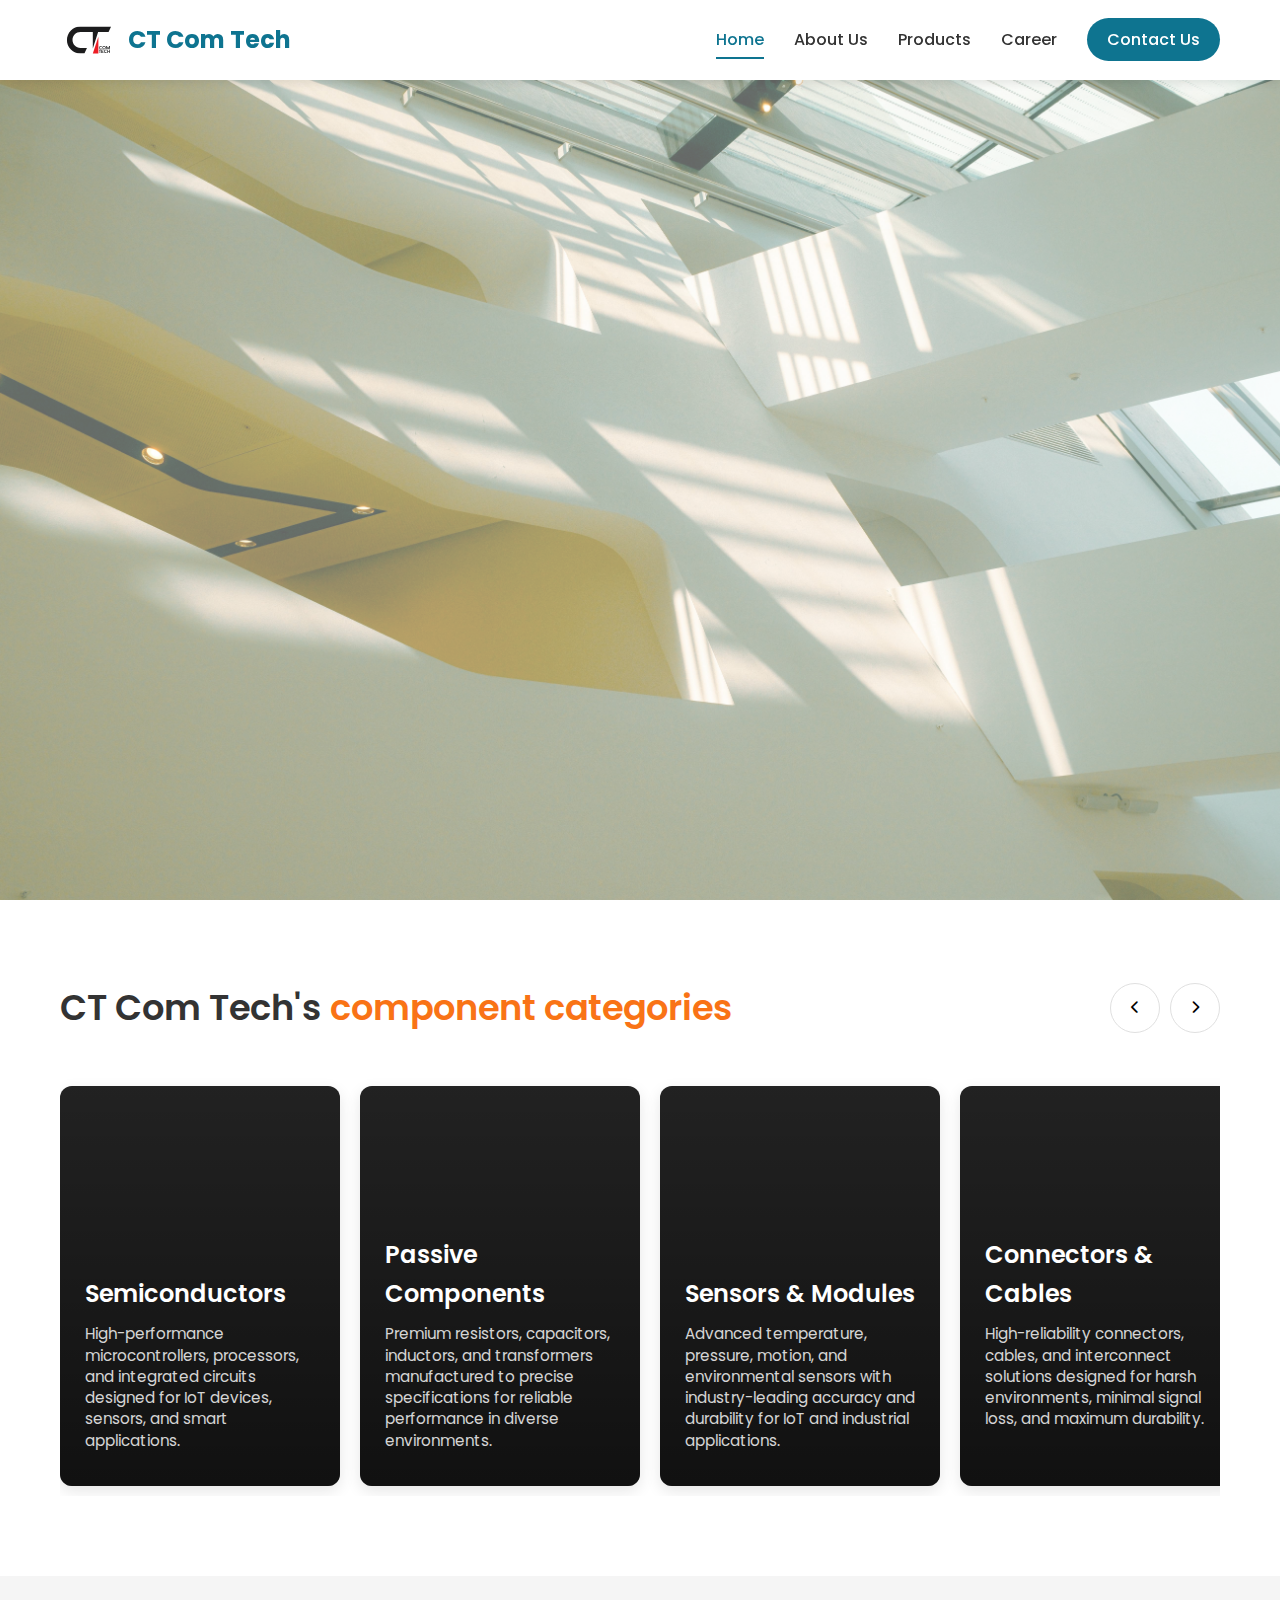
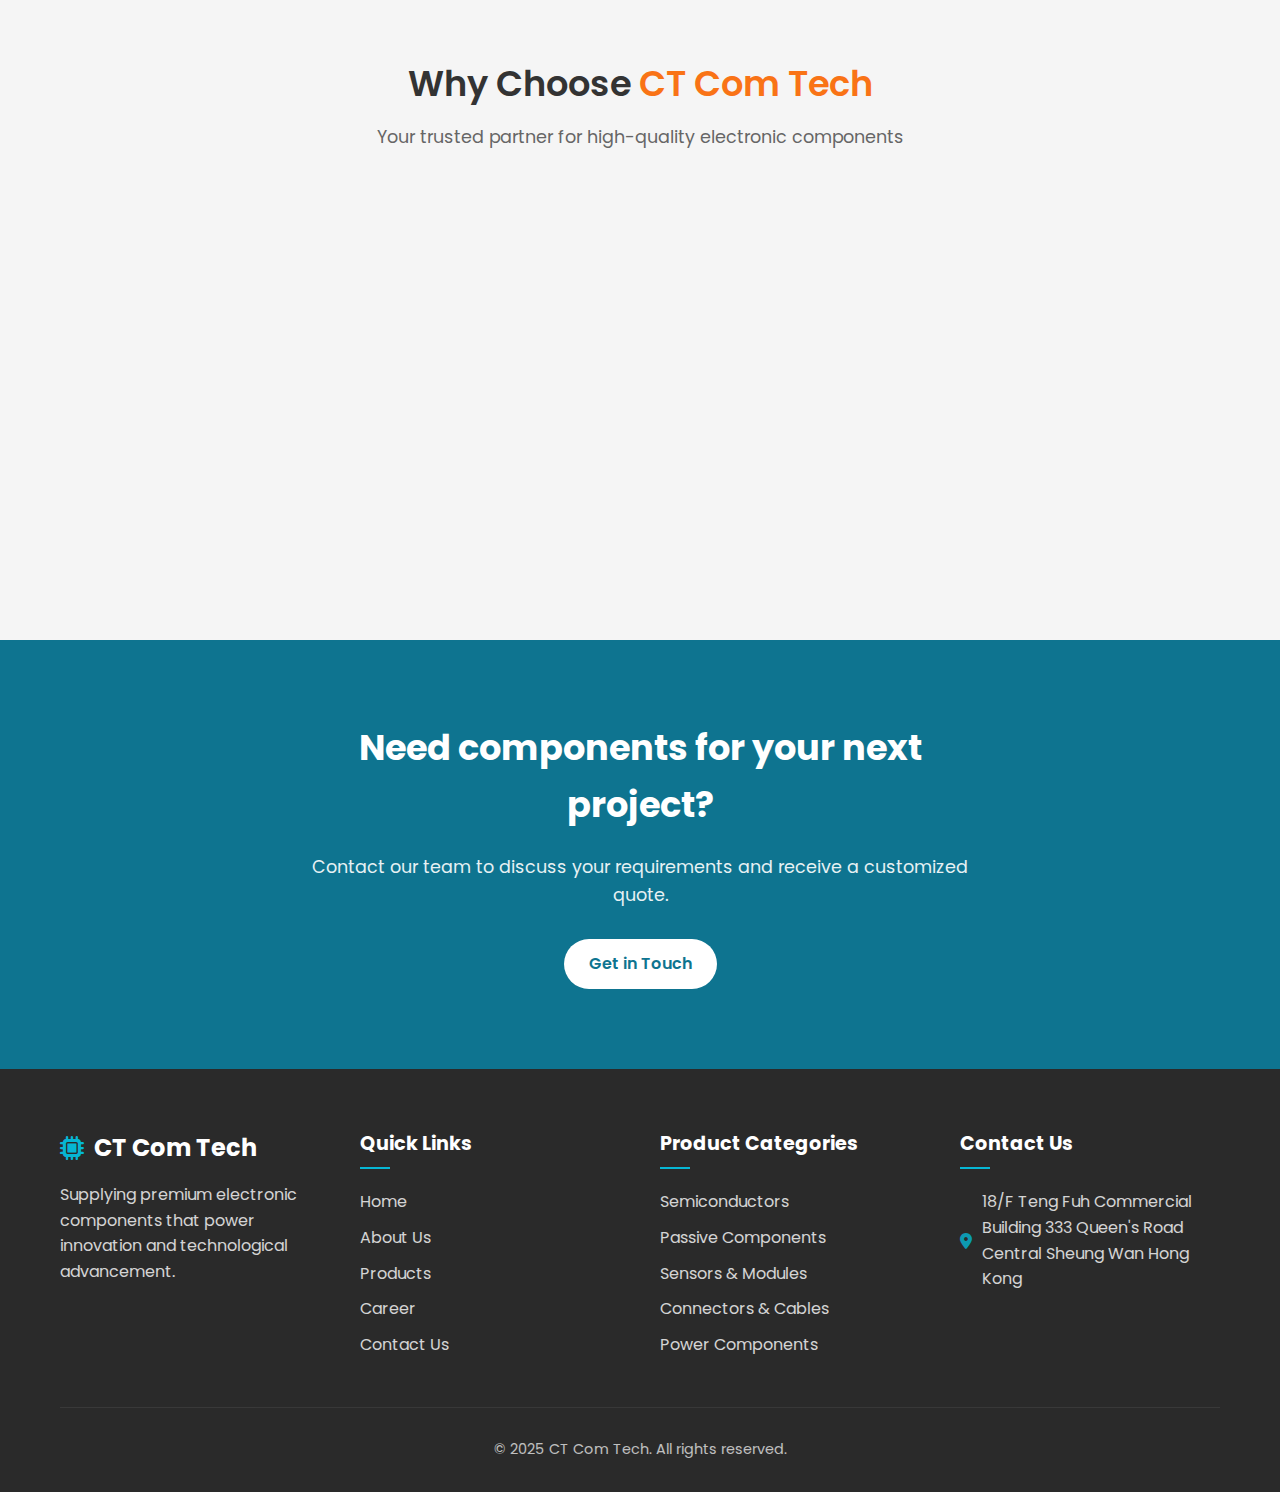
<file: index.html>
<!DOCTYPE html>
<html lang="en">
<head>
    <meta charset="UTF-8">
    <meta name="viewport" content="width=device-width, initial-scale=1.0">
    <title>CT Com Tech - Electronic Components</title>
    <link rel="stylesheet" href="css/style.css">
    <link rel="stylesheet" href="https://cdnjs.cloudflare.com/ajax/libs/font-awesome/6.4.0/css/all.min.css">
</head>
<body>
    <!-- Navbar -->
    <header class="navbar">
        <div class="container">
            <div class="logo">
                <a href="index.html">
                    <img src="img/CT Com Tech Logo.svg" alt="Home Logo">
                    <span>CT Com Tech</span>
                </a>
            </div>
            <nav class="nav-links">
                <ul>
                    <li><a href="index.html">Home</a></li>
                    <li><a href="about.html" class="active">About Us</a></li>
                    <li><a href="products.html">Products</a></li>
                    <li><a href="career.html">Career</a></li>
                    <li><a href="contact.html" class="contact-btn">Contact Us</a></li>
                </ul>
            </nav>
            <div class="hamburger">
                <div class="bar"></div>
                <div class="bar"></div>
                <div class="bar"></div>
            </div>
        </div>
    </header>

    <!-- Hero Section -->
    <section class="hero">
        <div class="container">
            <div class="hero-content">
                <h1>Premium Electronic Components for Advanced Applications</h1>
                <p>High-quality components that power innovation in IoT, industrial automation, and consumer electronics.</p>
                <div class="hero-buttons">
                    <a href="products.html" class="btn btn-primary">Explore Products</a>
                    <a href="contact.html" class="btn btn-secondary">Request Quote</a>
                </div>
            </div>
        </div>
        <div class="hero-bg"></div>
    </section>

    <!-- Solutions Section (Renamed in content to Product Categories) -->
    <section class="solutions">
        <div class="container">
            <div class="section-header">
                <h2>CT Com Tech's <span>component categories</span></h2>
                <div class="navigation-arrows">
                    <button class="arrow prev-arrow"><i class="fas fa-chevron-left"></i></button>
                    <button class="arrow next-arrow"><i class="fas fa-chevron-right"></i></button>
                </div>
            </div>

            <div class="solutions-slider">
                <div class="solution-card" data-bg="img/semiconductors-bg.jpg">
                    <div class="solution-content">
                        <h3>Semiconductors</h3>
                        <p>High-performance microcontrollers, processors, and integrated circuits designed for IoT devices, sensors, and smart applications.</p>
                        <a href="products.html#semiconductors" class="learn-more">
                            EXPLORE RANGE <i class="fas fa-arrow-right"></i>
                        </a>
                    </div>
                </div>
                
                <div class="solution-card" data-bg="img/passive-components-bg.jpg">
                    <div class="solution-content">
                        <h3>Passive Components</h3>
                        <p>Premium resistors, capacitors, inductors, and transformers manufactured to precise specifications for reliable performance in diverse environments.</p>
                        <a href="products.html#passive-components" class="learn-more">
                            EXPLORE RANGE <i class="fas fa-arrow-right"></i>
                        </a>
                    </div>
                </div>
                
                <div class="solution-card" data-bg="img/sensors-bg.jpg">
                    <div class="solution-content">
                        <h3>Sensors & Modules</h3>
                        <p>Advanced temperature, pressure, motion, and environmental sensors with industry-leading accuracy and durability for IoT and industrial applications.</p>
                        <a href="products/products.html#sensors" class="learn-more">
                            EXPLORE RANGE <i class="fas fa-arrow-right"></i>
                        </a>
                    </div>
                </div>
                
                <div class="solution-card" data-bg="img/connectors-bg.jpg">
                    <div class="solution-content">
                        <h3>Connectors & Cables</h3>
                        <p>High-reliability connectors, cables, and interconnect solutions designed for harsh environments, minimal signal loss, and maximum durability.</p>
                        <a href="products/products.html#connectors" class="learn-more">
                            EXPLORE RANGE <i class="fas fa-arrow-right"></i>
                        </a>
                    </div>
                </div>

                <div class="solution-card" data-bg="img/power-components-bg.jpg">
                    <div class="solution-content">
                        <h3>Power Components</h3>
                        <p>Energy-efficient power supplies, voltage regulators, converters, and battery management solutions for electronic devices and systems.</p>
                        <a href="products.html#power-components" class="learn-more">
                            EXPLORE RANGE <i class="fas fa-arrow-right"></i>
                        </a>
                    </div>
                </div>
            </div>
        </div>
        <div class="solution-bg"></div>
    </section>

    <!-- Features Section -->
    <section class="features">
        <div class="container">
            <div class="section-header centered">
                <h2>Why Choose <span>CT Com Tech</span></h2>
                <p>Your trusted partner for high-quality electronic components</p>
            </div>
            
            <div class="features-grid">
                <div class="feature-item">
                    <div class="feature-icon">
                        <i class="fas fa-certificate"></i>
                    </div>
                    <h3>Certified Quality</h3>
                    <p>All components meet or exceed industry standards with ISO 9001 certification and rigorous quality control processes.</p>
                </div>
                
                <div class="feature-item">
                    <div class="feature-icon">
                        <i class="fas fa-shipping-fast"></i>
                    </div>
                    <h3>Global Supply Chain</h3>
                    <p>Reliable sourcing and efficient logistics ensuring timely delivery of components anywhere in the world.</p>
                </div>
                
                <div class="feature-item">
                    <div class="feature-icon">
                        <i class="fas fa-tools"></i>
                    </div>
                    <h3>Technical Support</h3>
                    <p>Expert engineering assistance to help select the right components for your specific application needs.</p>
                </div>
                
                <div class="feature-item">
                    <div class="feature-icon">
                        <i class="fas fa-layer-group"></i>
                    </div>
                    <h3>Custom Solutions</h3>
                    <p>Tailored component specifications and packaging options to meet unique project requirements.</p>
                </div>
            </div>
        </div>
    </section>

    <!-- CTA Section -->
    <section class="cta">
        <div class="container">
            <div class="cta-content">
                <h2>Need components for your next project?</h2>
                <p>Contact our team to discuss your requirements and receive a customized quote.</p>
                <a href="contact.html" class="btn btn-primary">Get in Touch</a>
            </div>
        </div>
    </section>

    <!-- Footer -->
    <footer>
        <div class="container">
            <div class="footer-grid">
                <div class="footer-about">
                    <div class="footer-logo">
                        <i class="fas fa-microchip"></i>
                        <span>CT Com Tech</span>
                    </div>
                    <p>Supplying premium electronic components that power innovation and technological advancement.</p>
                </div>
                
                <div class="footer-links">
                    <h3>Quick Links</h3>
                    <ul>
                        <li><a href="index.html">Home</a></li>
                        <li><a href="about.html">About Us</a></li>
                        <li><a href="products.html">Products</a></li>
                        <li><a href="career.html">Career</a></li>
                        <li><a href="contact.html">Contact Us</a></li>
                    </ul>
                </div>
                
                <div class="footer-solutions">
                    <h3>Product Categories</h3>
                    <ul>
                        <li><a href="products.html#semiconductors">Semiconductors</a></li>
                        <li><a href="products.html#passive-components">Passive Components</a></li>
                        <li><a href="products.html#sensors">Sensors & Modules</a></li>
                        <li><a href="products.html#connectors">Connectors & Cables</a></li>
                        <li><a href="products.html#power-components">Power Components</a></li>
                    </ul>
                </div>
                
                <div class="footer-contact">
                    <h3>Contact Us</h3>
                    <p><i class="fas fa-map-marker-alt"></i> 18/F Teng Fuh Commercial Building 333 Queen's Road Central Sheung Wan Hong Kong</p>
                </div>
            </div>
            
            <div class="footer-bottom">
                <p>&copy; 2025 CT Com Tech. All rights reserved.</p>
            </div>
        </div>
    </footer>

    <script src="js/script.js"></script>
</body>
</html>
</file>
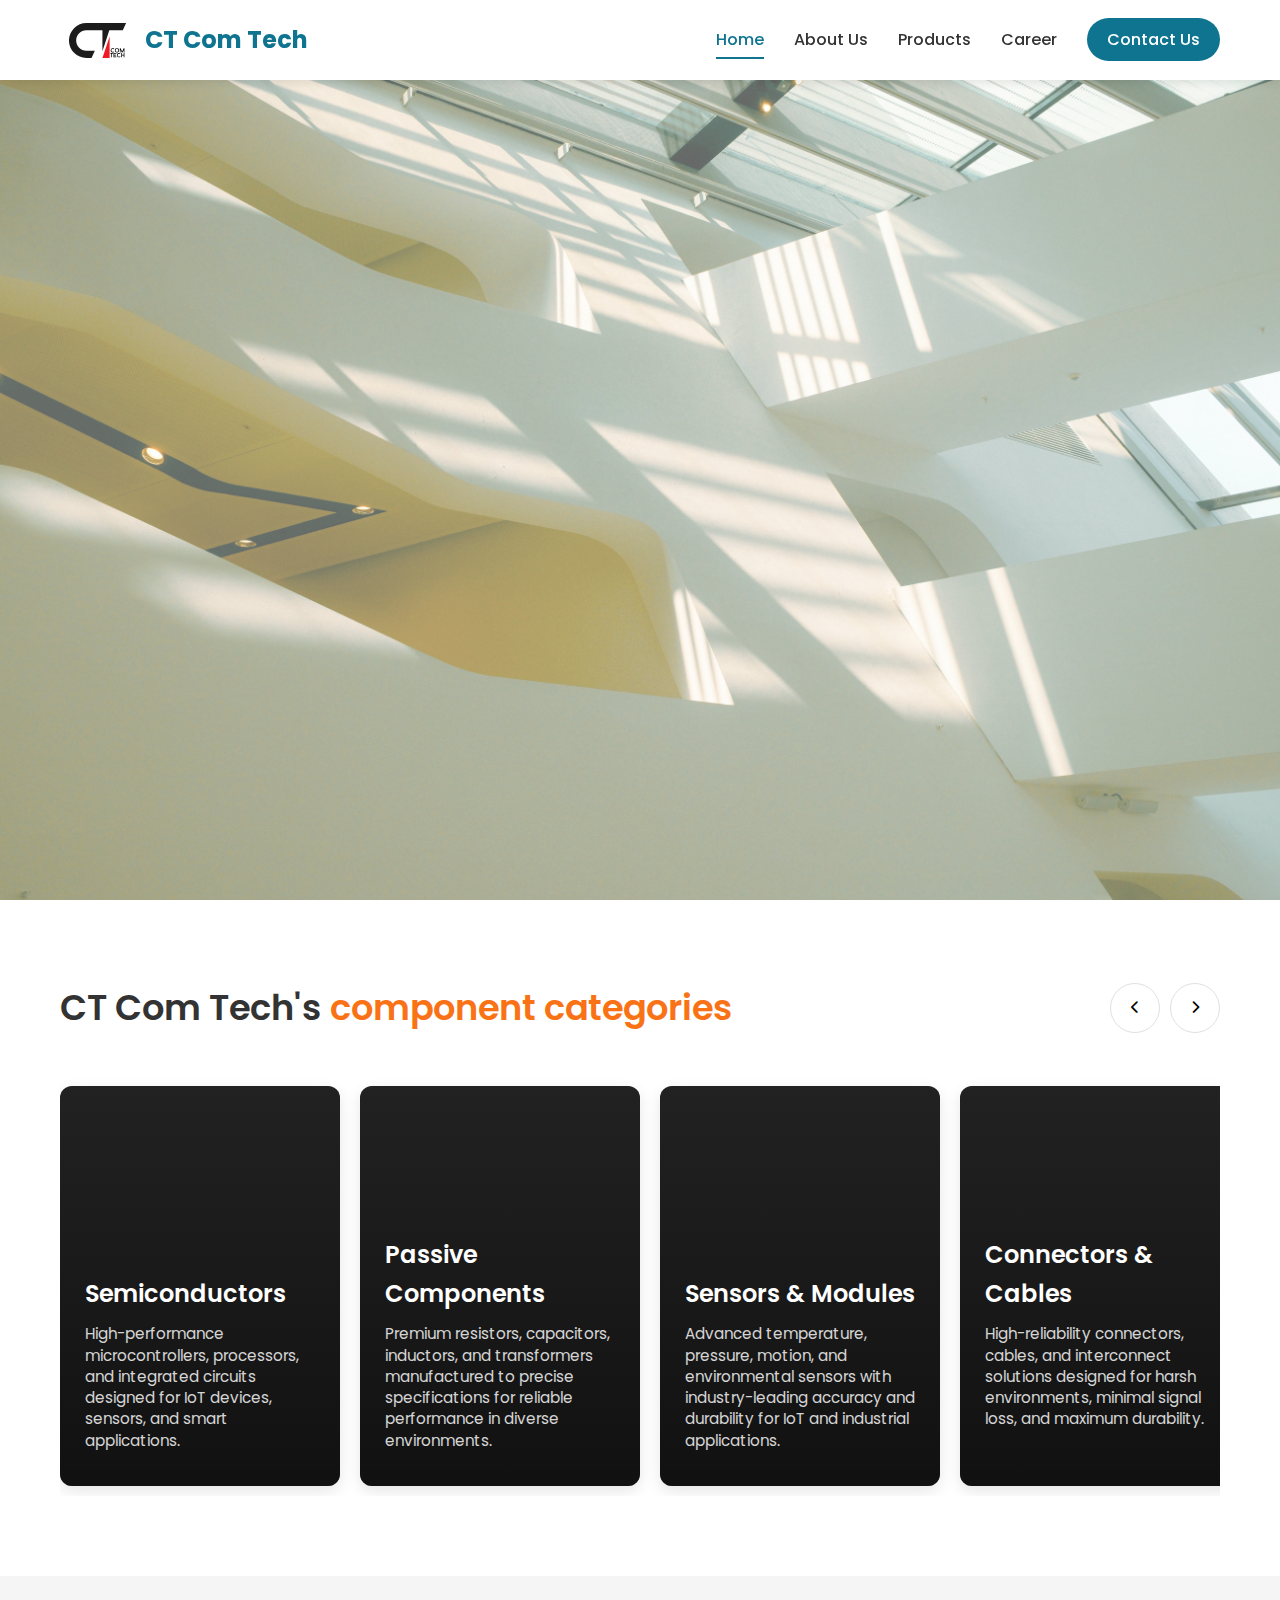
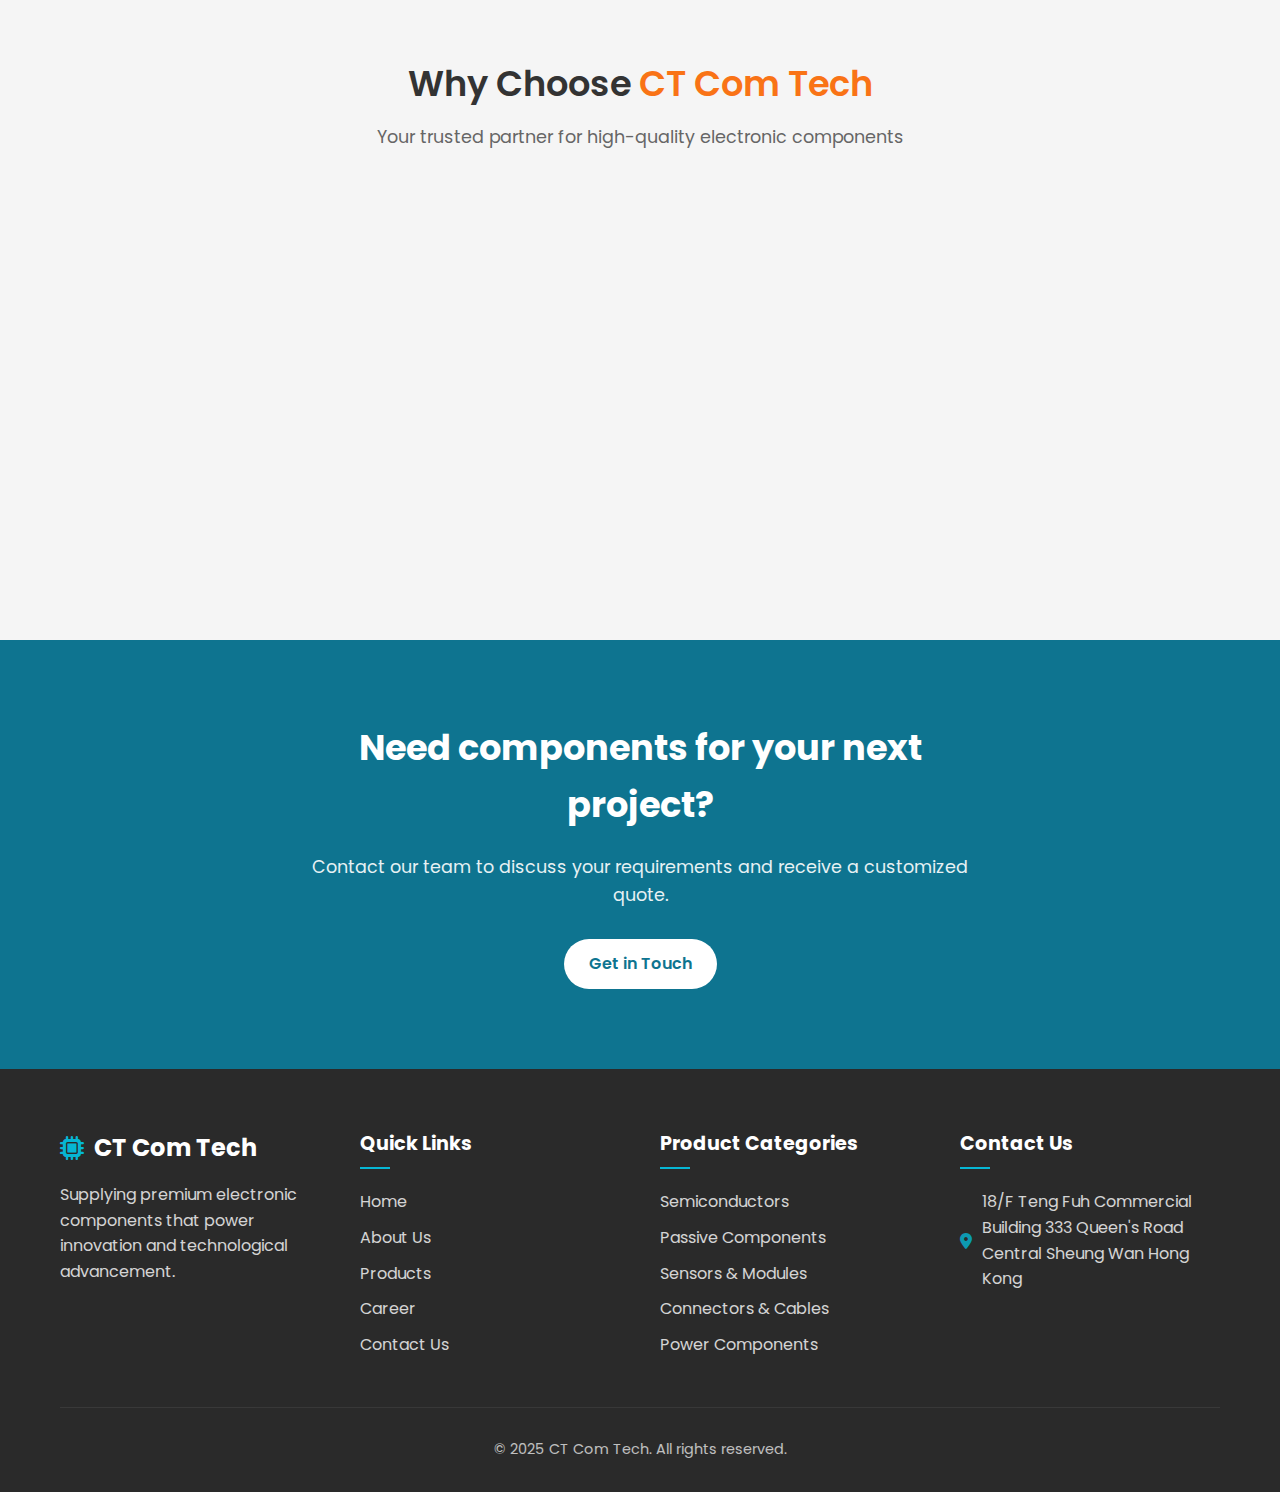
<file: index/index.html>
<!DOCTYPE html>
<html lang="en">
<head>
    <meta charset="UTF-8">
    <meta name="viewport" content="width=device-width, initial-scale=1.0">
    <title>CT Com Tech - Electronic Components</title>
    <link rel="stylesheet" href="style.css">
    <link rel="stylesheet" href="https://cdnjs.cloudflare.com/ajax/libs/font-awesome/6.4.0/css/all.min.css">
</head>
<body>
    <!-- Navbar -->
    <header class="navbar">
        <div class="container">
            <div class="logo">
                <a href="index.html">
                    <img src="../img/CT Com Tech Logo.svg" alt="Home Logo">
                    <span>CT Com Tech</span>
                </a>
            </div>
            <nav class="nav-links">
                <ul>
                    <li><a href="index.html" class="active">Home</a></li>
                    <li><a href="../about/about.html">About Us</a></li>
                    <li><a href="../products/products.html">Products</a></li>
                    <li><a href="../career/career.html">Career</a></li>
                    <li><a href="../contact/contact.html" class="contact-btn">Contact Us</a></li>
                </ul>
            </nav>
            <div class="hamburger">
                <div class="bar"></div>
                <div class="bar"></div>
                <div class="bar"></div>
            </div>
        </div>
    </header>

    <!-- Hero Section -->
    <section class="hero">
        <div class="container">
            <div class="hero-content">
                <h1>Premium Electronic Components for Advanced Applications</h1>
                <p>High-quality components that power innovation in IoT, industrial automation, and consumer electronics.</p>
                <div class="hero-buttons">
                    <a href="../products/products.html" class="btn btn-primary">Explore Products</a>
                    <a href="../contact/contact.html" class="btn btn-secondary">Request Quote</a>
                </div>
            </div>
        </div>
        <div class="hero-bg"></div>
    </section>

    <!-- Solutions Section (Renamed in content to Product Categories) -->
    <section class="solutions">
        <div class="container">
            <div class="section-header">
                <h2>CT Com Tech's <span>component categories</span></h2>
                <div class="navigation-arrows">
                    <button class="arrow prev-arrow"><i class="fas fa-chevron-left"></i></button>
                    <button class="arrow next-arrow"><i class="fas fa-chevron-right"></i></button>
                </div>
            </div>

            <div class="solutions-slider">
                <div class="solution-card" data-bg="../img/semiconductors-bg.jpg">
                    <div class="solution-content">
                        <h3>Semiconductors</h3>
                        <p>High-performance microcontrollers, processors, and integrated circuits designed for IoT devices, sensors, and smart applications.</p>
                        <a href="../products/products.html#semiconductors" class="learn-more">
                            EXPLORE RANGE <i class="fas fa-arrow-right"></i>
                        </a>
                    </div>
                </div>
                
                <div class="solution-card" data-bg="../img/passive-components-bg.jpg">
                    <div class="solution-content">
                        <h3>Passive Components</h3>
                        <p>Premium resistors, capacitors, inductors, and transformers manufactured to precise specifications for reliable performance in diverse environments.</p>
                        <a href="../products/products.html#passive-components" class="learn-more">
                            EXPLORE RANGE <i class="fas fa-arrow-right"></i>
                        </a>
                    </div>
                </div>
                
                <div class="solution-card" data-bg="../img/sensors-bg.jpg">
                    <div class="solution-content">
                        <h3>Sensors & Modules</h3>
                        <p>Advanced temperature, pressure, motion, and environmental sensors with industry-leading accuracy and durability for IoT and industrial applications.</p>
                        <a href="../products/products.html#sensors" class="learn-more">
                            EXPLORE RANGE <i class="fas fa-arrow-right"></i>
                        </a>
                    </div>
                </div>
                
                <div class="solution-card" data-bg="../img/connectors-bg.jpg">
                    <div class="solution-content">
                        <h3>Connectors & Cables</h3>
                        <p>High-reliability connectors, cables, and interconnect solutions designed for harsh environments, minimal signal loss, and maximum durability.</p>
                        <a href="../products/products.html#connectors" class="learn-more">
                            EXPLORE RANGE <i class="fas fa-arrow-right"></i>
                        </a>
                    </div>
                </div>

                <div class="solution-card" data-bg="../img/power-components-bg.jpg">
                    <div class="solution-content">
                        <h3>Power Components</h3>
                        <p>Energy-efficient power supplies, voltage regulators, converters, and battery management solutions for electronic devices and systems.</p>
                        <a href="../products/products.html#power-components" class="learn-more">
                            EXPLORE RANGE <i class="fas fa-arrow-right"></i>
                        </a>
                    </div>
                </div>
            </div>
        </div>
        <div class="solution-bg"></div>
    </section>

    <!-- Features Section -->
    <section class="features">
        <div class="container">
            <div class="section-header centered">
                <h2>Why Choose <span>CT Com Tech</span></h2>
                <p>Your trusted partner for high-quality electronic components</p>
            </div>
            
            <div class="features-grid">
                <div class="feature-item">
                    <div class="feature-icon">
                        <i class="fas fa-certificate"></i>
                    </div>
                    <h3>Certified Quality</h3>
                    <p>All components meet or exceed industry standards with ISO 9001 certification and rigorous quality control processes.</p>
                </div>
                
                <div class="feature-item">
                    <div class="feature-icon">
                        <i class="fas fa-shipping-fast"></i>
                    </div>
                    <h3>Global Supply Chain</h3>
                    <p>Reliable sourcing and efficient logistics ensuring timely delivery of components anywhere in the world.</p>
                </div>
                
                <div class="feature-item">
                    <div class="feature-icon">
                        <i class="fas fa-tools"></i>
                    </div>
                    <h3>Technical Support</h3>
                    <p>Expert engineering assistance to help select the right components for your specific application needs.</p>
                </div>
                
                <div class="feature-item">
                    <div class="feature-icon">
                        <i class="fas fa-layer-group"></i>
                    </div>
                    <h3>Custom Solutions</h3>
                    <p>Tailored component specifications and packaging options to meet unique project requirements.</p>
                </div>
            </div>
        </div>
    </section>

    <!-- CTA Section -->
    <section class="cta">
        <div class="container">
            <div class="cta-content">
                <h2>Need components for your next project?</h2>
                <p>Contact our team to discuss your requirements and receive a customized quote.</p>
                <a href="../contact/contact.html" class="btn btn-primary">Get in Touch</a>
            </div>
        </div>
    </section>

    <!-- Footer -->
    <footer>
        <div class="container">
            <div class="footer-grid">
                <div class="footer-about">
                    <div class="footer-logo">
                        <i class="fas fa-microchip"></i>
                        <span>CT Com Tech</span>
                    </div>
                    <p>Supplying premium electronic components that power innovation and technological advancement.</p>
                </div>
                
                <div class="footer-links">
                    <h3>Quick Links</h3>
                    <ul>
                        <li><a href="index.html">Home</a></li>
                        <li><a href="../about/about.html">About Us</a></li>
                        <li><a href="../products/products.html">Products</a></li>
                        <li><a href="../career/career.html">Career</a></li>
                        <li><a href="../contact/contact.html">Contact Us</a></li>
                    </ul>
                </div>
                
                <div class="footer-solutions">
                    <h3>Product Categories</h3>
                    <ul>
                        <li><a href="../products/products.html#semiconductors">Semiconductors</a></li>
                        <li><a href="../products/products.html#passive-components">Passive Components</a></li>
                        <li><a href="../products/products.html#sensors">Sensors & Modules</a></li>
                        <li><a href="../products/products.html#connectors">Connectors & Cables</a></li>
                        <li><a href="../products/products.html#power-components">Power Components</a></li>
                    </ul>
                </div>
                
                <div class="footer-contact">
                    <h3>Contact Us</h3>
                    <p><i class="fas fa-map-marker-alt"></i> 18/F Teng Fuh Commercial Building 333 Queen's Road Central Sheung Wan Hong Kong</p>
                </div>
            </div>
            
            <div class="footer-bottom">
                <p>&copy; 2025 CT Com Tech. All rights reserved.</p>
            </div>
        </div>
    </footer>

    <script src="script.js"></script>
</body>
</html>
</file>
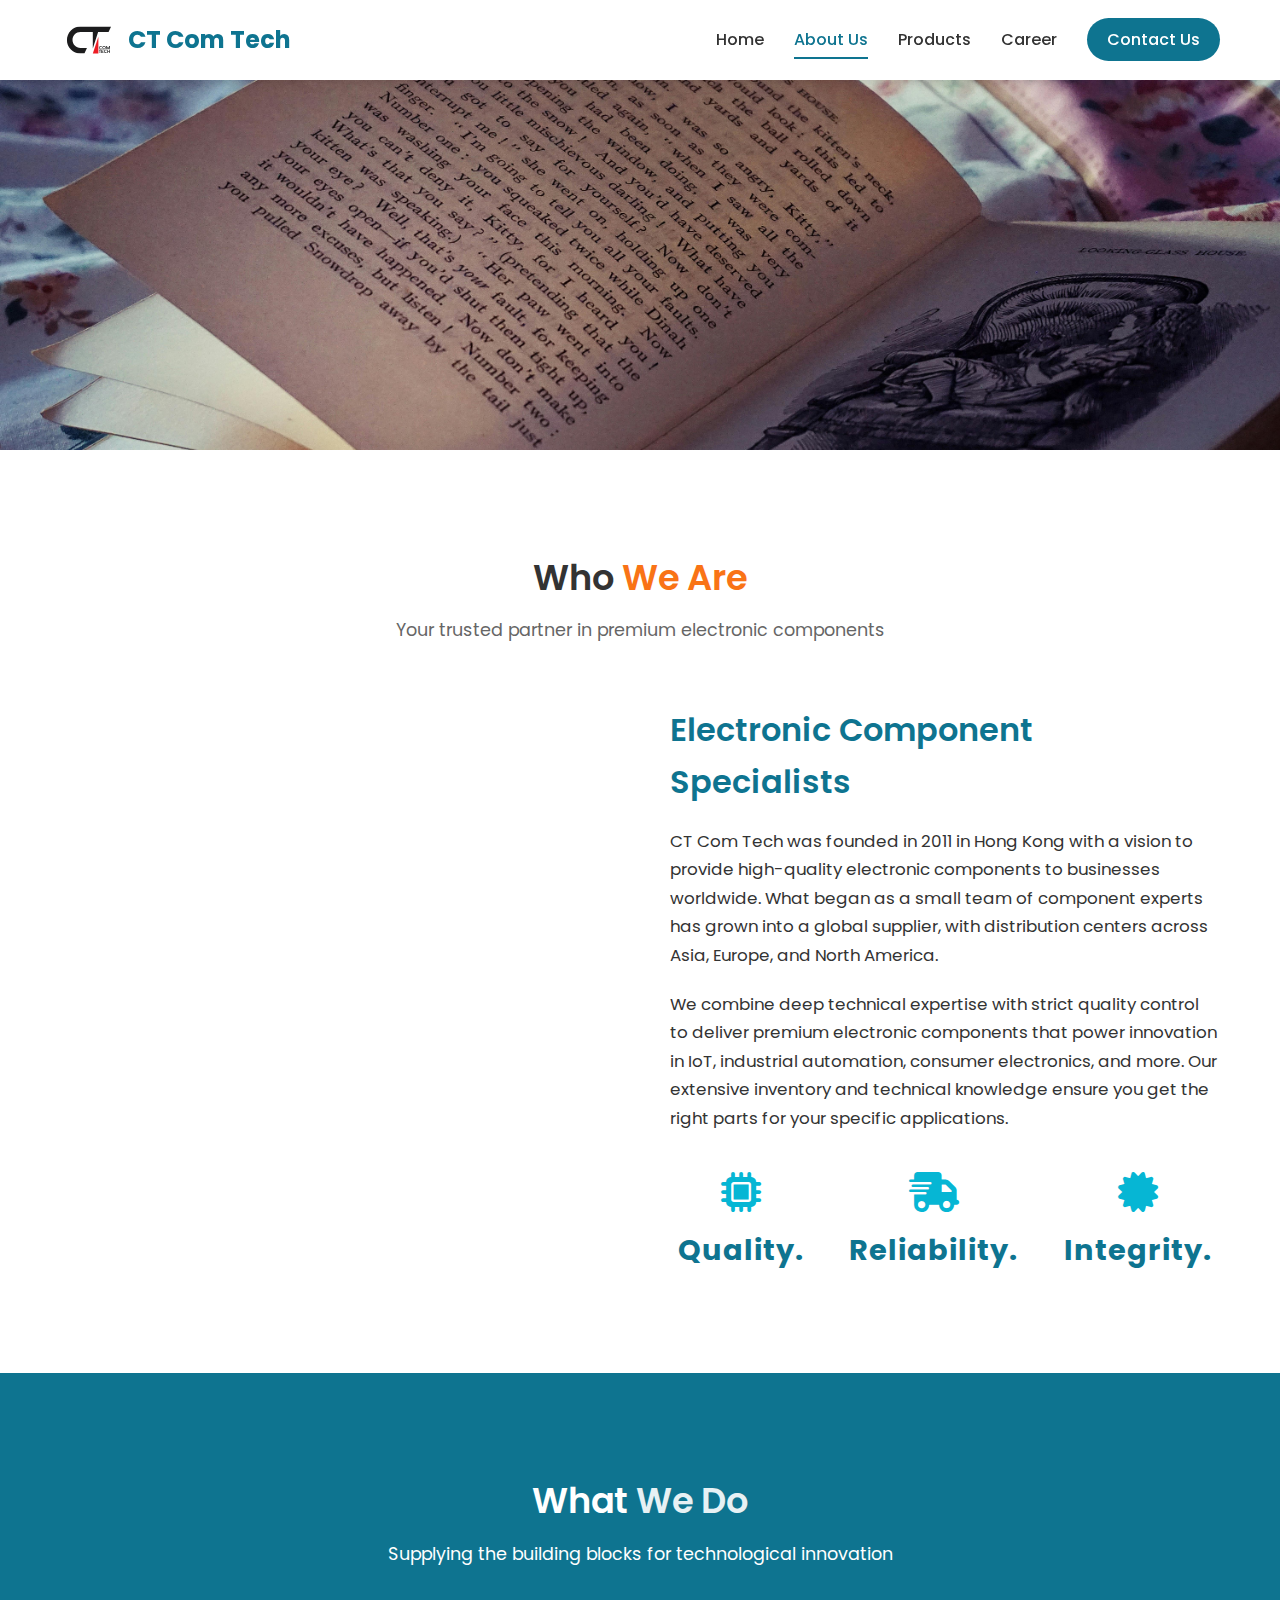
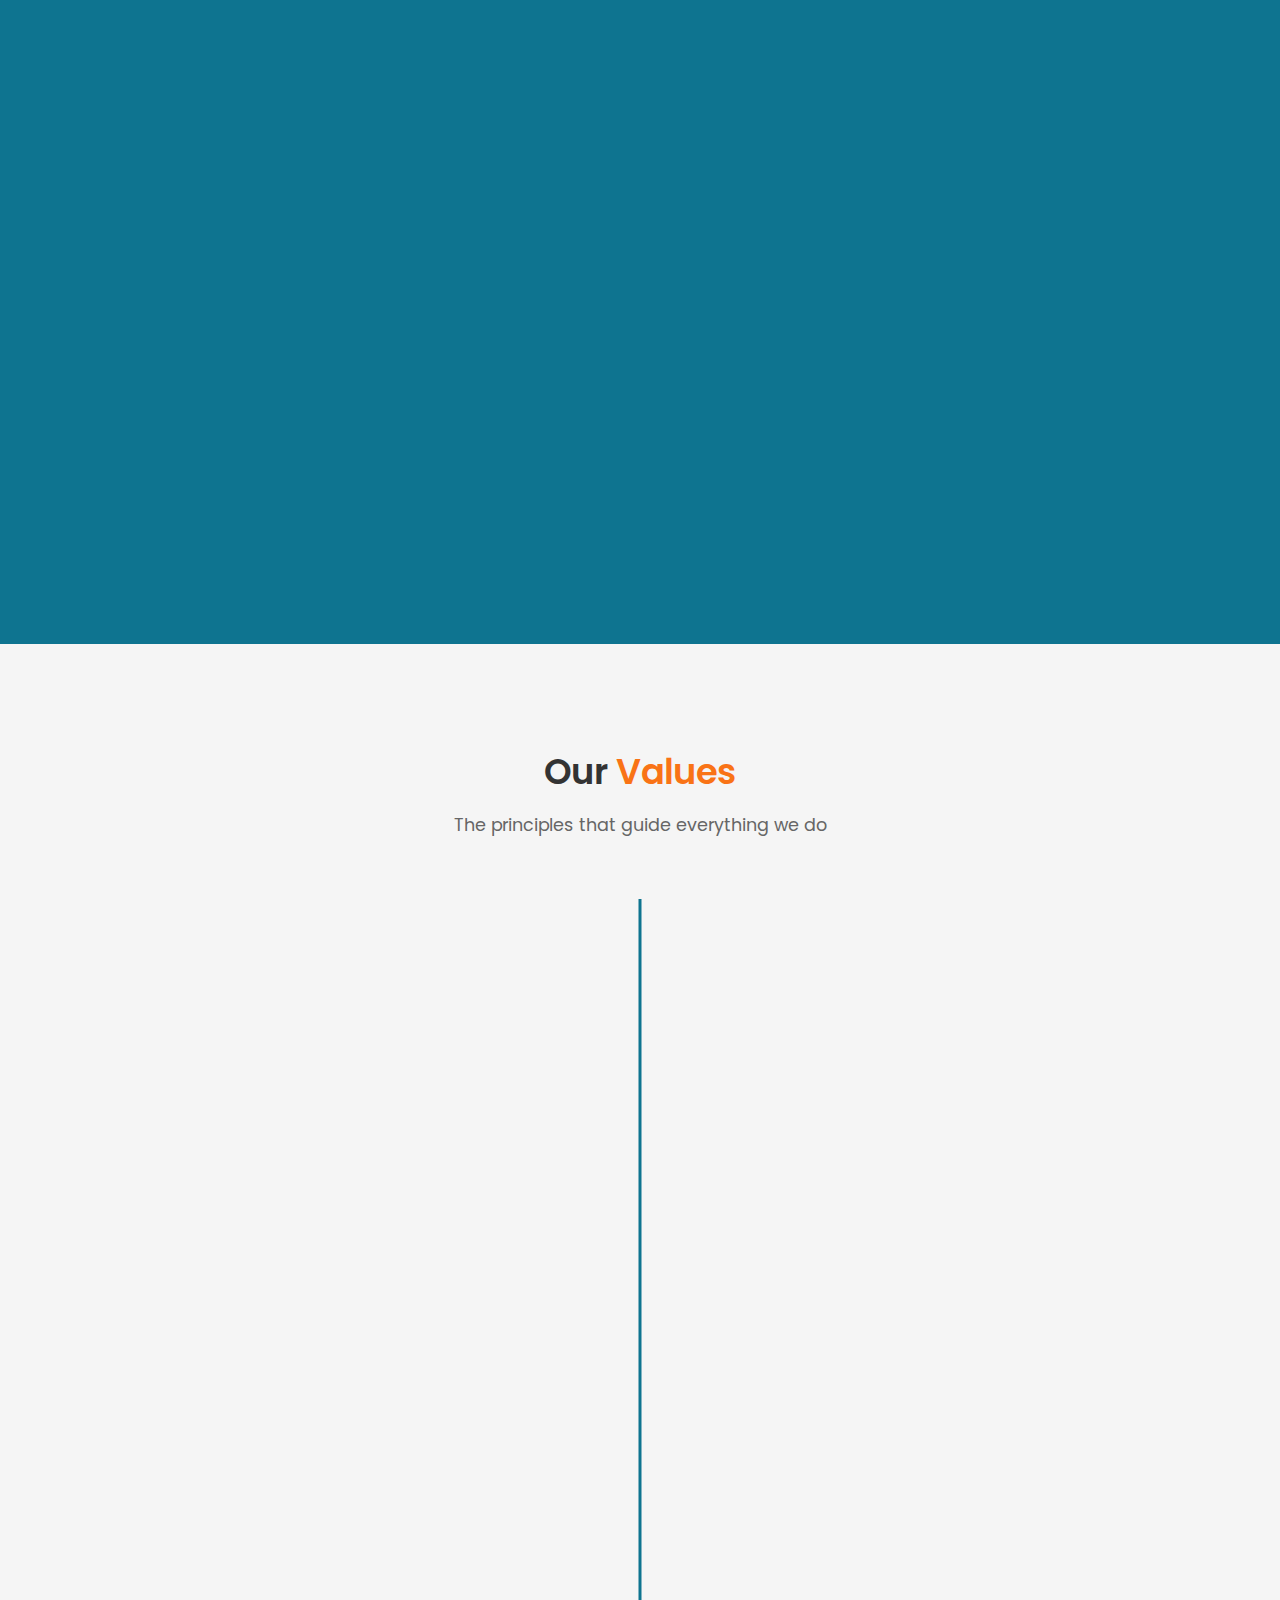
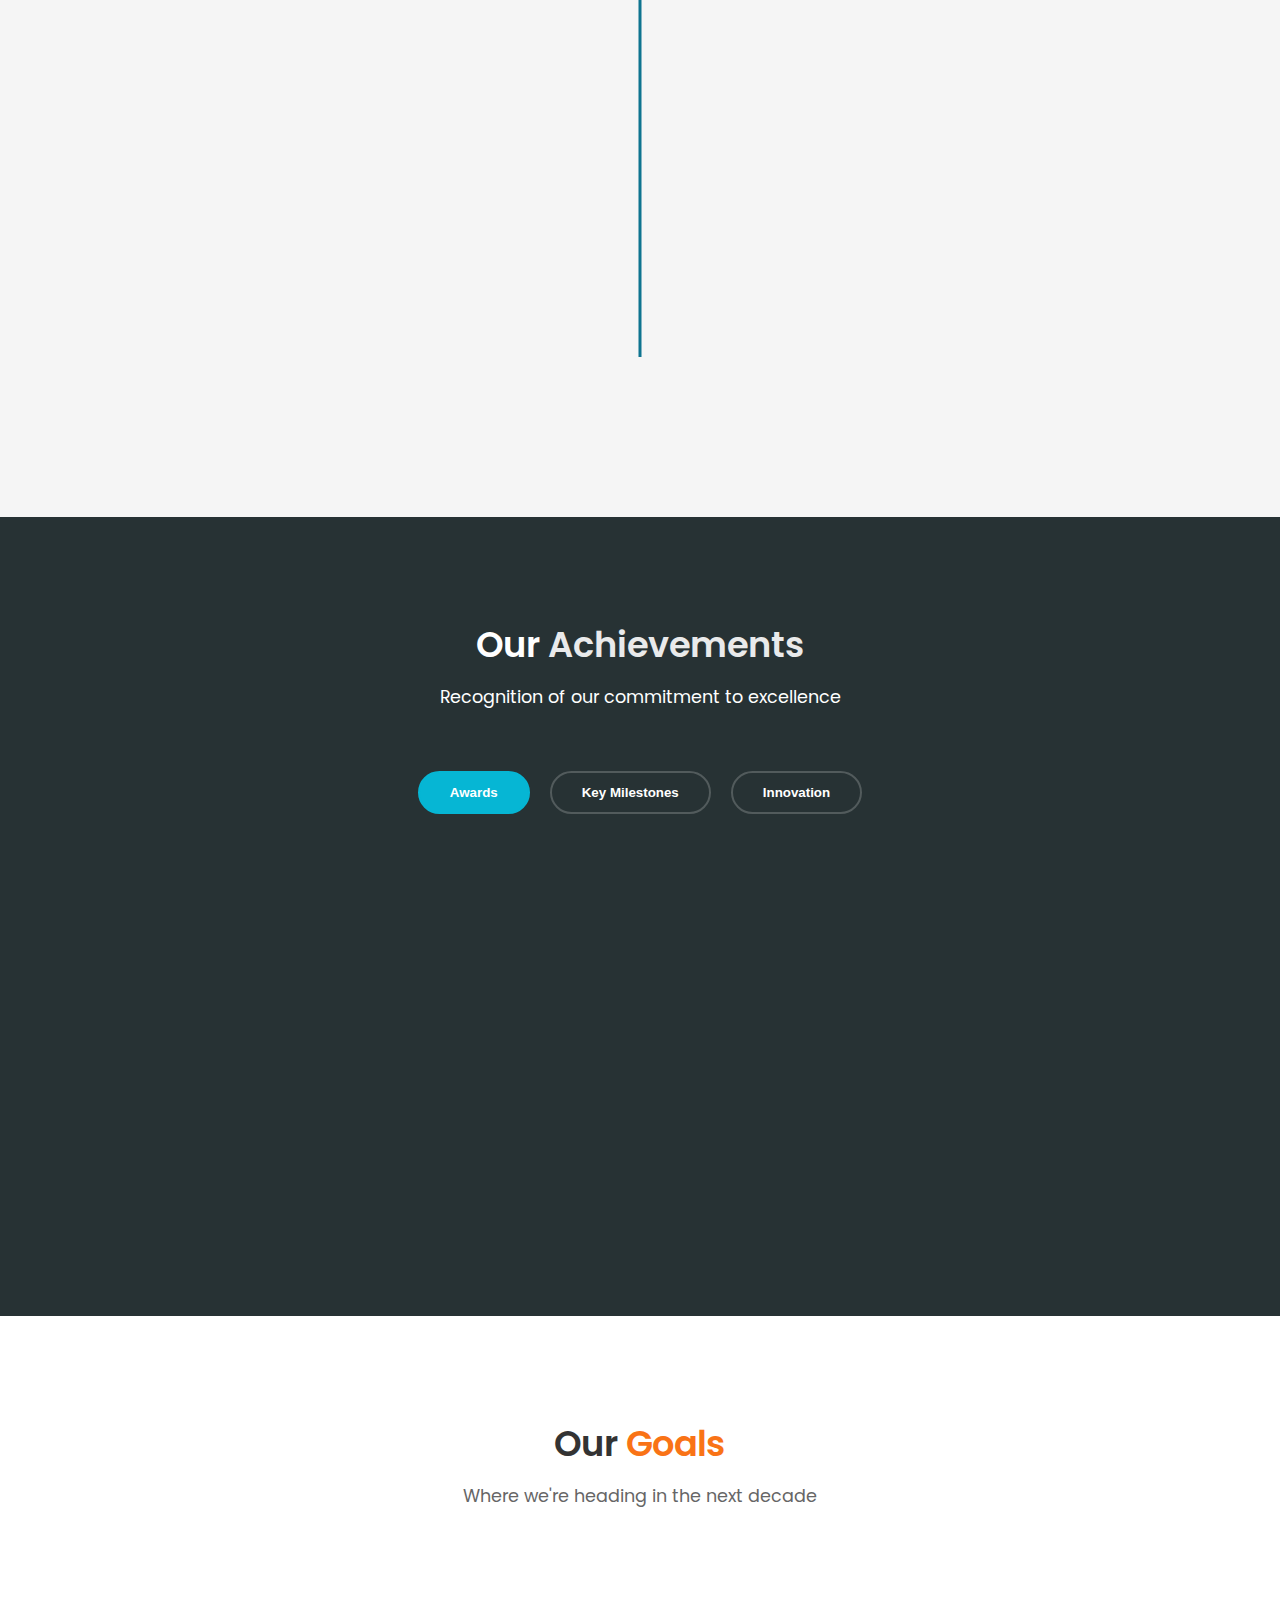
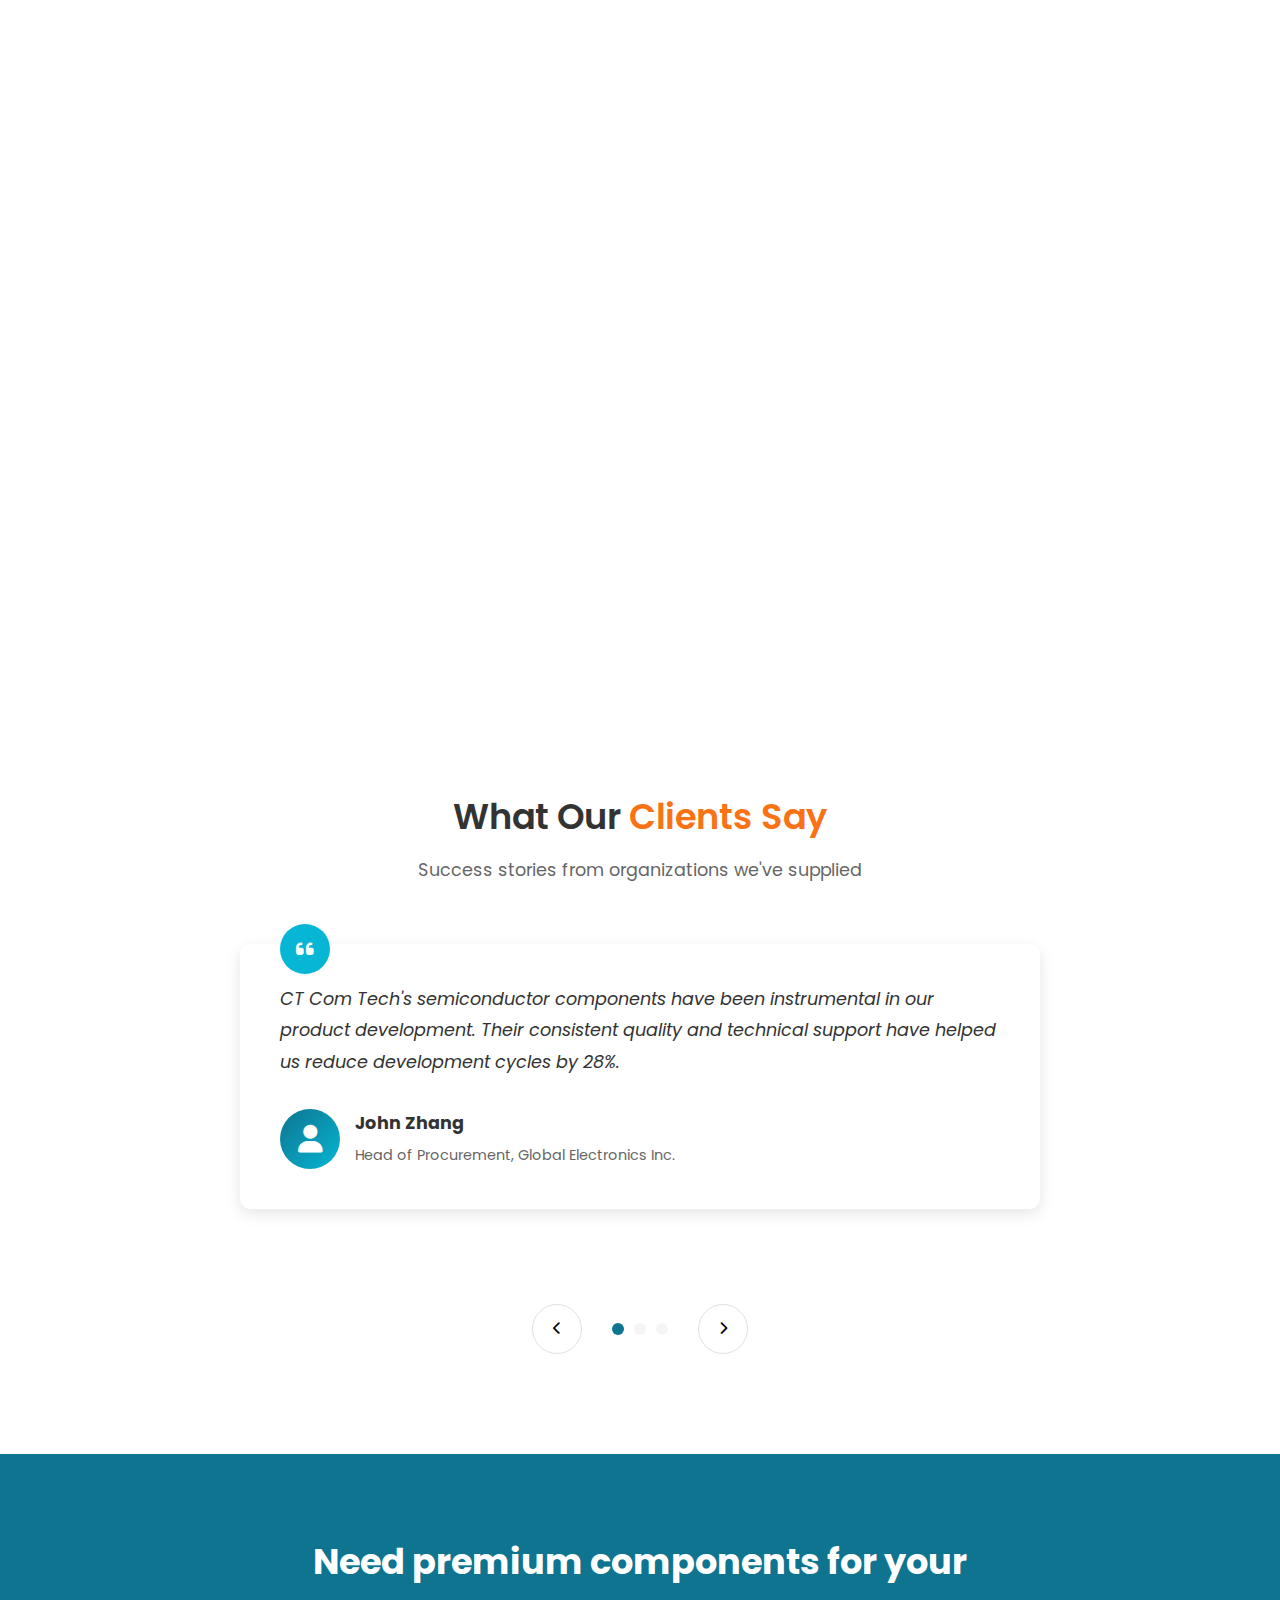
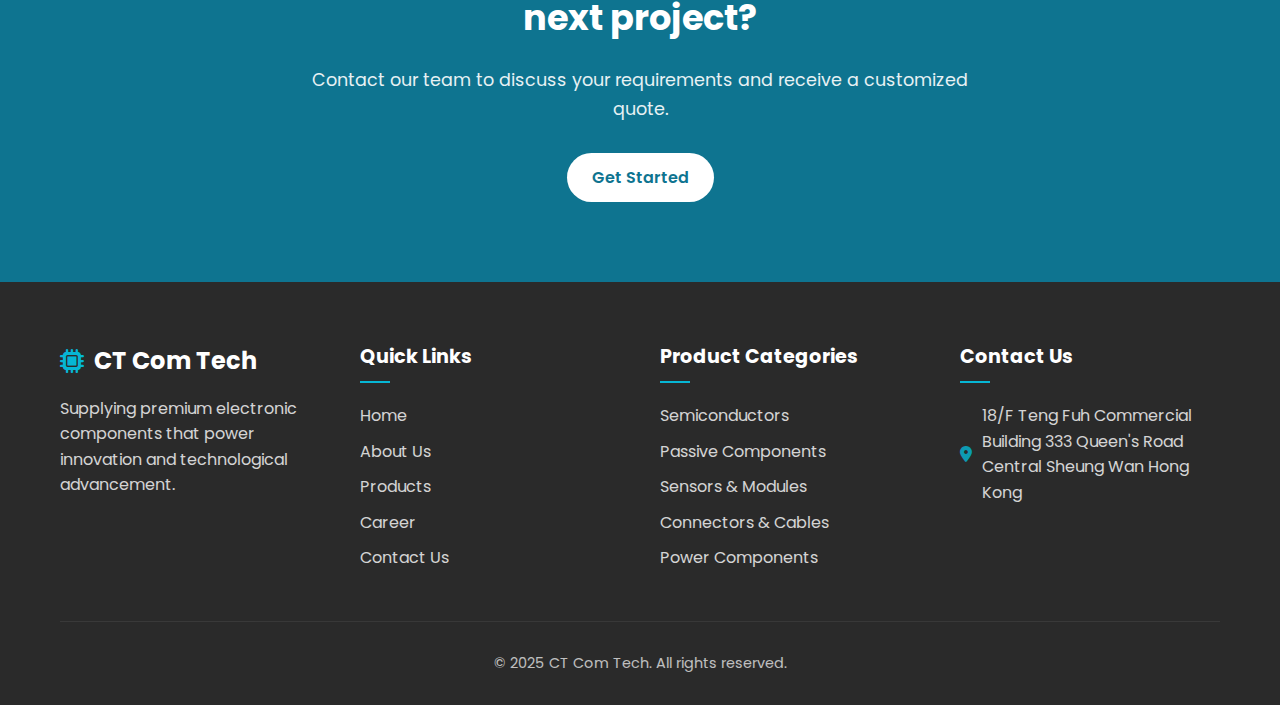
<file: about.html>
<!DOCTYPE html>
<html lang="en">
<head>
    <meta charset="UTF-8">
    <meta name="viewport" content="width=device-width, initial-scale=1.0">
    <title>CT Com Tech - About Us</title>
    <link rel="stylesheet" href="css/style.css">
    <link rel="stylesheet" href="css/about.css">
    <link rel="stylesheet" href="https://cdnjs.cloudflare.com/ajax/libs/font-awesome/6.4.0/css/all.min.css">
</head>
<body>
    <!-- Navbar -->
    <header class="navbar">
        <div class="container">
            <div class="logo">
                <a href="index.html">
                    <img src="img/CT Com Tech Logo.svg" alt="Home Logo">
                    <span>CT Com Tech</span>
                </a>
            </div>
            <nav class="nav-links">
                <ul>
                    <li><a href="index.html">Home</a></li>
                    <li><a href="about.html" class="active">About Us</a></li>
                    <li><a href="products.html">Products</a></li>
                    <li><a href="career.html">Career</a></li>
                    <li><a href="contact.html" class="contact-btn">Contact Us</a></li>
                </ul>
            </nav>
            <div class="hamburger">
                <div class="bar"></div>
                <div class="bar"></div>
                <div class="bar"></div>
            </div>
        </div>
    </header>

    <!-- Hero Section for About -->
    <section class="about-hero">
        <div class="container">
            <div class="about-hero-content">
                <h1>Our Story</h1>
                <p>Delivering premium electronic components since 2011</p>
            </div>
        </div>
        <div class="about-hero-bg"></div>
    </section>

    <!-- Who We Are Section -->
    <section class="who-we-are">
        <div class="container">
            <div class="section-header centered">
                <h2>Who <span>We Are</span></h2>
                <p>Your trusted partner in premium electronic components</p>
            </div>

            <div class="who-we-are-content">
                <div class="who-we-are-image" data-animate="left">
                    <img src="img/who-we-are.jpg" alt="CT Com Tech Office">
                    <div class="image-overlay">
                        <span>Est. 2011 in Hong Kong</span>
                    </div>
                </div>
                <div class="who-we-are-text" data-animate="right">
                    <h3>Electronic Component Specialists</h3>
                    <p>CT Com Tech was founded in 2011 in Hong Kong with a vision to provide high-quality electronic components to businesses worldwide. What began as a small team of component experts has grown into a global supplier, with distribution centers across Asia, Europe, and North America.</p>
                    <p>We combine deep technical expertise with strict quality control to deliver premium electronic components that power innovation in IoT, industrial automation, consumer electronics, and more. Our extensive inventory and technical knowledge ensure you get the right parts for your specific applications.</p>
                    <div class="motto-container">
                        <div class="motto-line">
                            <i class="fas fa-microchip"></i>
                            <span class="motto-text">Quality.</span>
                        </div>
                        <div class="motto-line">
                            <i class="fas fa-shipping-fast"></i>
                            <span class="motto-text">Reliability.</span>
                        </div>
                        <div class="motto-line">
                            <i class="fas fa-certificate"></i>
                            <span class="motto-text">Integrity.</span>
                        </div>
                    </div>
                </div>
            </div>
        </div>
    </section>

    <!-- What We Do Section -->
    <section class="what-we-do">
        <div class="container">
            <div class="section-header centered light">
                <h2>What <span>We Do</span></h2>
                <p>Supplying the building blocks for technological innovation</p>
            </div>

            <div class="service-cards">
                <div class="service-card" data-animate="up">
                    <div class="service-icon">
                        <i class="fas fa-microchip"></i>
                    </div>
                    <h3>Component Sourcing</h3>
                    <p>We source high-quality electronic components from trusted manufacturers worldwide, maintaining strict quality control and authentication processes to ensure genuine parts.</p>
                </div>

                <div class="service-card" data-animate="up" data-delay="200">
                    <div class="service-icon">
                        <i class="fas fa-box"></i>
                    </div>
                    <h3>Inventory Management</h3>
                    <p>Our comprehensive inventory system ensures consistent availability of both common and specialized components, with efficient logistics for quick delivery to your facility.</p>
                </div>

                <div class="service-card" data-animate="up" data-delay="400">
                    <div class="service-icon">
                        <i class="fas fa-tools"></i>
                    </div>
                    <h3>Technical Support</h3>
                    <p>Our engineering team provides expert guidance in component selection, offering technical specifications, compatibility information, and application recommendations.</p>
                </div>

                <div class="service-card" data-animate="up" data-delay="600">
                    <div class="service-icon">
                        <i class="fas fa-clipboard-check"></i>
                    </div>
                    <h3>Quality Assurance</h3>
                    <p>Every component undergoes rigorous quality testing and verification before shipping, ensuring you receive only reliable, high-performance parts that meet or exceed industry standards.</p>
                </div>
            </div>
        </div>
        <div class="what-we-do-bg"></div>
    </section>

    <!-- Our Values Section -->
    <section class="our-values">
        <div class="container">
            <div class="section-header centered">
                <h2>Our <span>Values</span></h2>
                <p>The principles that guide everything we do</p>
            </div>

            <div class="values-timeline">
                <div class="timeline-item" data-animate="fade">
                    <div class="timeline-icon">
                        <i class="fas fa-gem"></i>
                    </div>
                    <div class="timeline-content">
                        <h3>Quality</h3>
                        <p>We are committed to providing only the highest quality components, with rigorous testing and verification processes to ensure reliability and performance.</p>
                    </div>
                </div>

                <div class="timeline-item" data-animate="fade" data-delay="200">
                    <div class="timeline-icon">
                        <i class="fas fa-handshake"></i>
                    </div>
                    <div class="timeline-content">
                        <h3>Partnership</h3>
                        <p>We build long-term relationships with our clients, understanding their specific requirements and providing consistent support for their ongoing needs.</p>
                    </div>
                </div>

                <div class="timeline-item" data-animate="fade" data-delay="400">
                    <div class="timeline-icon">
                        <i class="fas fa-bolt"></i>
                    </div>
                    <div class="timeline-content">
                        <h3>Reliability</h3>
                        <p>Our clients depend on timely delivery and consistent inventory, which we ensure through efficient supply chain management and global distribution networks.</p>
                    </div>
                </div>

                <div class="timeline-item" data-animate="fade" data-delay="600">
                    <div class="timeline-icon">
                        <i class="fas fa-recycle"></i>
                    </div>
                    <div class="timeline-content">
                        <h3>Sustainability</h3>
                        <p>We prioritize environmentally responsible sourcing and packaging, while offering components that help our clients develop more energy-efficient products.</p>
                    </div>
                </div>
            </div>
        </div>
    </section>

    <!-- Our Achievements Section -->
    <section class="achievements">
        <div class="hexagon-bg"></div>
        <div class="container">
            <div class="section-header centered light">
                <h2>Our <span>Achievements</span></h2>
                <p>Recognition of our commitment to excellence</p>
            </div>

            <div class="achievements-tabs">
                <div class="tabs-nav">
                    <button class="tab-btn active" data-tab="awards">Awards</button>
                    <button class="tab-btn" data-tab="projects">Key Milestones</button>
                    <button class="tab-btn" data-tab="innovation">Innovation</button>
                </div>

                <div class="tabs-content">
                    <div class="tab-pane active" id="awards">
                        <div class="awards-grid">
                            <div class="award-item" data-animate="scale">
                                <div class="award-icon">
                                    <i class="fas fa-trophy"></i>
                                </div>
                                <div class="award-details">
                                    <h4>Asia Electronics Supplier Award</h4>
                                    <p>2024 - For excellence in semiconductor distribution</p>
                                </div>
                            </div>

                            <div class="award-item" data-animate="scale" data-delay="200">
                                <div class="award-icon">
                                    <i class="fas fa-medal"></i>
                                </div>
                                <div class="award-details">
                                    <h4>Hong Kong Business Excellence</h4>
                                    <p>2023 - Recognized for contribution to Hong Kong's electronics sector</p>
                                </div>
                            </div>

                            <div class="award-item" data-animate="scale" data-delay="400">
                                <div class="award-icon">
                                    <i class="fas fa-star"></i>
                                </div>
                                <div class="award-details">
                                    <h4>Global Supply Chain Reliability</h4>
                                    <p>2022 - For maintaining critical component supply during global shortages</p>
                                </div>
                            </div>

                            <div class="award-item" data-animate="scale" data-delay="600">
                                <div class="award-icon">
                                    <i class="fas fa-award"></i>
                                </div>
                                <div class="award-details">
                                    <h4>Quality Control Excellence</h4>
                                    <p>2020 - For industry-leading component testing standards</p>
                                </div>
                            </div>
                        </div>
                    </div>

                    <div class="tab-pane" id="projects">
                        <div class="projects-showcase">
                            <div class="project-item">
                                <div class="project-image">
                                    <img src="img/port.jpg" alt="Global Distribution">
                                </div>
                                <div class="project-info">
                                    <h4>Global Distribution Network</h4>
                                    <p>Established distribution centers across 15 countries, enabling same-day shipping to major technology hubs and reducing delivery times by 40% for international clients.</p>
                                </div>
                            </div>

                            <div class="project-item">
                                <div class="project-image">
                                    <img src="img/healthcare-monitor.jpg" alt="Medical-Grade Components">
                                </div>
                                <div class="project-info">
                                    <h4>Medical-Grade Component Division</h4>
                                    <p>Launched specialized medical components division supplying critical parts for healthcare devices across Asia, with ISO 13485 certification for medical device components.</p>
                                </div>
                            </div>

                            <div class="project-item">
                                <div class="project-image">
                                    <img src="img/inventory-management.jpg" alt="Inventory Management System">
                                </div>
                                <div class="project-info">
                                    <h4>Advanced Inventory Management</h4>
                                    <p>Implemented AI-powered inventory forecasting system that maintains 99.8% component availability while reducing warehousing costs by 23% across our global facilities.</p>
                                </div>
                            </div>
                        </div>
                    </div>

                    <div class="tab-pane" id="innovation">
                        <div class="innovation-showcase">
                            <div class="innovation-text">
                                <h3>Leading the Component Industry</h3>
                                <p>At CT Com Tech, innovation drives our approach to component sourcing, quality control, and customer support. Our technical team continually evaluates emerging component technologies to ensure our clients have access to cutting-edge parts.</p>
                                <ul class="innovation-list">
                                    <li><i class="fas fa-check-circle"></i> Pioneered advanced component authentication system to eliminate counterfeits</li>
                                    <li><i class="fas fa-check-circle"></i> Developed customized packaging solutions for sensitive components</li>
                                    <li><i class="fas fa-check-circle"></i> Created industry-leading database of component specifications and compatibility</li>
                                    <li><i class="fas fa-check-circle"></i> Implemented automated quality testing for 100% component verification</li>
                                </ul>
                                <p>Our component testing laboratory in Hong Kong ensures that every part we supply meets rigorous performance and reliability standards before reaching our customers.</p>
                            </div>
                            <div class="innovation-image">
                                <img src="img/innovation-lab.jpg" alt="Component Testing Lab">
                            </div>
                        </div>
                    </div>
                </div>
            </div>
        </div>
    </section>

    <!-- Our Goals Section -->
    <section class="our-goals">
        <div class="container">
            <div class="section-header centered">
                <h2>Our <span>Goals</span></h2>
                <p>Where we're heading in the next decade</p>
            </div>

            <div class="goals-container">
                <div class="goals-image" data-animate="fade">
                    <img src="img/future-technology.jpg" alt="Future Technology">
                </div>
                <div class="goals-content">
                    <div class="goal-item" data-animate="right" data-delay="0">
                        <div class="goal-icon">
                            <i class="fas fa-expand-arrows-alt"></i>
                        </div>
                        <div class="goal-text">
                            <h3>Global Expansion</h3>
                            <p>Extend our distribution network to 40+ countries by 2027, bringing high-quality components to emerging technology markets across Africa and South America.</p>
                        </div>
                    </div>

                    <div class="goal-item" data-animate="right" data-delay="200">
                        <div class="goal-icon">
                            <i class="fas fa-leaf"></i>
                        </div>
                        <div class="goal-text">
                            <h3>Sustainable Components</h3>
                            <p>Increase our eco-friendly component offerings to 50% of our catalog by 2030, focusing on energy-efficient and responsibly manufactured parts.</p>
                        </div>
                    </div>

                    <div class="goal-item" data-animate="right" data-delay="400">
                        <div class="goal-icon">
                            <i class="fas fa-users"></i>
                        </div>
                        <div class="goal-text">
                            <h3>Technical Education</h3>
                            <p>Launch CT Com Tech Academy to train 5,000 electronics professionals through component workshops and certification programs by 2028.</p>
                        </div>
                    </div>

                    <div class="goal-item" data-animate="right" data-delay="600">
                        <div class="goal-icon">
                            <i class="fas fa-microchip"></i>
                        </div>
                        <div class="goal-text">
                            <h3>Next-Gen Components</h3>
                            <p>Become the leading supplier of advanced semiconductor components for quantum computing, neuromorphic computing, and ultra-efficient power systems.</p>
                        </div>
                    </div>
                </div>
            </div>
        </div>
    </section>

    <!-- Testimonial Section -->
    <section class="testimonials">
        <div class="container">
            <div class="section-header centered">
                <h2>What Our <span>Clients Say</span></h2>
                <p>Success stories from organizations we've supplied</p>
            </div>

            <div class="testimonial-slider">
                <div class="testimonial-item active">
                    <div class="testimonial-content">
                        <div class="quote-icon">
                            <i class="fas fa-quote-left"></i>
                        </div>
                        <p>CT Com Tech's semiconductor components have been instrumental in our product development. Their consistent quality and technical support have helped us reduce development cycles by 28%.</p>
                        <div class="client-info">
                            <div class="client-icon male">
                                <i class="fas fa-user"></i>
                            </div>
                            <div>
                                <h4>John Zhang</h4>
                                <span>Head of Procurement, Global Electronics Inc.</span>
                            </div>
                        </div>
                    </div>
                </div>

                <div class="testimonial-item">
                    <div class="testimonial-content">
                        <div class="quote-icon">
                            <i class="fas fa-quote-left"></i>
                        </div>
                        <p>The specialized sensors we source from CT Com Tech have significantly improved the accuracy of our medical devices. Their quality control is exceptional, and their delivery is always reliable.</p>
                        <div class="client-info">
                            <div class="client-icon female">
                                <i class="fas fa-user"></i>
                            </div>
                            <div>
                                <h4>Dr. Emma Lau</h4>
                                <span>Chief Engineer, MedTech Innovations</span>
                            </div>
                        </div>
                    </div>
                </div>

                <div class="testimonial-item">
                    <div class="testimonial-content">
                        <div class="quote-icon">
                            <i class="fas fa-quote-left"></i>
                        </div>
                        <p>During the global component shortage, CT Com Tech was our lifeline. Their supply chain resilience and inventory management ensured we maintained production without interruption.</p>
                        <div class="client-info">
                            <div class="client-icon male">
                                <i class="fas fa-user"></i>
                            </div>
                            <div>
                                <h4>Robert Park</h4>
                                <span>Supply Chain Director, Pacific Electronics</span>
                            </div>
                        </div>
                    </div>
                </div>
            </div>

            <div class="testimonial-controls">
                <button class="testimonial-arrow prev"><i class="fas fa-chevron-left"></i></button>
                <div class="testimonial-dots">
                    <span class="dot active"></span>
                    <span class="dot"></span>
                    <span class="dot"></span>
                </div>
                <button class="testimonial-arrow next"><i class="fas fa-chevron-right"></i></button>
            </div>
        </div>
    </section>

    <!-- CTA Section -->
    <section class="cta">
        <div class="container">
            <div class="cta-content">
                <h2>Need premium components for your next project?</h2>
                <p>Contact our team to discuss your requirements and receive a customized quote.</p>
                <a href="contact.html" class="btn btn-primary">Get Started</a>
            </div>
        </div>
    </section>

    <!-- Footer -->
    <footer>
        <div class="container">
            <div class="footer-grid">
                <div class="footer-about">
                    <div class="footer-logo">
                        <i class="fas fa-microchip"></i>
                        <span>CT Com Tech</span>
                    </div>
                    <p>Supplying premium electronic components that power innovation and technological advancement.</p>
                </div>
                
                <div class="footer-links">
                    <h3>Quick Links</h3>
                    <ul>
                        <li><a href="index.html">Home</a></li>
                        <li><a href="about.html">About Us</a></li>
                        <li><a href="products.html">Products</a></li>
                        <li><a href="career.html">Career</a></li>
                        <li><a href="contact.html">Contact Us</a></li>
                    </ul>
                </div>
                
                <div class="footer-solutions">
                    <h3>Product Categories</h3>
                    <ul>
                        <li><a href="products.html#semiconductors">Semiconductors</a></li>
                        <li><a href="products.html#passive-components">Passive Components</a></li>
                        <li><a href="products.html#sensors">Sensors & Modules</a></li>
                        <li><a href="products.html#connectors">Connectors & Cables</a></li>
                        <li><a href="products.html#power-components">Power Components</a></li>
                    </ul>
                </div>
                
                <div class="footer-contact">
                    <h3>Contact Us</h3>
                    <p><i class="fas fa-map-marker-alt"></i> 18/F Teng Fuh Commercial Building 333 Queen's Road Central Sheung Wan Hong Kong</p>
                </div>
            </div>
            
            <div class="footer-bottom">
                <p>&copy; 2025 CT Com Tech. All rights reserved.</p>
            </div>
        </div>
    </footer>

    <script src="js/script.js"></script>
    <script src="js/about.js"></script>
</body>
</html>
</file>
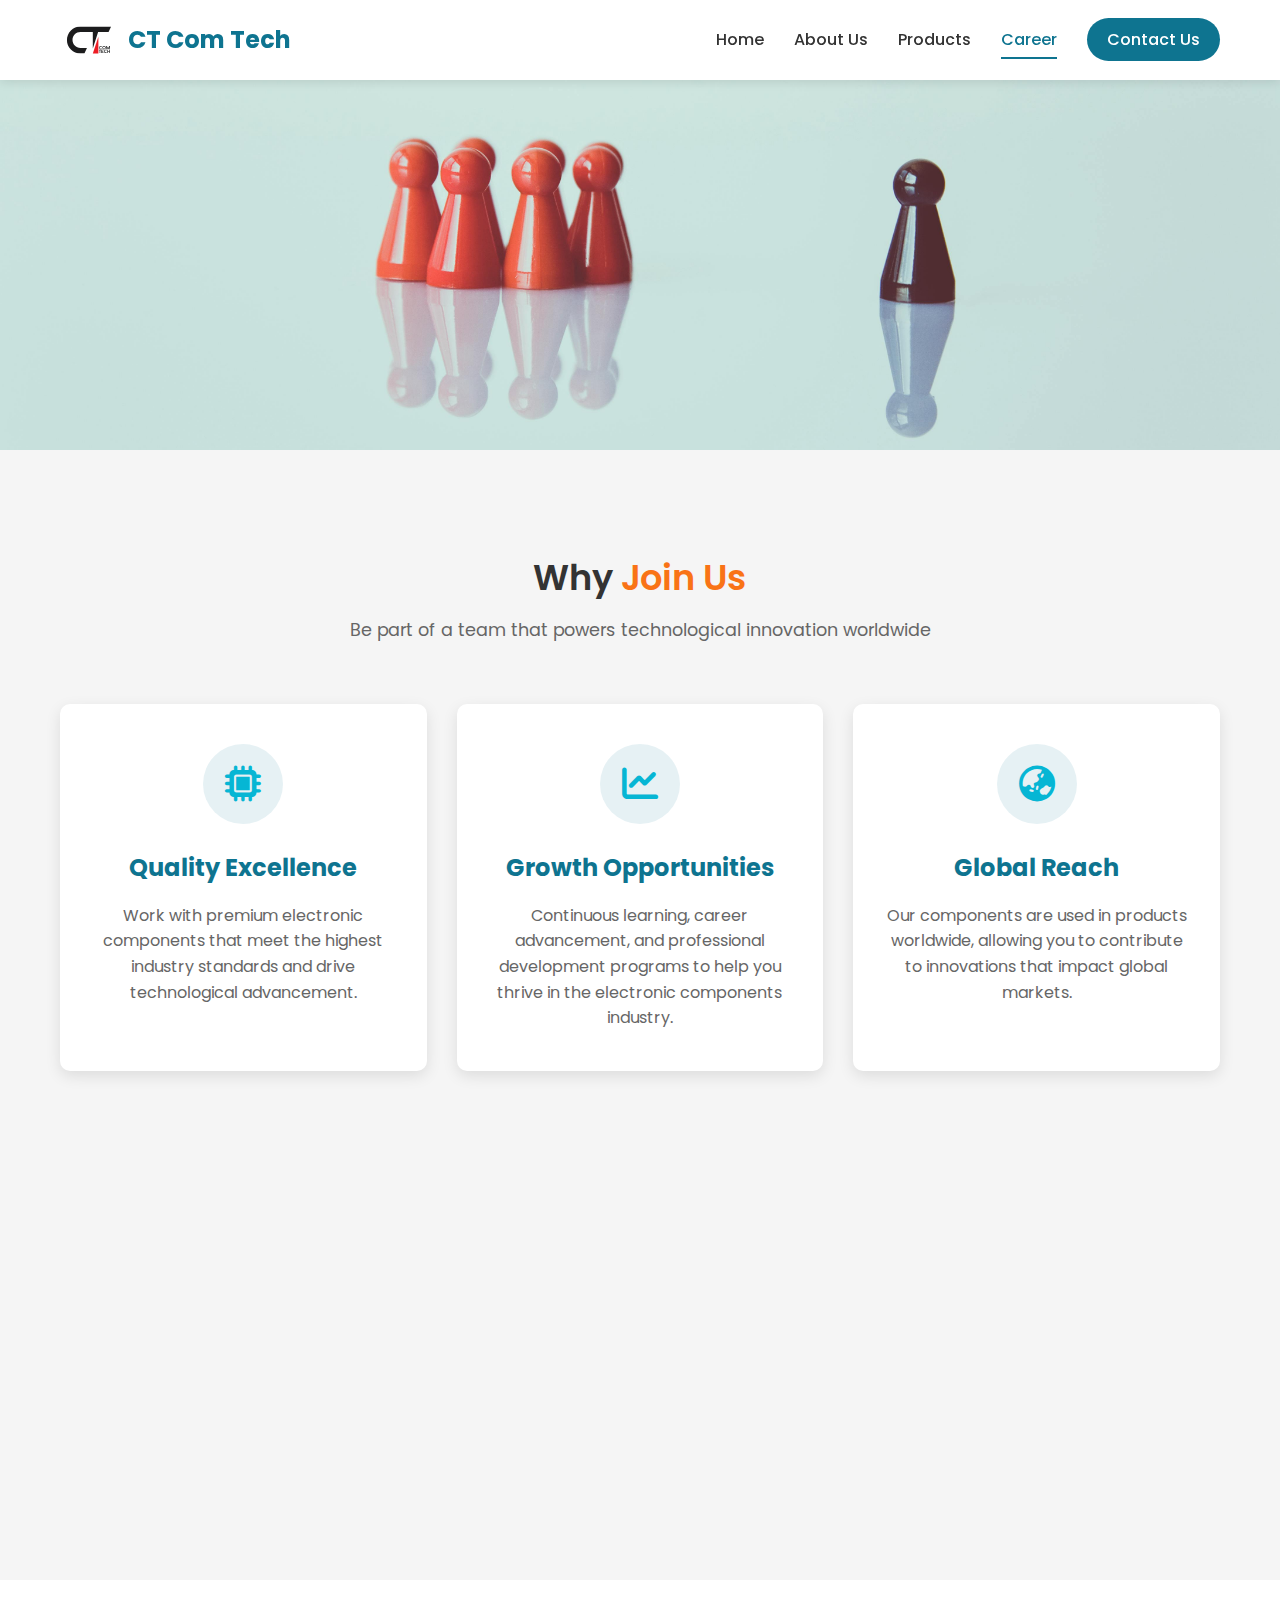
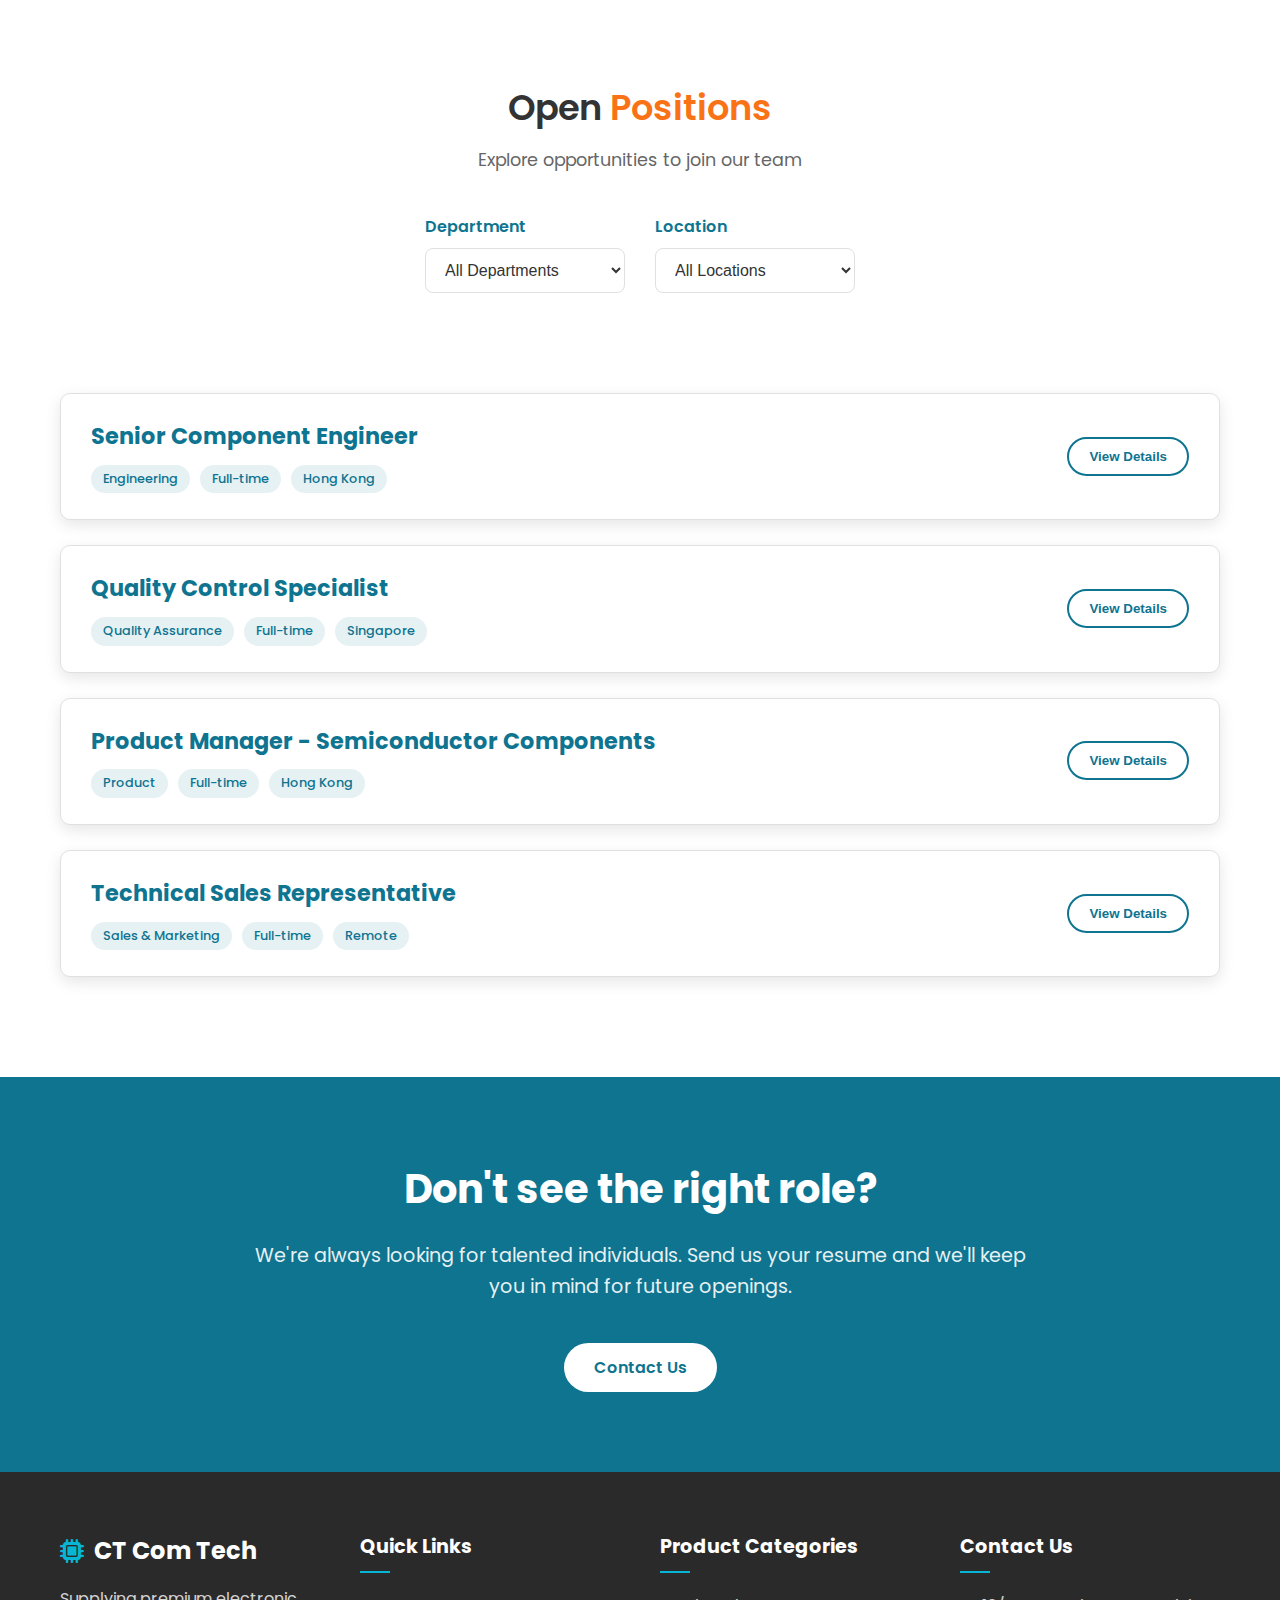
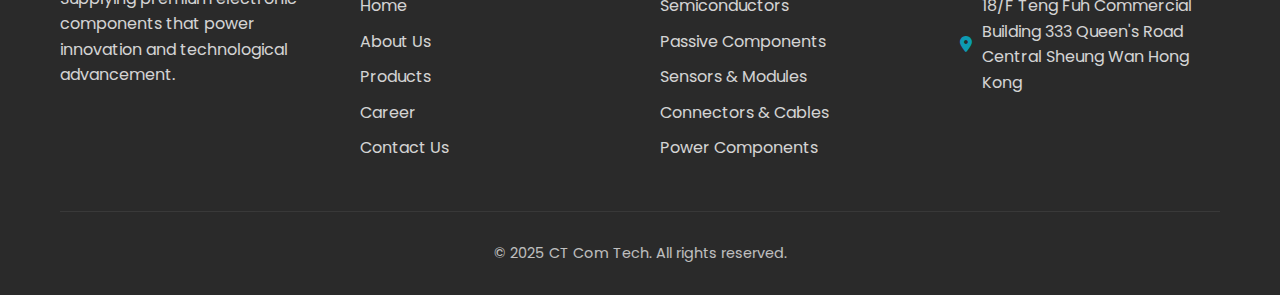
<file: career.html>
<!DOCTYPE html>
<html lang="en">
<head>
    <meta charset="UTF-8">
    <meta name="viewport" content="width=device-width, initial-scale=1.0">
    <title>CT Com Tech - Careers</title>
    <link rel="stylesheet" href="css/style.css">
    <link rel="stylesheet" href="css/career.css">
    <link rel="stylesheet" href="https://cdnjs.cloudflare.com/ajax/libs/font-awesome/6.4.0/css/all.min.css">
</head>
<body>
    <!-- Navbar -->
    <header class="navbar">
        <div class="container">
            <div class="logo">
                <a href="index.html">
                    <img src="img/CT Com Tech Logo.svg" alt="Home Logo">
                    <span>CT Com Tech</span>
                </a>
            </div>
            <nav class="nav-links">
                <ul>
                    <li><a href="index.html">Home</a></li>
                    <li><a href="about.html" class="active">About Us</a></li>
                    <li><a href="products.html">Products</a></li>
                    <li><a href="career.html">Career</a></li>
                    <li><a href="contact.html" class="contact-btn">Contact Us</a></li>
                </ul>
            </nav>
            <div class="hamburger">
                <div class="bar"></div>
                <div class="bar"></div>
                <div class="bar"></div>
            </div>
        </div>
    </header>

    <!-- Hero Section -->
    <section class="career-hero">
        <div class="container">
            <div class="career-hero-content">
                <h1>Join Our Team</h1>
                <p>Shape the future of electronic components with us</p>
            </div>
        </div>
        <div class="career-hero-bg"></div>
    </section>

    <!-- Why Join Us Section -->
    <section class="why-join-us">
        <div class="container">
            <div class="section-header centered">
                <h2>Why <span>Join Us</span></h2>
                <p>Be part of a team that powers technological innovation worldwide</p>
            </div>

            <div class="benefits-grid">
                <div class="benefit-card" data-animate="fade">
                    <div class="benefit-icon">
                        <i class="fas fa-microchip"></i>
                    </div>
                    <h3>Quality Excellence</h3>
                    <p>Work with premium electronic components that meet the highest industry standards and drive technological advancement.</p>
                </div>

                <div class="benefit-card" data-animate="fade">
                    <div class="benefit-icon">
                        <i class="fas fa-chart-line"></i>
                    </div>
                    <h3>Growth Opportunities</h3>
                    <p>Continuous learning, career advancement, and professional development programs to help you thrive in the electronic components industry.</p>
                </div>

                <div class="benefit-card" data-animate="fade">
                    <div class="benefit-icon">
                        <i class="fas fa-globe-asia"></i>
                    </div>
                    <h3>Global Reach</h3>
                    <p>Our components are used in products worldwide, allowing you to contribute to innovations that impact global markets.</p>
                </div>

                <div class="benefit-card" data-animate="fade">
                    <div class="benefit-icon">
                        <i class="fas fa-hands-helping"></i>
                    </div>
                    <h3>Collaborative Environment</h3>
                    <p>Work alongside industry experts in a supportive, team-oriented atmosphere that values diverse perspectives and technical expertise.</p>
                </div>

                <div class="benefit-card" data-animate="fade">
                    <div class="benefit-icon">
                        <i class="fas fa-balance-scale"></i>
                    </div>
                    <h3>Work-Life Balance</h3>
                    <p>Flexible work arrangements, generous leave policies, and a culture that respects your personal time and well-being.</p>
                </div>

                <div class="benefit-card" data-animate="fade">
                    <div class="benefit-icon">
                        <i class="fas fa-medal"></i>
                    </div>
                    <h3>Competitive Package</h3>
                    <p>Attractive compensation, comprehensive benefits, and performance-based incentives that reward excellence and dedication.</p>
                </div>
            </div>
        </div>
    </section>

    <!-- Open Positions Section -->
    <section class="open-positions">
        <div class="container">
            <div class="section-header centered">
                <h2>Open <span>Positions</span></h2>
                <p>Explore opportunities to join our team</p>
            </div>

            <div class="job-filters">
                <div class="filter-group">
                    <label for="department-filter">Department</label>
                    <select id="department-filter">
                        <option value="all">All Departments</option>
                        <option value="engineering">Engineering</option>
                        <option value="product">Product</option>
                        <option value="quality">Quality Assurance</option>
                        <option value="sales">Sales & Marketing</option>
                    </select>
                </div>
                <div class="filter-group">
                    <label for="location-filter">Location</label>
                    <select id="location-filter">
                        <option value="all">All Locations</option>
                        <option value="hongkong">Hong Kong</option>
                        <option value="singapore">Singapore</option>
                        <option value="remote">Remote</option>
                    </select>
                </div>
            </div>

            <div class="job-listings">
                <!-- Component Engineer -->
                <div class="job-card" data-department="engineering" data-location="hongkong" data-animate="up">
                    <div class="job-header">
                        <div class="job-title">
                            <h3>Senior Component Engineer</h3>
                            <div class="job-tags">
                                <span class="tag">Engineering</span>
                                <span class="tag">Full-time</span>
                                <span class="tag">Hong Kong</span>
                            </div>
                        </div>
                        <div class="job-action">
                            <button class="toggle-details">View Details</button>
                        </div>
                    </div>
                    <div class="job-details">
                        <div class="details-grid">
                            <div class="detail-item">
                                <div class="detail-icon"><i class="fas fa-clock"></i></div>
                                <div class="detail-content">
                                    <h4>Work Hours</h4>
                                    <p>40 hours/week, flexible schedule</p>
                                </div>
                            </div>
                            <div class="detail-item">
                                <div class="detail-icon"><i class="fas fa-map-marker-alt"></i></div>
                                <div class="detail-content">
                                    <h4>Location</h4>
                                    <p>Hong Kong (Hybrid - 3 days in office)</p>
                                </div>
                            </div>
                            <div class="detail-item">
                                <div class="detail-icon"><i class="fas fa-wallet"></i></div>
                                <div class="detail-content">
                                    <h4>Allowances</h4>
                                    <p>Transportation, Meal, Technology</p>
                                </div>
                            </div>
                            <div class="detail-item">
                                <div class="detail-icon"><i class="fas fa-umbrella-beach"></i></div>
                                <div class="detail-content">
                                    <h4>Leave Benefits</h4>
                                    <p>21 days annual, 14 days medical, 5 days personal</p>
                                </div>
                            </div>
                        </div>
                        
                        <div class="job-description">
                            <div class="description-section">
                                <h4>Job Scope</h4>
                                <p>As a Senior Component Engineer, you will evaluate, select, and validate electronic components for various applications. You'll collaborate with suppliers, manufacturers, and internal teams to ensure optimal component performance, reliability, and cost-effectiveness.</p>
                            </div>
                            
                            <div class="description-section">
                                <h4>Key Responsibilities</h4>
                                <ul>
                                    <li>Evaluate and qualify new electronic components from various manufacturers</li>
                                    <li>Conduct component testing and validation to ensure quality and reliability</li>
                                    <li>Create detailed component specifications and technical documentation</li>
                                    <li>Collaborate with suppliers to resolve technical issues and improve component quality</li>
                                    <li>Monitor component lifecycle and develop obsolescence management strategies</li>
                                </ul>
                            </div>
                            
                            <div class="description-section">
                                <h4>Requirements</h4>
                                <ul>
                                    <li>Bachelor's or Master's degree in Electrical Engineering or related field</li>
                                    <li>5+ years of experience in electronic component engineering or evaluation</li>
                                    <li>Strong knowledge of semiconductor technologies and passive components</li>
                                    <li>Experience with component testing methodologies and reliability analysis</li>
                                    <li>Familiarity with industry standards (ISO, IEC, JEDEC)</li>
                                    <li>Excellent analytical skills and attention to detail</li>
                                </ul>
                            </div>
                        </div>
                        
                        <div class="job-apply">
                            <a href="contact.html" class="btn-primary">Apply Now</a>
                        </div>
                    </div>
                </div>

                <!-- Quality Control Specialist -->
                <div class="job-card" data-department="quality" data-location="singapore" data-animate="up">
                    <div class="job-header">
                        <div class="job-title">
                            <h3>Quality Control Specialist</h3>
                            <div class="job-tags">
                                <span class="tag">Quality Assurance</span>
                                <span class="tag">Full-time</span>
                                <span class="tag">Singapore</span>
                            </div>
                        </div>
                        <div class="job-action">
                            <button class="toggle-details">View Details</button>
                        </div>
                    </div>
                    <div class="job-details">
                        <div class="details-grid">
                            <div class="detail-item">
                                <div class="detail-icon"><i class="fas fa-clock"></i></div>
                                <div class="detail-content">
                                    <h4>Work Hours</h4>
                                    <p>40 hours/week, flexible schedule</p>
                                </div>
                            </div>
                            <div class="detail-item">
                                <div class="detail-icon"><i class="fas fa-map-marker-alt"></i></div>
                                <div class="detail-content">
                                    <h4>Location</h4>
                                    <p>Singapore (Hybrid - 2 days in office)</p>
                                </div>
                            </div>
                            <div class="detail-item">
                                <div class="detail-icon"><i class="fas fa-wallet"></i></div>
                                <div class="detail-content">
                                    <h4>Allowances</h4>
                                    <p>Technology, Professional Development</p>
                                </div>
                            </div>
                            <div class="detail-item">
                                <div class="detail-icon"><i class="fas fa-umbrella-beach"></i></div>
                                <div class="detail-content">
                                    <h4>Leave Benefits</h4>
                                    <p>18 days annual, 14 days medical, 3 days compassionate</p>
                                </div>
                            </div>
                        </div>
                        
                        <div class="job-description">
                            <div class="description-section">
                                <h4>Job Scope</h4>
                                <p>As a Quality Control Specialist, you will ensure that all electronic components meet our rigorous quality standards. You'll implement testing protocols, perform component inspections, and maintain comprehensive quality management systems to deliver reliable products to our customers.</p>
                            </div>
                            
                            <div class="description-section">
                                <h4>Key Responsibilities</h4>
                                <ul>
                                    <li>Develop and implement quality control procedures for electronic components</li>
                                    <li>Conduct incoming inspection and testing of components from suppliers</li>
                                    <li>Analyze test data and prepare detailed quality reports</li>
                                    <li>Investigate quality issues and implement corrective actions</li>
                                    <li>Maintain quality management system documentation and certifications</li>
                                </ul>
                            </div>
                            
                            <div class="description-section">
                                <h4>Requirements</h4>
                                <ul>
                                    <li>Bachelor's degree in Electronics, Engineering, or related field</li>
                                    <li>3+ years of experience in quality control, preferably in electronics industry</li>
                                    <li>Knowledge of statistical process control and quality management systems</li>
                                    <li>Experience with electronic test equipment and inspection techniques</li>
                                    <li>Familiarity with ISO 9001 and industry-specific quality standards</li>
                                    <li>Strong attention to detail and problem-solving abilities</li>
                                </ul>
                            </div>
                        </div>
                        
                        <div class="job-apply">
                            <a href="contact.html" class="btn-primary">Apply Now</a>
                        </div>
                    </div>
                </div>

                <!-- Product Manager -->
                <div class="job-card" data-department="product" data-location="hongkong" data-animate="up">
                    <div class="job-header">
                        <div class="job-title">
                            <h3>Product Manager - Semiconductor Components</h3>
                            <div class="job-tags">
                                <span class="tag">Product</span>
                                <span class="tag">Full-time</span>
                                <span class="tag">Hong Kong</span>
                            </div>
                        </div>
                        <div class="job-action">
                            <button class="toggle-details">View Details</button>
                        </div>
                    </div>
                    <div class="job-details">
                        <div class="details-grid">
                            <div class="detail-item">
                                <div class="detail-icon"><i class="fas fa-clock"></i></div>
                                <div class="detail-content">
                                    <h4>Work Hours</h4>
                                    <p>40 hours/week, standard business hours</p>
                                </div>
                            </div>
                            <div class="detail-item">
                                <div class="detail-icon"><i class="fas fa-map-marker-alt"></i></div>
                                <div class="detail-content">
                                    <h4>Location</h4>
                                    <p>Hong Kong (In-office with occasional WFH)</p>
                                </div>
                            </div>
                            <div class="detail-item">
                                <div class="detail-icon"><i class="fas fa-wallet"></i></div>
                                <div class="detail-content">
                                    <h4>Allowances</h4>
                                    <p>Transportation, Professional Development, Healthcare</p>
                                </div>
                            </div>
                            <div class="detail-item">
                                <div class="detail-icon"><i class="fas fa-umbrella-beach"></i></div>
                                <div class="detail-content">
                                    <h4>Leave Benefits</h4>
                                    <p>22 days annual, 14 days medical, parental leave</p>
                                </div>
                            </div>
                        </div>
                        
                        <div class="job-description">
                            <div class="description-section">
                                <h4>Job Scope</h4>
                                <p>As a Product Manager for our Semiconductor Components division, you will manage our semiconductor product portfolio, including microcontrollers, memory devices, and discrete components. You'll analyze market trends, identify new product opportunities, and develop strategies to maximize revenue and market share.</p>
                            </div>
                            
                            <div class="description-section">
                                <h4>Key Responsibilities</h4>
                                <ul>
                                    <li>Develop and execute product strategies for semiconductor components</li>
                                    <li>Research market trends and competitive landscape to identify new opportunities</li>
                                    <li>Collaborate with suppliers to ensure optimal product selection and availability</li>
                                    <li>Work with sales and marketing teams to develop effective product positioning</li>
                                    <li>Monitor product performance metrics and manage product lifecycle</li>
                                    <li>Create detailed product documentation and technical content</li>
                                </ul>
                            </div>
                            
                            <div class="description-section">
                                <h4>Requirements</h4>
                                <ul>
                                    <li>Bachelor's degree in Electrical Engineering, Electronics, or related field</li>
                                    <li>5+ years of product management experience in electronic components industry</li>
                                    <li>Strong technical knowledge of semiconductor technologies and applications</li>
                                    <li>Experience with product lifecycle management and pricing strategies</li>
                                    <li>Excellent analytical, communication, and presentation skills</li>
                                    <li>MBA or advanced technical degree is a plus</li>
                                </ul>
                            </div>
                        </div>
                        
                        <div class="job-apply">
                            <a href="contact.html" class="btn-primary">Apply Now</a>
                        </div>
                    </div>
                </div>

                <!-- Technical Sales Representative -->
                <div class="job-card" data-department="sales" data-location="remote" data-animate="up">
                    <div class="job-header">
                        <div class="job-title">
                            <h3>Technical Sales Representative</h3>
                            <div class="job-tags">
                                <span class="tag">Sales & Marketing</span>
                                <span class="tag">Full-time</span>
                                <span class="tag">Remote</span>
                            </div>
                        </div>
                        <div class="job-action">
                            <button class="toggle-details">View Details</button>
                        </div>
                    </div>
                    <div class="job-details">
                        <div class="details-grid">
                            <div class="detail-item">
                                <div class="detail-icon"><i class="fas fa-clock"></i></div>
                                <div class="detail-content">
                                    <h4>Work Hours</h4>
                                    <p>40 hours/week, flexible schedule</p>
                                </div>
                            </div>
                            <div class="detail-item">
                                <div class="detail-icon"><i class="fas fa-map-marker-alt"></i></div>
                                <div class="detail-content">
                                    <h4>Location</h4>
                                    <p>Fully Remote (Asia-Pacific preferred)</p>
                                </div>
                            </div>
                            <div class="detail-item">
                                <div class="detail-icon"><i class="fas fa-wallet"></i></div>
                                <div class="detail-content">
                                    <h4>Allowances</h4>
                                    <p>Home Office Setup, Technology, Travel</p>
                                </div>
                            </div>
                            <div class="detail-item">
                                <div class="detail-icon"><i class="fas fa-umbrella-beach"></i></div>
                                <div class="detail-content">
                                    <h4>Leave Benefits</h4>
                                    <p>20 days annual, 10 days medical, flexible time off</p>
                                </div>
                            </div>
                        </div>
                        
                        <div class="job-description">
                            <div class="description-section">
                                <h4>Job Scope</h4>
                                <p>As a Technical Sales Representative, you will combine technical knowledge with sales expertise to promote our electronic component solutions to customers. You'll build relationships with clients, understand their technical requirements, and recommend appropriate components while providing excellent technical support.</p>
                            </div>
                            
                            <div class="description-section">
                                <h4>Key Responsibilities</h4>
                                <ul>
                                    <li>Develop and maintain relationships with clients in the electronics manufacturing sector</li>
                                    <li>Understand customer technical requirements and recommend appropriate components</li>
                                    <li>Provide detailed technical information and support to customers</li>
                                    <li>Collaborate with engineering team to address customer-specific requirements</li>
                                    <li>Generate sales proposals and negotiate terms with clients</li>
                                    <li>Monitor market trends and competitive products</li>
                                </ul>
                            </div>
                            
                            <div class="description-section">
                                <h4>Requirements</h4>
                                <ul>
                                    <li>Bachelor's degree in Electronics, Electrical Engineering, or related field</li>
                                    <li>3+ years of experience in technical sales, preferably in electronic components</li>
                                    <li>Strong technical knowledge of electronic components and their applications</li>
                                    <li>Excellent communication and negotiation skills</li>
                                    <li>Experience with CRM systems and sales processes</li>
                                    <li>Willingness to travel occasionally for client meetings and industry events</li>
                                </ul>
                            </div>
                        </div>
                        
                        <div class="job-apply">
                            <a href="contact.html" class="btn-primary">Apply Now</a>
                        </div>
                    </div>
                </div>
            </div>
        </div>
    </section>

    <!-- CTA Section -->
    <section class="cta">
        <div class="container">
            <div class="cta-content">
                <h2>Don't see the right role?</h2>
                <p>We're always looking for talented individuals. Send us your resume and we'll keep you in mind for future openings.</p>
                <a href="contact.html" class="btn btn-primary">Contact Us</a>
            </div>
        </div>
    </section>

    <!-- Footer -->
    <footer>
        <div class="container">
            <div class="footer-grid">
                <div class="footer-about">
                    <div class="footer-logo">
                        <i class="fas fa-microchip"></i>
                        <span>CT Com Tech</span>
                    </div>
                    <p>Supplying premium electronic components that power innovation and technological advancement.</p>
                </div>
                
                <div class="footer-links">
                    <h3>Quick Links</h3>
                    <ul>
                        <li><a href="index.html">Home</a></li>
                        <li><a href="about.html">About Us</a></li>
                        <li><a href="products.html">Products</a></li>
                        <li><a href="career.html">Career</a></li>
                        <li><a href="contact.html">Contact Us</a></li>
                    </ul>
                </div>
                
                <div class="footer-solutions">
                    <h3>Product Categories</h3>
                    <ul>
                        <li><a href="products.html#semiconductors">Semiconductors</a></li>
                        <li><a href="products.html#passive-components">Passive Components</a></li>
                        <li><a href="products.html#sensors">Sensors & Modules</a></li>
                        <li><a href="products.html#connectors">Connectors & Cables</a></li>
                        <li><a href="products.html#power-components">Power Components</a></li>
                    </ul>
                </div>
                
                <div class="footer-contact">
                    <h3>Contact Us</h3>
                    <p><i class="fas fa-map-marker-alt"></i> 18/F Teng Fuh Commercial Building 333 Queen's Road Central Sheung Wan Hong Kong</p>
                </div>
            </div>
            
            <div class="footer-bottom">
                <p>&copy; 2025 CT Com Tech. All rights reserved.</p>
            </div>
        </div>
    </footer>

    <script src="js/script.js"></script>
    <script src="js/career.js"></script>
</body>
</html>
</file>
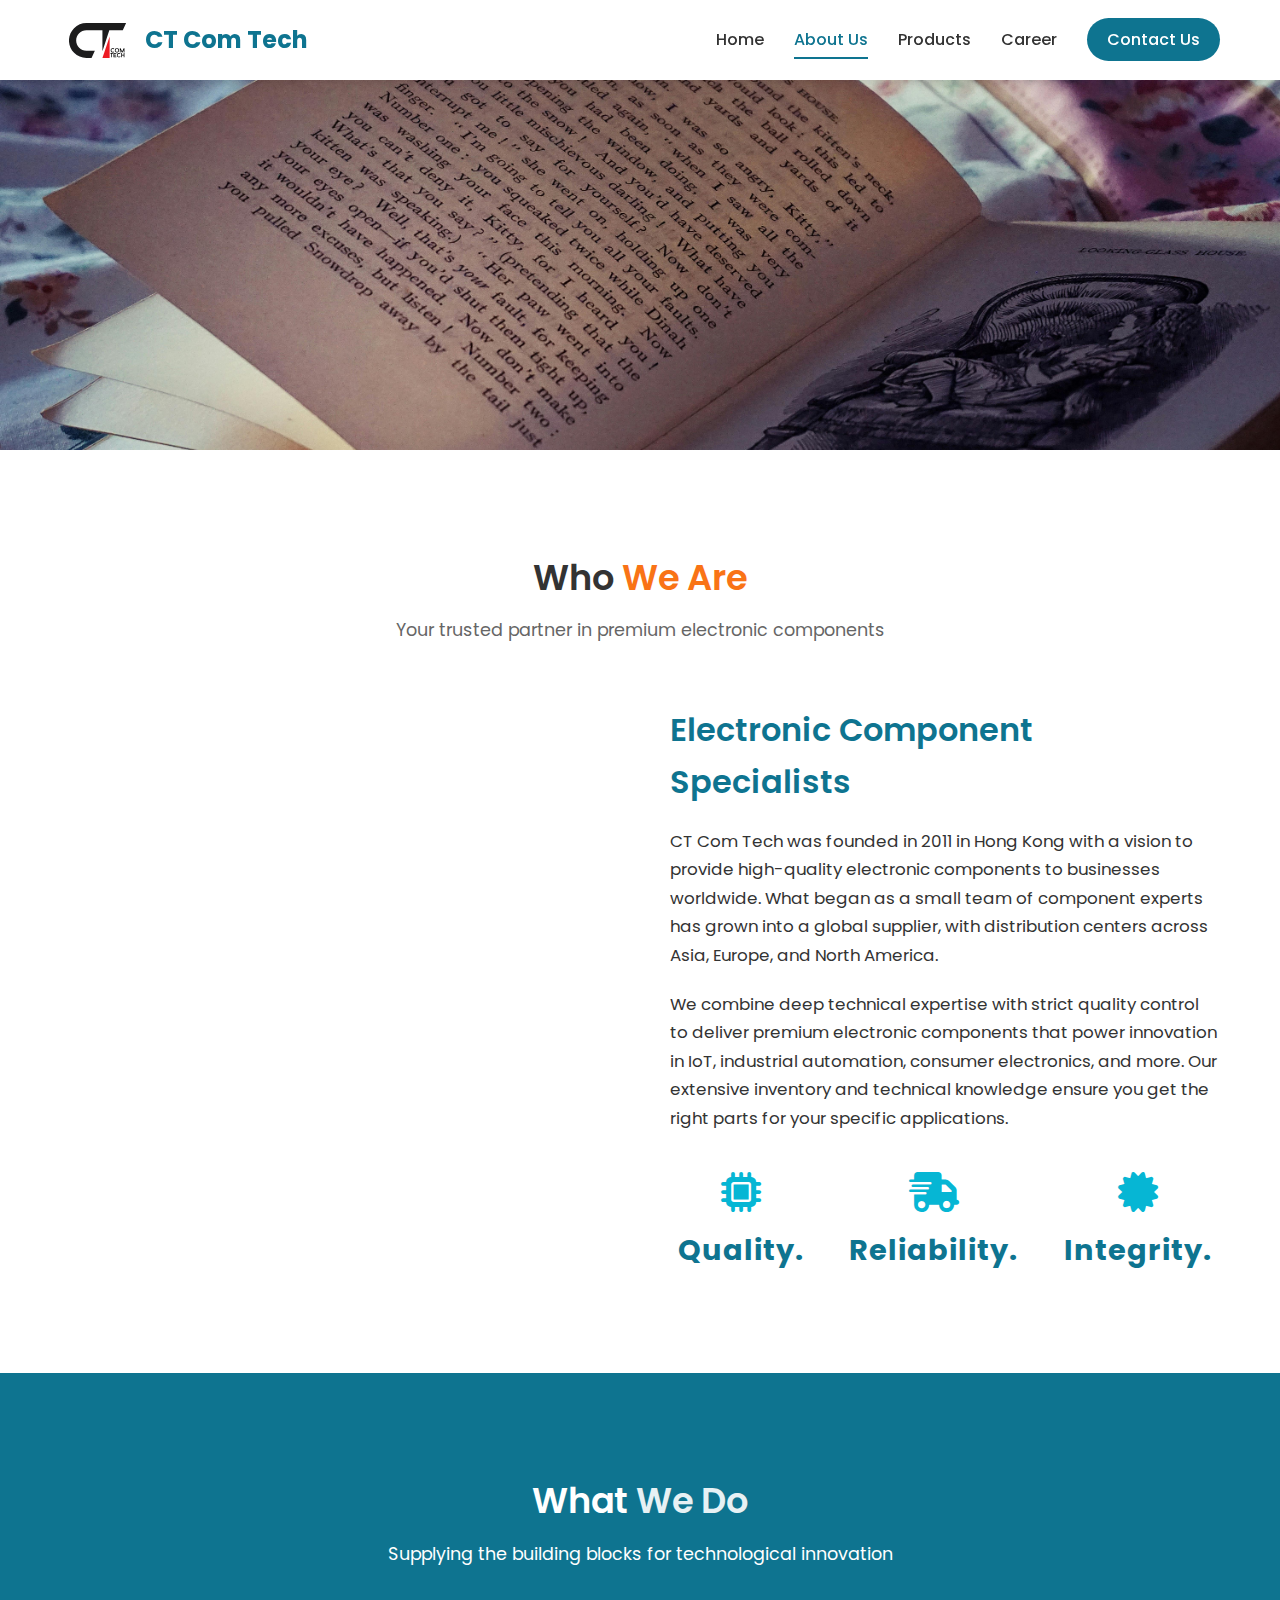
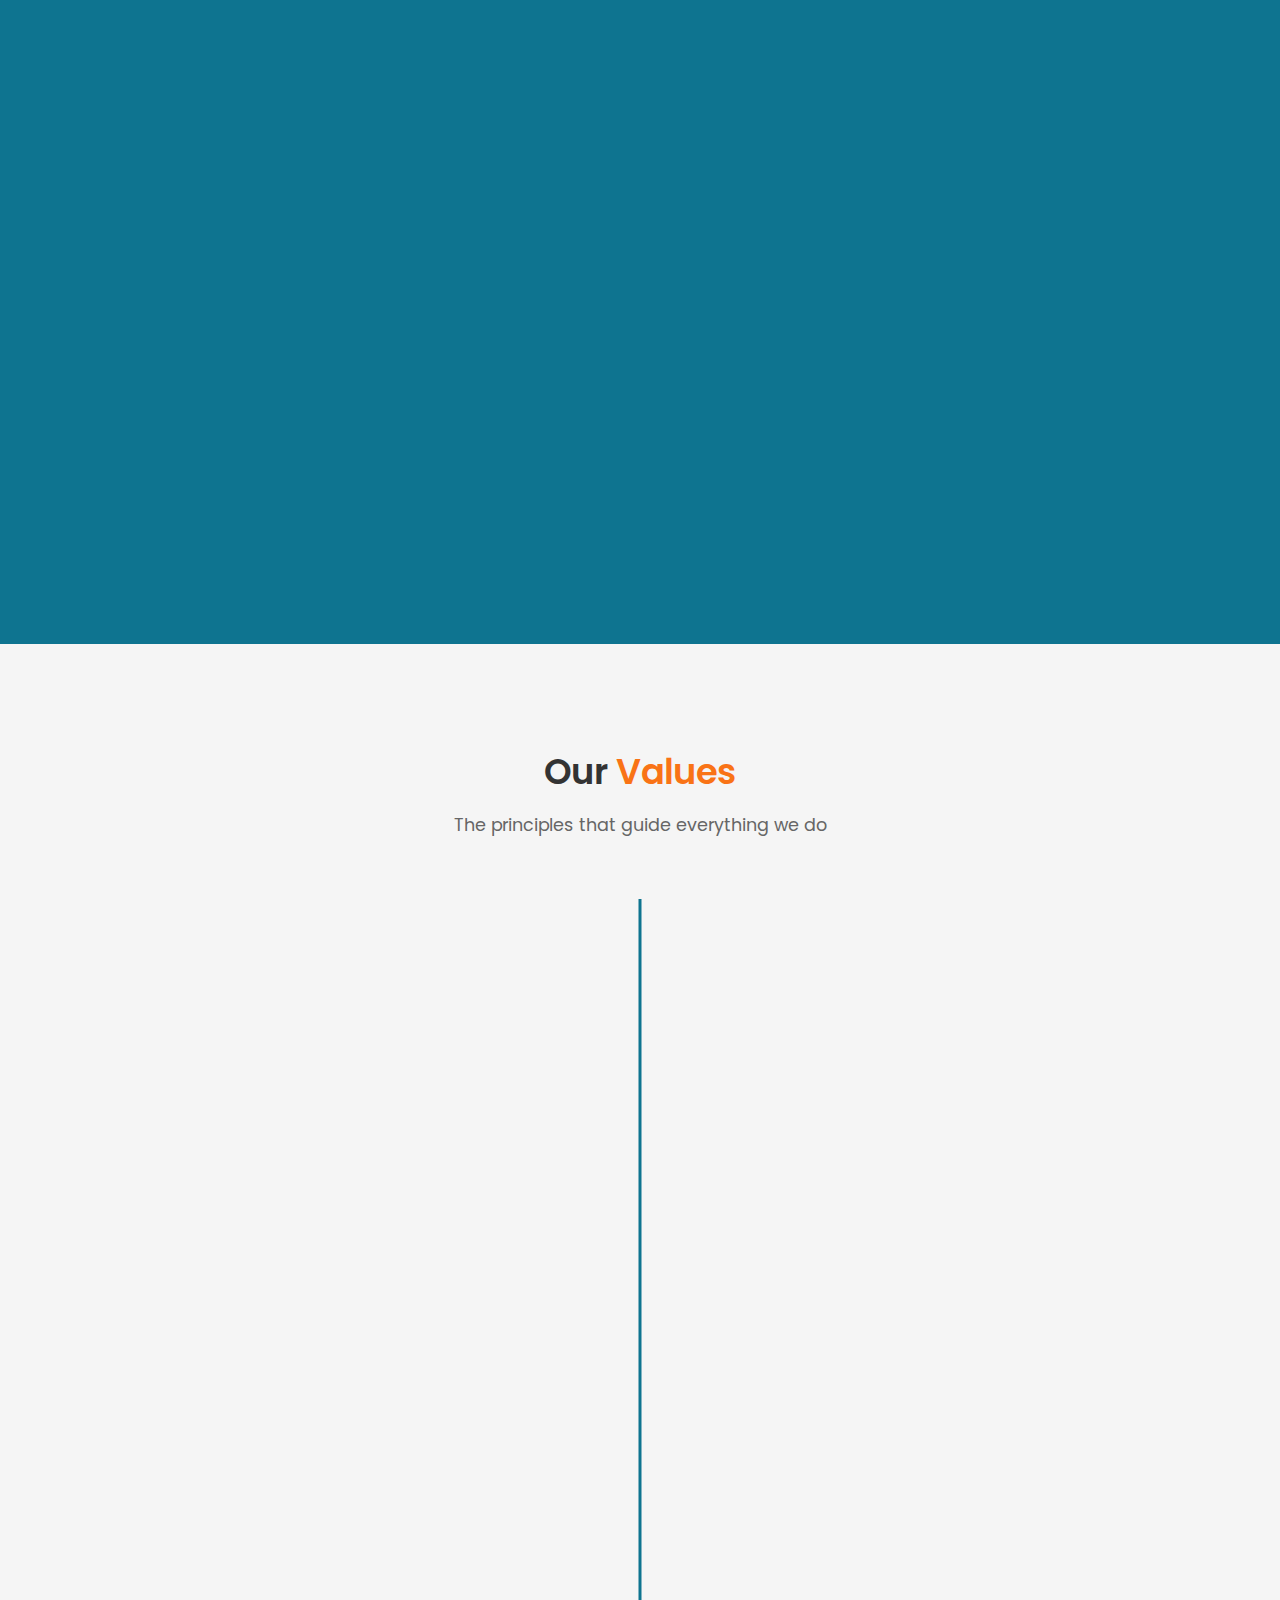
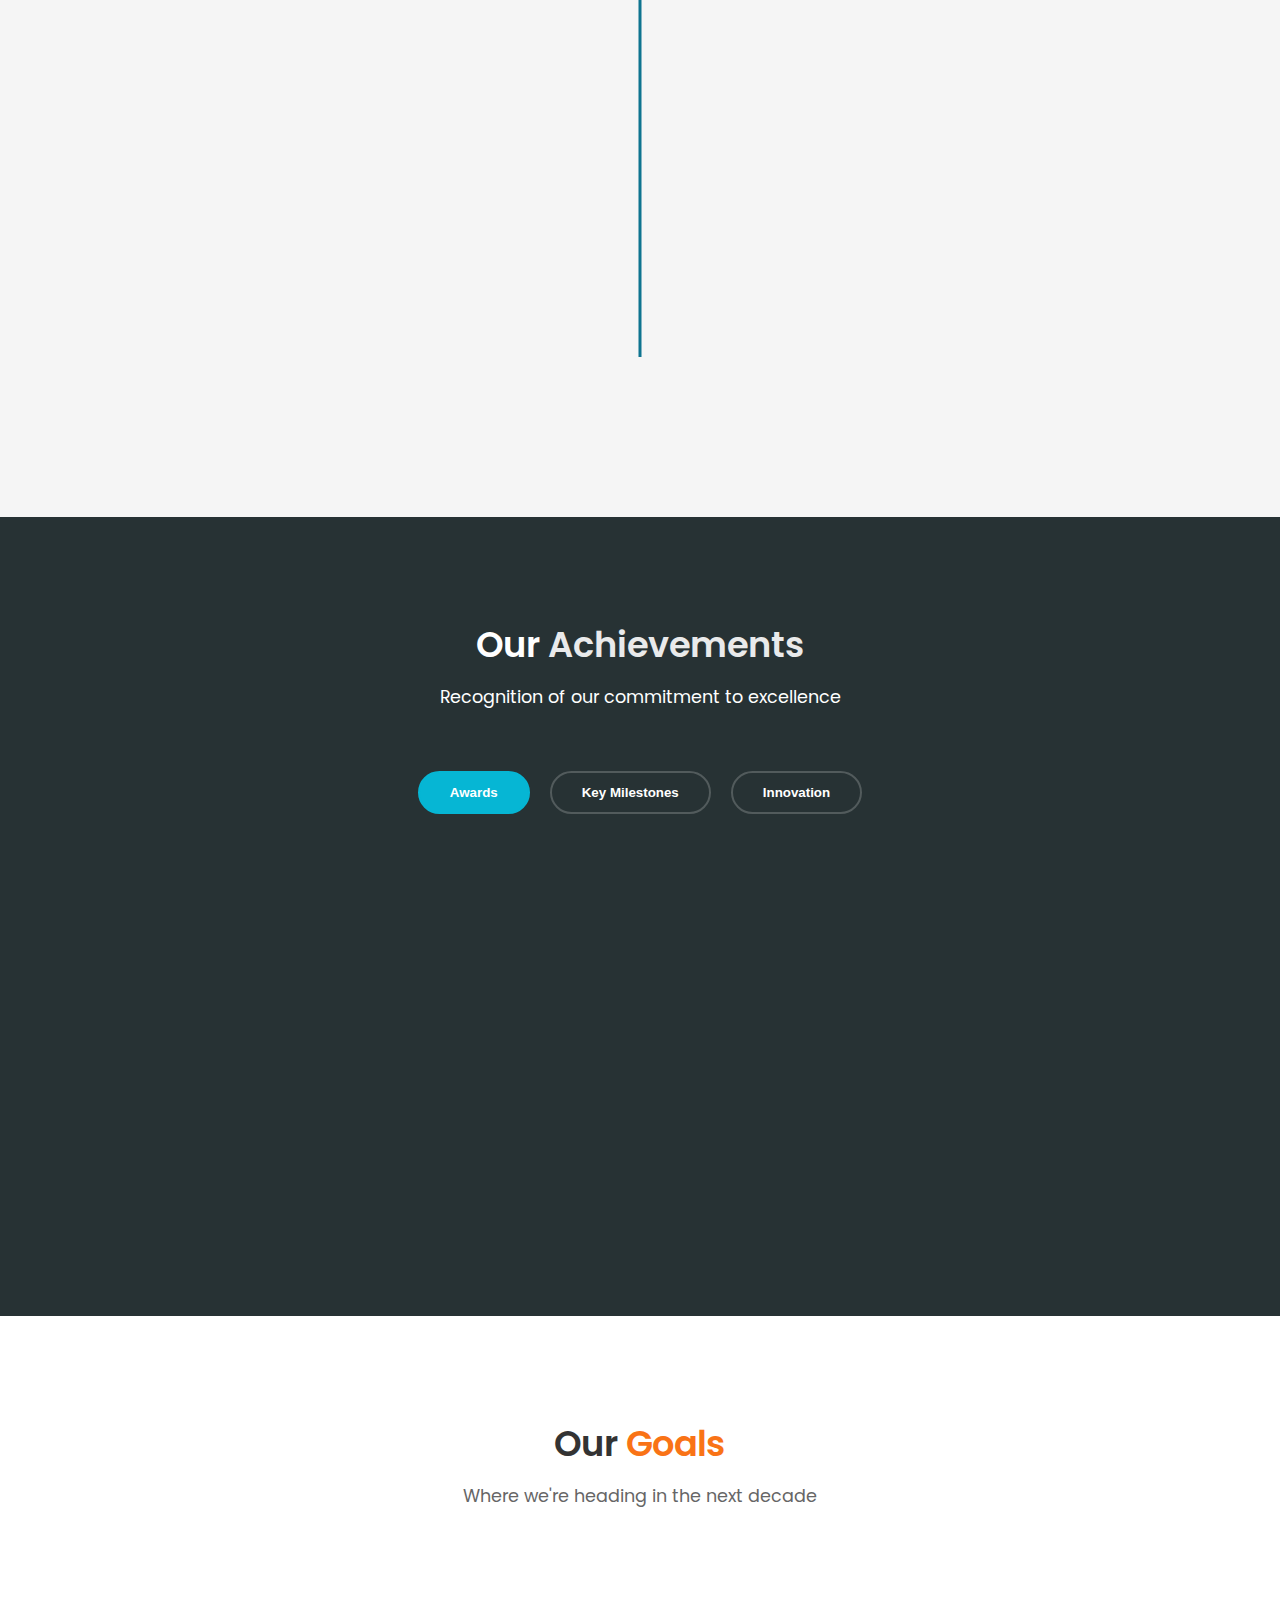
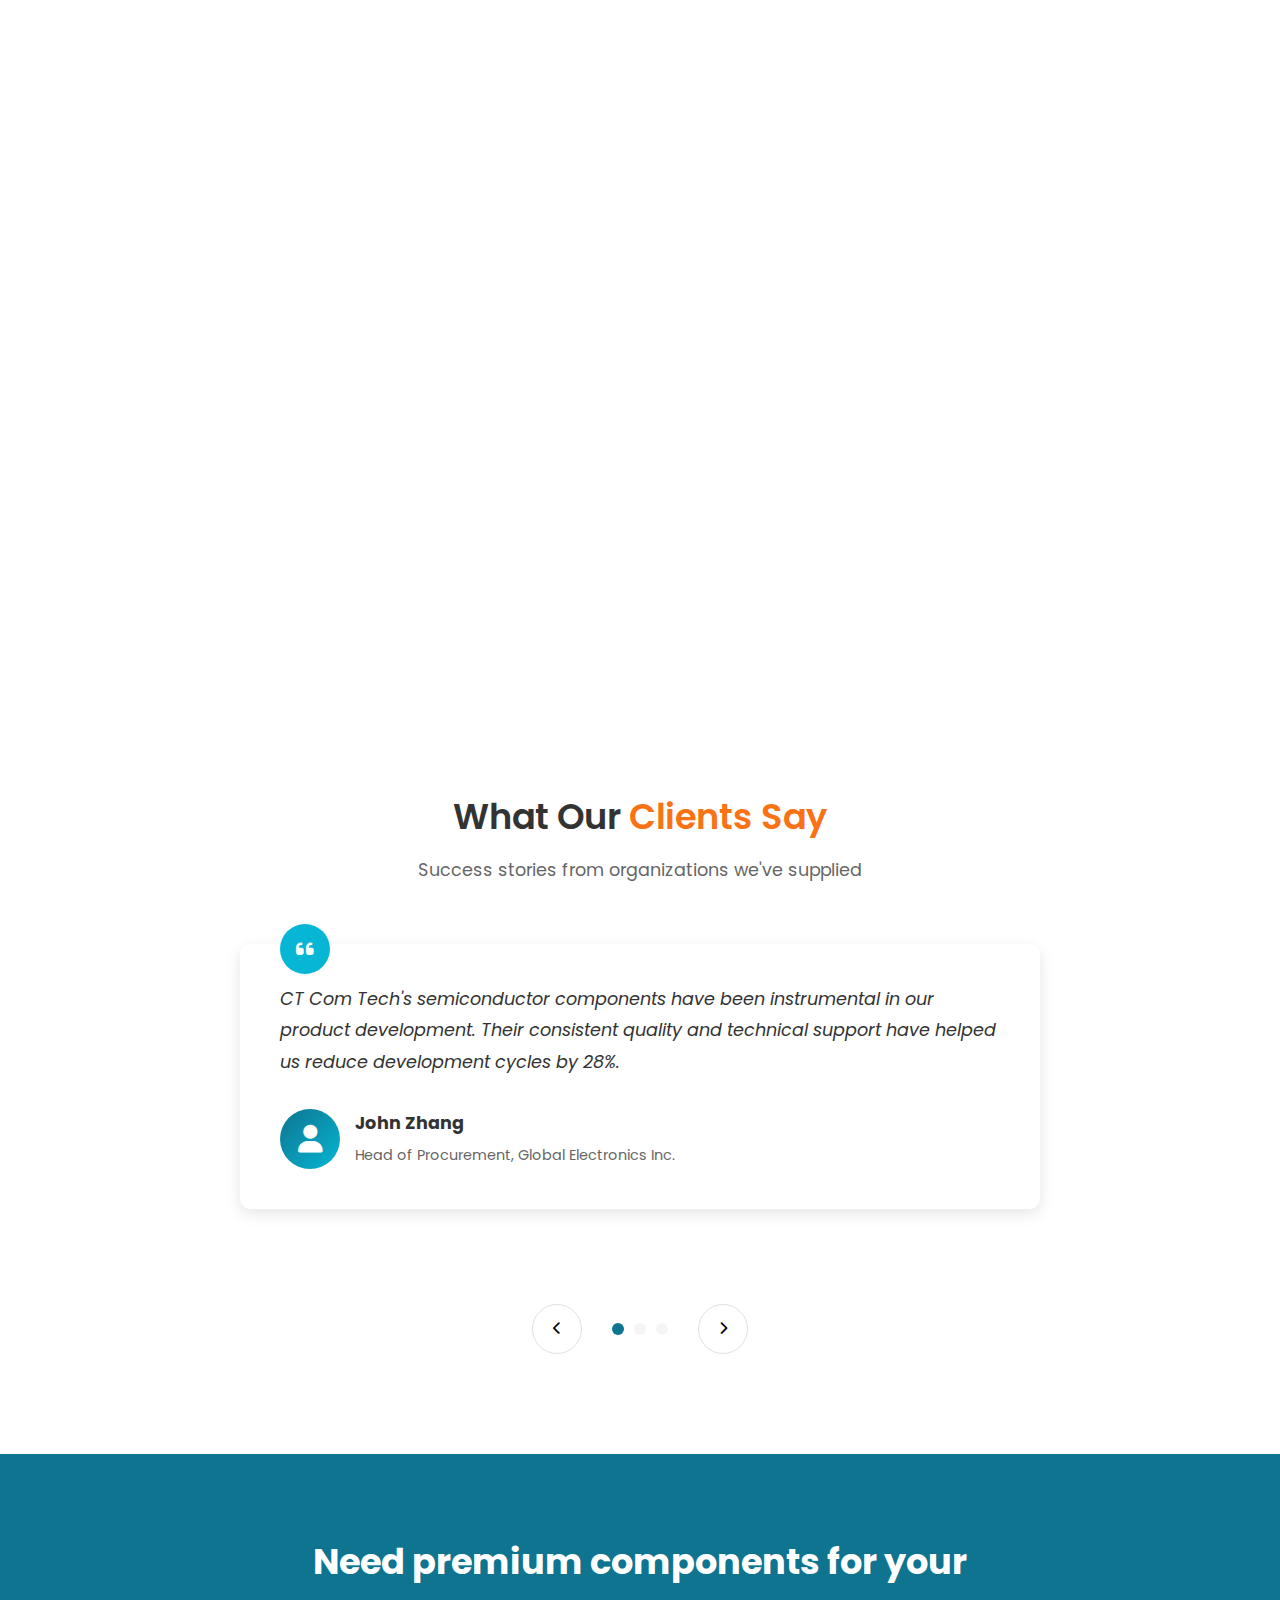
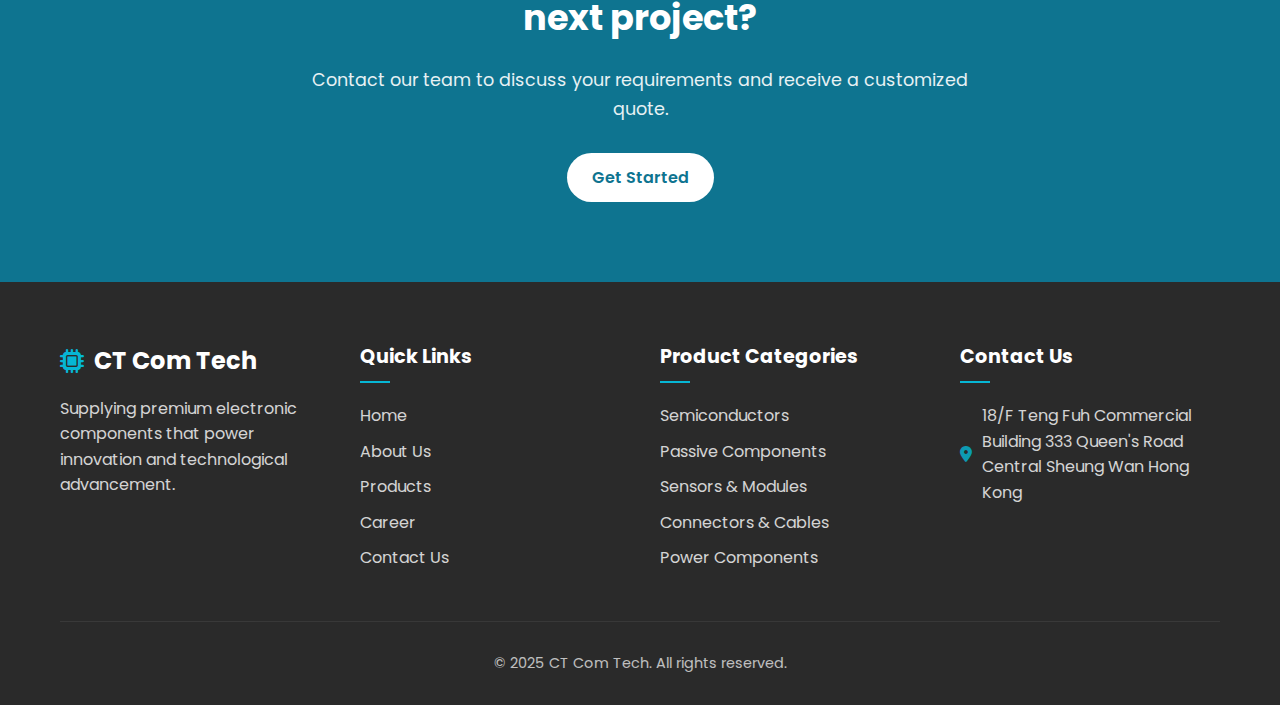
<file: about/about.html>
<!DOCTYPE html>
<html lang="en">
<head>
    <meta charset="UTF-8">
    <meta name="viewport" content="width=device-width, initial-scale=1.0">
    <title>CT Com Tech - About Us</title>
    <link rel="stylesheet" href="../index/style.css">
    <link rel="stylesheet" href="about.css">
    <link rel="stylesheet" href="https://cdnjs.cloudflare.com/ajax/libs/font-awesome/6.4.0/css/all.min.css">
</head>
<body>
    <!-- Navbar -->
    <header class="navbar">
        <div class="container">
            <div class="logo">
                <a href="../index/index.html">
                    <img src="../img/CT Com Tech Logo.svg" alt="Home Logo">
                    <span>CT Com Tech</span>
                </a>
            </div>
            <nav class="nav-links">
                <ul>
                    <li><a href="../index/index.html">Home</a></li>
                    <li><a href="about.html" class="active">About Us</a></li>
                    <li><a href="../products/products.html">Products</a></li>
                    <li><a href="../career/career.html">Career</a></li>
                    <li><a href="../contact/contact.html" class="contact-btn">Contact Us</a></li>
                </ul>
            </nav>
            <div class="hamburger">
                <div class="bar"></div>
                <div class="bar"></div>
                <div class="bar"></div>
            </div>
        </div>
    </header>

    <!-- Hero Section for About -->
    <section class="about-hero">
        <div class="container">
            <div class="about-hero-content">
                <h1>Our Story</h1>
                <p>Delivering premium electronic components since 2011</p>
            </div>
        </div>
        <div class="about-hero-bg"></div>
    </section>

    <!-- Who We Are Section -->
    <section class="who-we-are">
        <div class="container">
            <div class="section-header centered">
                <h2>Who <span>We Are</span></h2>
                <p>Your trusted partner in premium electronic components</p>
            </div>

            <div class="who-we-are-content">
                <div class="who-we-are-image" data-animate="left">
                    <img src="../img/who-we-are.jpg" alt="CT Com Tech Office">
                    <div class="image-overlay">
                        <span>Est. 2011 in Hong Kong</span>
                    </div>
                </div>
                <div class="who-we-are-text" data-animate="right">
                    <h3>Electronic Component Specialists</h3>
                    <p>CT Com Tech was founded in 2011 in Hong Kong with a vision to provide high-quality electronic components to businesses worldwide. What began as a small team of component experts has grown into a global supplier, with distribution centers across Asia, Europe, and North America.</p>
                    <p>We combine deep technical expertise with strict quality control to deliver premium electronic components that power innovation in IoT, industrial automation, consumer electronics, and more. Our extensive inventory and technical knowledge ensure you get the right parts for your specific applications.</p>
                    <div class="motto-container">
                        <div class="motto-line">
                            <i class="fas fa-microchip"></i>
                            <span class="motto-text">Quality.</span>
                        </div>
                        <div class="motto-line">
                            <i class="fas fa-shipping-fast"></i>
                            <span class="motto-text">Reliability.</span>
                        </div>
                        <div class="motto-line">
                            <i class="fas fa-certificate"></i>
                            <span class="motto-text">Integrity.</span>
                        </div>
                    </div>
                </div>
            </div>
        </div>
    </section>

    <!-- What We Do Section -->
    <section class="what-we-do">
        <div class="container">
            <div class="section-header centered light">
                <h2>What <span>We Do</span></h2>
                <p>Supplying the building blocks for technological innovation</p>
            </div>

            <div class="service-cards">
                <div class="service-card" data-animate="up">
                    <div class="service-icon">
                        <i class="fas fa-microchip"></i>
                    </div>
                    <h3>Component Sourcing</h3>
                    <p>We source high-quality electronic components from trusted manufacturers worldwide, maintaining strict quality control and authentication processes to ensure genuine parts.</p>
                </div>

                <div class="service-card" data-animate="up" data-delay="200">
                    <div class="service-icon">
                        <i class="fas fa-box"></i>
                    </div>
                    <h3>Inventory Management</h3>
                    <p>Our comprehensive inventory system ensures consistent availability of both common and specialized components, with efficient logistics for quick delivery to your facility.</p>
                </div>

                <div class="service-card" data-animate="up" data-delay="400">
                    <div class="service-icon">
                        <i class="fas fa-tools"></i>
                    </div>
                    <h3>Technical Support</h3>
                    <p>Our engineering team provides expert guidance in component selection, offering technical specifications, compatibility information, and application recommendations.</p>
                </div>

                <div class="service-card" data-animate="up" data-delay="600">
                    <div class="service-icon">
                        <i class="fas fa-clipboard-check"></i>
                    </div>
                    <h3>Quality Assurance</h3>
                    <p>Every component undergoes rigorous quality testing and verification before shipping, ensuring you receive only reliable, high-performance parts that meet or exceed industry standards.</p>
                </div>
            </div>
        </div>
        <div class="what-we-do-bg"></div>
    </section>

    <!-- Our Values Section -->
    <section class="our-values">
        <div class="container">
            <div class="section-header centered">
                <h2>Our <span>Values</span></h2>
                <p>The principles that guide everything we do</p>
            </div>

            <div class="values-timeline">
                <div class="timeline-item" data-animate="fade">
                    <div class="timeline-icon">
                        <i class="fas fa-gem"></i>
                    </div>
                    <div class="timeline-content">
                        <h3>Quality</h3>
                        <p>We are committed to providing only the highest quality components, with rigorous testing and verification processes to ensure reliability and performance.</p>
                    </div>
                </div>

                <div class="timeline-item" data-animate="fade" data-delay="200">
                    <div class="timeline-icon">
                        <i class="fas fa-handshake"></i>
                    </div>
                    <div class="timeline-content">
                        <h3>Partnership</h3>
                        <p>We build long-term relationships with our clients, understanding their specific requirements and providing consistent support for their ongoing needs.</p>
                    </div>
                </div>

                <div class="timeline-item" data-animate="fade" data-delay="400">
                    <div class="timeline-icon">
                        <i class="fas fa-bolt"></i>
                    </div>
                    <div class="timeline-content">
                        <h3>Reliability</h3>
                        <p>Our clients depend on timely delivery and consistent inventory, which we ensure through efficient supply chain management and global distribution networks.</p>
                    </div>
                </div>

                <div class="timeline-item" data-animate="fade" data-delay="600">
                    <div class="timeline-icon">
                        <i class="fas fa-recycle"></i>
                    </div>
                    <div class="timeline-content">
                        <h3>Sustainability</h3>
                        <p>We prioritize environmentally responsible sourcing and packaging, while offering components that help our clients develop more energy-efficient products.</p>
                    </div>
                </div>
            </div>
        </div>
    </section>

    <!-- Our Achievements Section -->
    <section class="achievements">
        <div class="hexagon-bg"></div>
        <div class="container">
            <div class="section-header centered light">
                <h2>Our <span>Achievements</span></h2>
                <p>Recognition of our commitment to excellence</p>
            </div>

            <div class="achievements-tabs">
                <div class="tabs-nav">
                    <button class="tab-btn active" data-tab="awards">Awards</button>
                    <button class="tab-btn" data-tab="projects">Key Milestones</button>
                    <button class="tab-btn" data-tab="innovation">Innovation</button>
                </div>

                <div class="tabs-content">
                    <div class="tab-pane active" id="awards">
                        <div class="awards-grid">
                            <div class="award-item" data-animate="scale">
                                <div class="award-icon">
                                    <i class="fas fa-trophy"></i>
                                </div>
                                <div class="award-details">
                                    <h4>Asia Electronics Supplier Award</h4>
                                    <p>2024 - For excellence in semiconductor distribution</p>
                                </div>
                            </div>

                            <div class="award-item" data-animate="scale" data-delay="200">
                                <div class="award-icon">
                                    <i class="fas fa-medal"></i>
                                </div>
                                <div class="award-details">
                                    <h4>Hong Kong Business Excellence</h4>
                                    <p>2023 - Recognized for contribution to Hong Kong's electronics sector</p>
                                </div>
                            </div>

                            <div class="award-item" data-animate="scale" data-delay="400">
                                <div class="award-icon">
                                    <i class="fas fa-star"></i>
                                </div>
                                <div class="award-details">
                                    <h4>Global Supply Chain Reliability</h4>
                                    <p>2022 - For maintaining critical component supply during global shortages</p>
                                </div>
                            </div>

                            <div class="award-item" data-animate="scale" data-delay="600">
                                <div class="award-icon">
                                    <i class="fas fa-award"></i>
                                </div>
                                <div class="award-details">
                                    <h4>Quality Control Excellence</h4>
                                    <p>2020 - For industry-leading component testing standards</p>
                                </div>
                            </div>
                        </div>
                    </div>

                    <div class="tab-pane" id="projects">
                        <div class="projects-showcase">
                            <div class="project-item">
                                <div class="project-image">
                                    <img src="../img/port.jpg" alt="Global Distribution">
                                </div>
                                <div class="project-info">
                                    <h4>Global Distribution Network</h4>
                                    <p>Established distribution centers across 15 countries, enabling same-day shipping to major technology hubs and reducing delivery times by 40% for international clients.</p>
                                </div>
                            </div>

                            <div class="project-item">
                                <div class="project-image">
                                    <img src="../img/healthcare-monitor.jpg" alt="Medical-Grade Components">
                                </div>
                                <div class="project-info">
                                    <h4>Medical-Grade Component Division</h4>
                                    <p>Launched specialized medical components division supplying critical parts for healthcare devices across Asia, with ISO 13485 certification for medical device components.</p>
                                </div>
                            </div>

                            <div class="project-item">
                                <div class="project-image">
                                    <img src="../img/inventory-management.jpg" alt="Inventory Management System">
                                </div>
                                <div class="project-info">
                                    <h4>Advanced Inventory Management</h4>
                                    <p>Implemented AI-powered inventory forecasting system that maintains 99.8% component availability while reducing warehousing costs by 23% across our global facilities.</p>
                                </div>
                            </div>
                        </div>
                    </div>

                    <div class="tab-pane" id="innovation">
                        <div class="innovation-showcase">
                            <div class="innovation-text">
                                <h3>Leading the Component Industry</h3>
                                <p>At CT Com Tech, innovation drives our approach to component sourcing, quality control, and customer support. Our technical team continually evaluates emerging component technologies to ensure our clients have access to cutting-edge parts.</p>
                                <ul class="innovation-list">
                                    <li><i class="fas fa-check-circle"></i> Pioneered advanced component authentication system to eliminate counterfeits</li>
                                    <li><i class="fas fa-check-circle"></i> Developed customized packaging solutions for sensitive components</li>
                                    <li><i class="fas fa-check-circle"></i> Created industry-leading database of component specifications and compatibility</li>
                                    <li><i class="fas fa-check-circle"></i> Implemented automated quality testing for 100% component verification</li>
                                </ul>
                                <p>Our component testing laboratory in Hong Kong ensures that every part we supply meets rigorous performance and reliability standards before reaching our customers.</p>
                            </div>
                            <div class="innovation-image">
                                <img src="../img/innovation-lab.jpg" alt="Component Testing Lab">
                            </div>
                        </div>
                    </div>
                </div>
            </div>
        </div>
    </section>

    <!-- Our Goals Section -->
    <section class="our-goals">
        <div class="container">
            <div class="section-header centered">
                <h2>Our <span>Goals</span></h2>
                <p>Where we're heading in the next decade</p>
            </div>

            <div class="goals-container">
                <div class="goals-image" data-animate="fade">
                    <img src="../img/future-technology.jpg" alt="Future Technology">
                </div>
                <div class="goals-content">
                    <div class="goal-item" data-animate="right" data-delay="0">
                        <div class="goal-icon">
                            <i class="fas fa-expand-arrows-alt"></i>
                        </div>
                        <div class="goal-text">
                            <h3>Global Expansion</h3>
                            <p>Extend our distribution network to 40+ countries by 2027, bringing high-quality components to emerging technology markets across Africa and South America.</p>
                        </div>
                    </div>

                    <div class="goal-item" data-animate="right" data-delay="200">
                        <div class="goal-icon">
                            <i class="fas fa-leaf"></i>
                        </div>
                        <div class="goal-text">
                            <h3>Sustainable Components</h3>
                            <p>Increase our eco-friendly component offerings to 50% of our catalog by 2030, focusing on energy-efficient and responsibly manufactured parts.</p>
                        </div>
                    </div>

                    <div class="goal-item" data-animate="right" data-delay="400">
                        <div class="goal-icon">
                            <i class="fas fa-users"></i>
                        </div>
                        <div class="goal-text">
                            <h3>Technical Education</h3>
                            <p>Launch CT Com Tech Academy to train 5,000 electronics professionals through component workshops and certification programs by 2028.</p>
                        </div>
                    </div>

                    <div class="goal-item" data-animate="right" data-delay="600">
                        <div class="goal-icon">
                            <i class="fas fa-microchip"></i>
                        </div>
                        <div class="goal-text">
                            <h3>Next-Gen Components</h3>
                            <p>Become the leading supplier of advanced semiconductor components for quantum computing, neuromorphic computing, and ultra-efficient power systems.</p>
                        </div>
                    </div>
                </div>
            </div>
        </div>
    </section>

    <!-- Testimonial Section -->
    <section class="testimonials">
        <div class="container">
            <div class="section-header centered">
                <h2>What Our <span>Clients Say</span></h2>
                <p>Success stories from organizations we've supplied</p>
            </div>

            <div class="testimonial-slider">
                <div class="testimonial-item active">
                    <div class="testimonial-content">
                        <div class="quote-icon">
                            <i class="fas fa-quote-left"></i>
                        </div>
                        <p>CT Com Tech's semiconductor components have been instrumental in our product development. Their consistent quality and technical support have helped us reduce development cycles by 28%.</p>
                        <div class="client-info">
                            <div class="client-icon male">
                                <i class="fas fa-user"></i>
                            </div>
                            <div>
                                <h4>John Zhang</h4>
                                <span>Head of Procurement, Global Electronics Inc.</span>
                            </div>
                        </div>
                    </div>
                </div>

                <div class="testimonial-item">
                    <div class="testimonial-content">
                        <div class="quote-icon">
                            <i class="fas fa-quote-left"></i>
                        </div>
                        <p>The specialized sensors we source from CT Com Tech have significantly improved the accuracy of our medical devices. Their quality control is exceptional, and their delivery is always reliable.</p>
                        <div class="client-info">
                            <div class="client-icon female">
                                <i class="fas fa-user"></i>
                            </div>
                            <div>
                                <h4>Dr. Emma Lau</h4>
                                <span>Chief Engineer, MedTech Innovations</span>
                            </div>
                        </div>
                    </div>
                </div>

                <div class="testimonial-item">
                    <div class="testimonial-content">
                        <div class="quote-icon">
                            <i class="fas fa-quote-left"></i>
                        </div>
                        <p>During the global component shortage, CT Com Tech was our lifeline. Their supply chain resilience and inventory management ensured we maintained production without interruption.</p>
                        <div class="client-info">
                            <div class="client-icon male">
                                <i class="fas fa-user"></i>
                            </div>
                            <div>
                                <h4>Robert Park</h4>
                                <span>Supply Chain Director, Pacific Electronics</span>
                            </div>
                        </div>
                    </div>
                </div>
            </div>

            <div class="testimonial-controls">
                <button class="testimonial-arrow prev"><i class="fas fa-chevron-left"></i></button>
                <div class="testimonial-dots">
                    <span class="dot active"></span>
                    <span class="dot"></span>
                    <span class="dot"></span>
                </div>
                <button class="testimonial-arrow next"><i class="fas fa-chevron-right"></i></button>
            </div>
        </div>
    </section>

    <!-- CTA Section -->
    <section class="cta">
        <div class="container">
            <div class="cta-content">
                <h2>Need premium components for your next project?</h2>
                <p>Contact our team to discuss your requirements and receive a customized quote.</p>
                <a href="../contact/contact.html" class="btn btn-primary">Get Started</a>
            </div>
        </div>
    </section>

    <!-- Footer -->
    <footer>
        <div class="container">
            <div class="footer-grid">
                <div class="footer-about">
                    <div class="footer-logo">
                        <i class="fas fa-microchip"></i>
                        <span>CT Com Tech</span>
                    </div>
                    <p>Supplying premium electronic components that power innovation and technological advancement.</p>
                </div>
                
                <div class="footer-links">
                    <h3>Quick Links</h3>
                    <ul>
                        <li><a href="../index/index.html">Home</a></li>
                        <li><a href="about.html">About Us</a></li>
                        <li><a href="../products/products.html">Products</a></li>
                        <li><a href="../career/career.html">Career</a></li>
                        <li><a href="../contact/contact.html">Contact Us</a></li>
                    </ul>
                </div>
                
                <div class="footer-solutions">
                    <h3>Product Categories</h3>
                    <ul>
                        <li><a href="../products/products.html#semiconductors">Semiconductors</a></li>
                        <li><a href="../products/products.html#passive-components">Passive Components</a></li>
                        <li><a href="../products/products.html#sensors">Sensors & Modules</a></li>
                        <li><a href="../products/products.html#connectors">Connectors & Cables</a></li>
                        <li><a href="../products/products.html#power-components">Power Components</a></li>
                    </ul>
                </div>
                
                <div class="footer-contact">
                    <h3>Contact Us</h3>
                    <p><i class="fas fa-map-marker-alt"></i> 18/F Teng Fuh Commercial Building 333 Queen's Road Central Sheung Wan Hong Kong</p>
                </div>
            </div>
            
            <div class="footer-bottom">
                <p>&copy; 2025 CT Com Tech. All rights reserved.</p>
            </div>
        </div>
    </footer>

    <script src="../index/script.js"></script>
    <script src="about.js"></script>
</body>
</html>
</file>
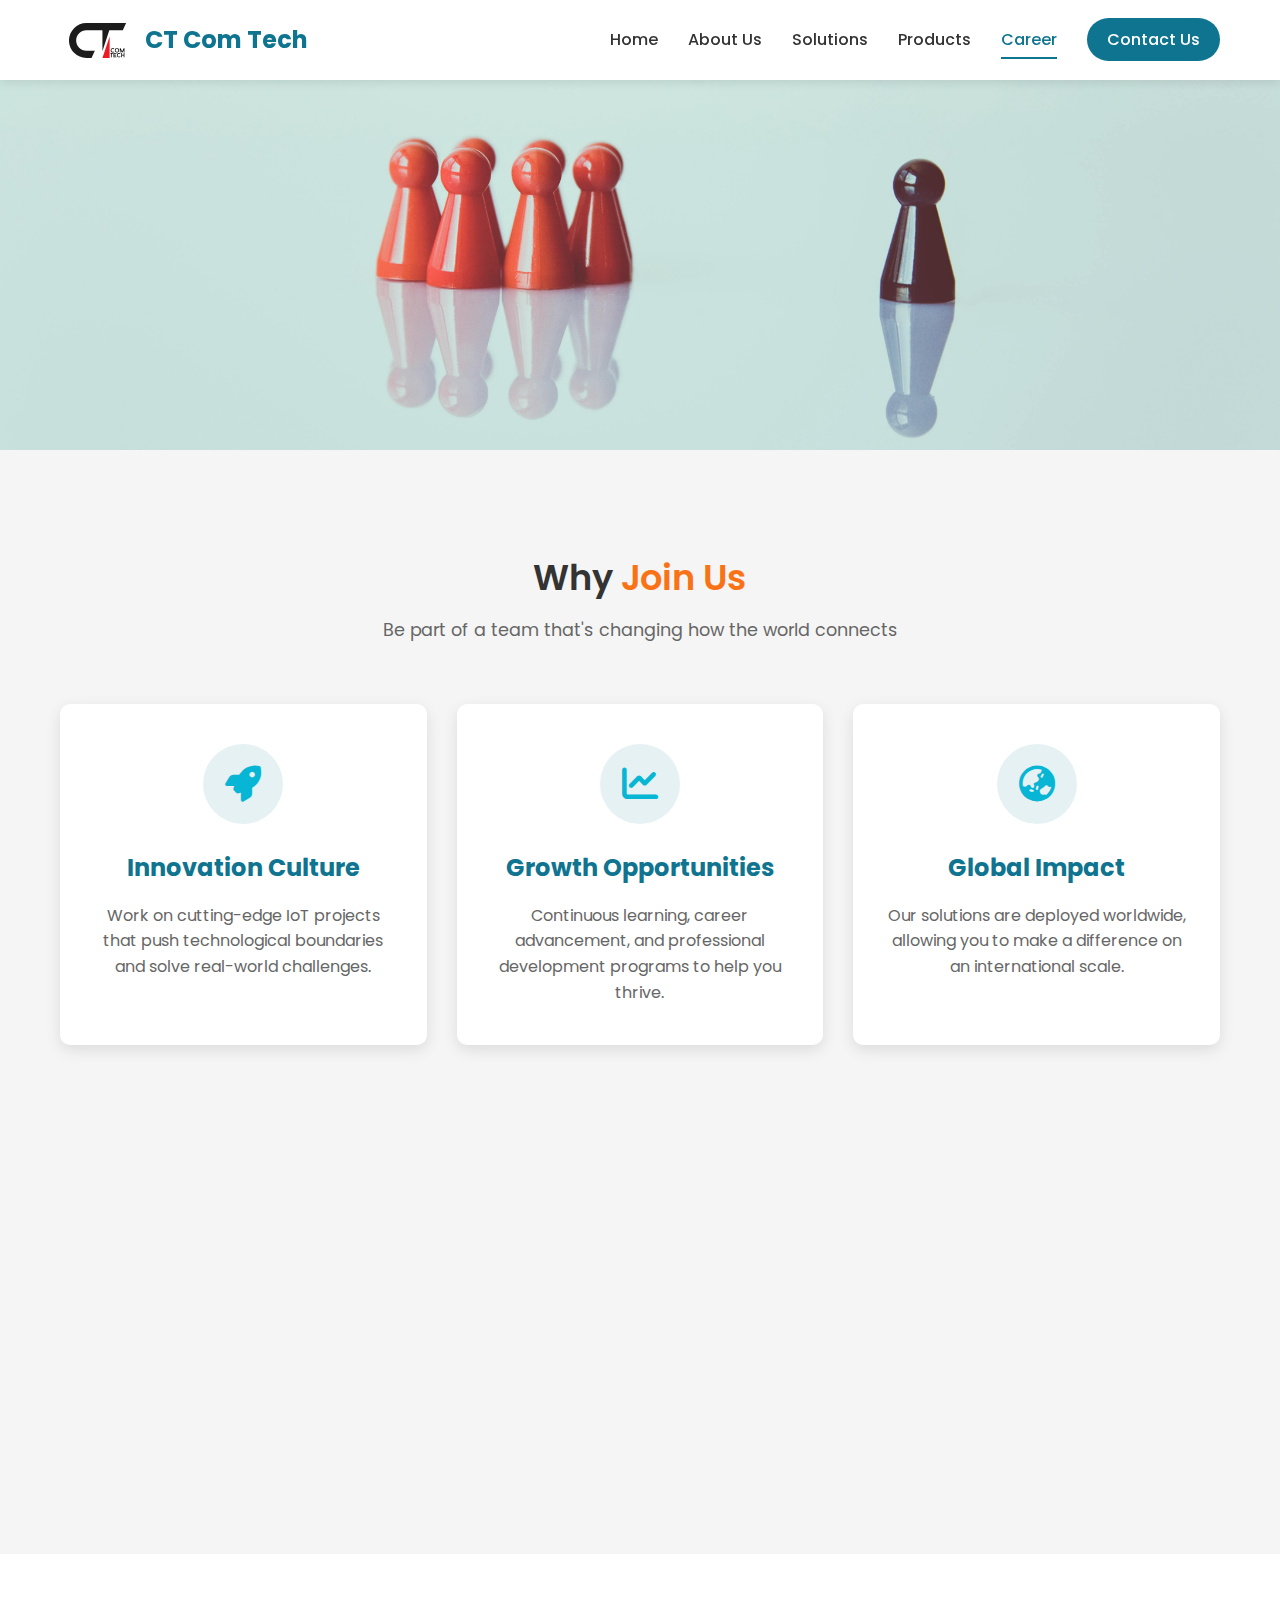
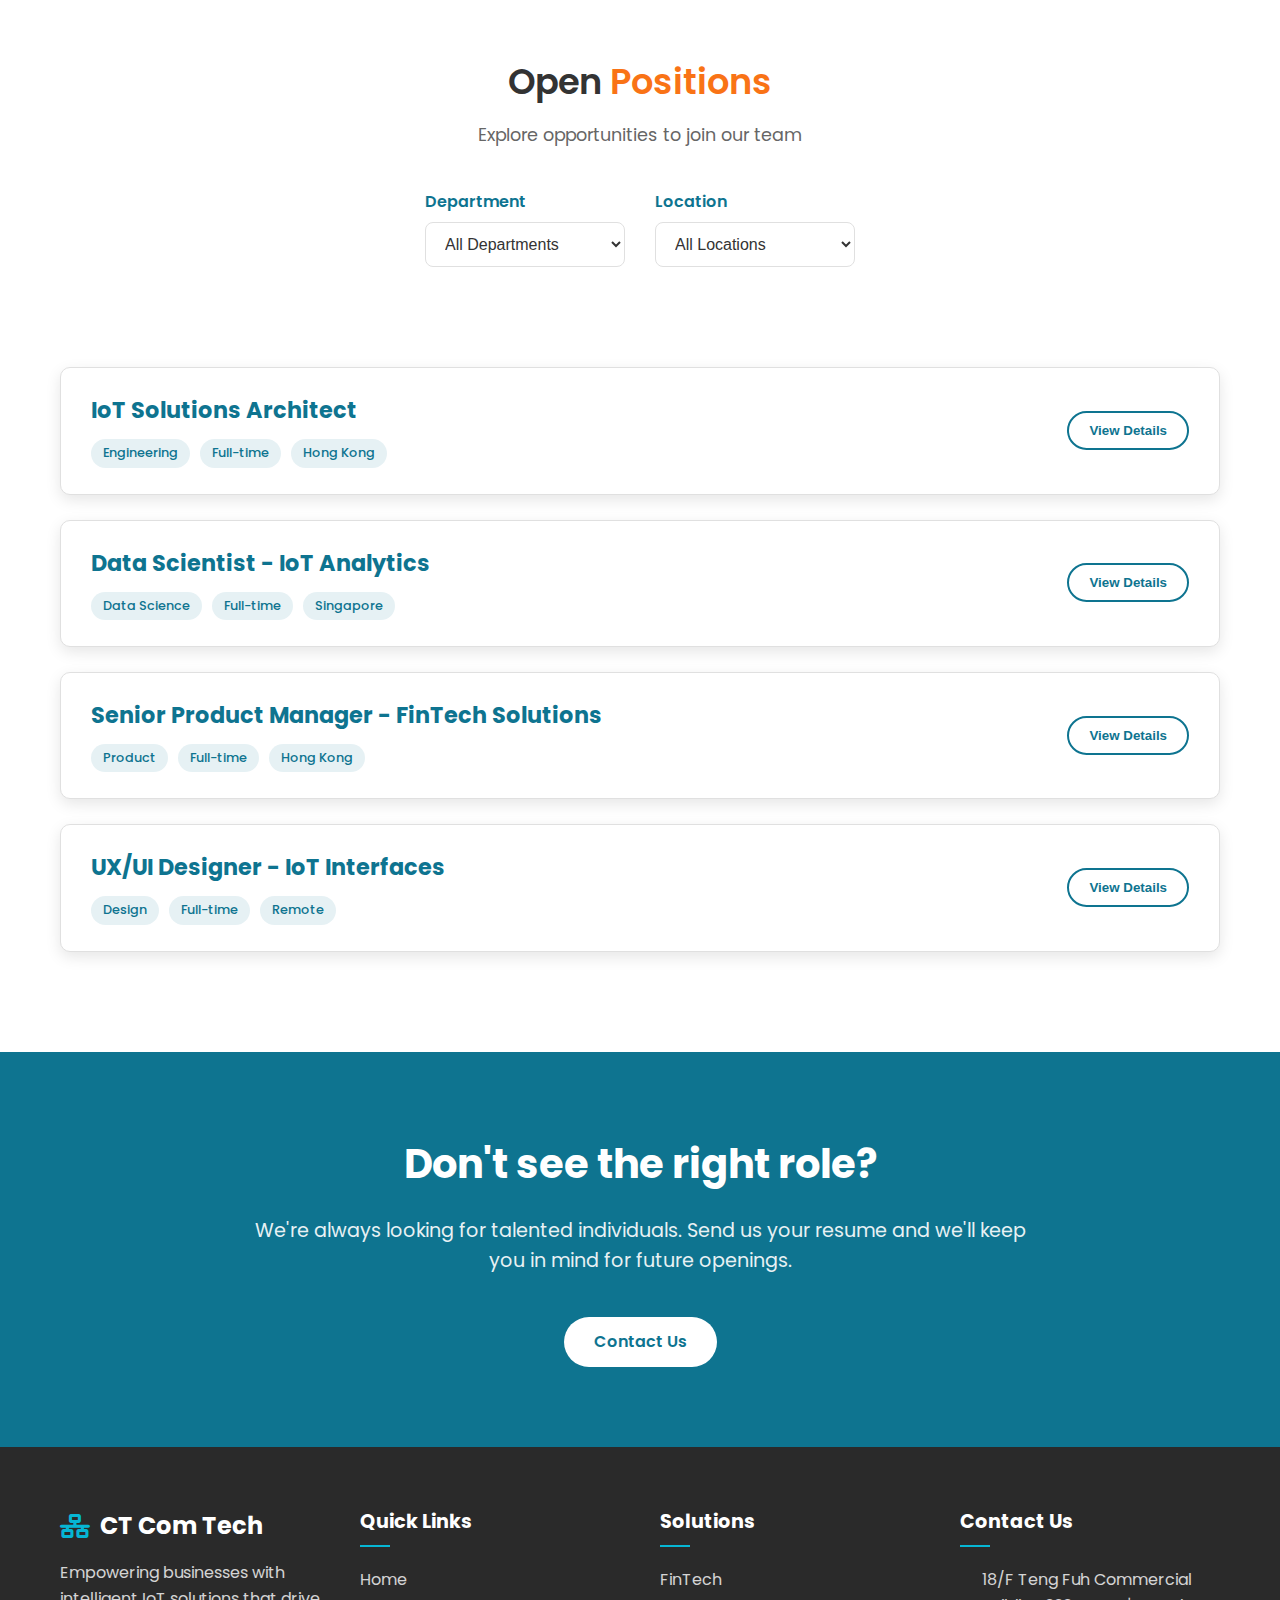
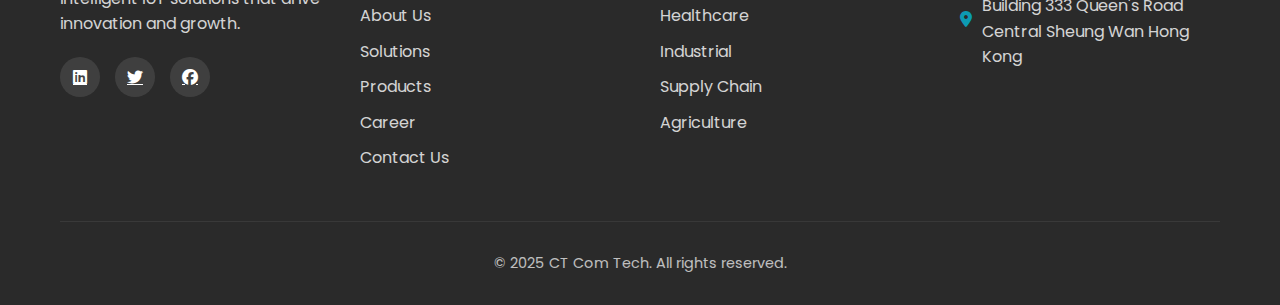
<file: career/career.html>
<!DOCTYPE html>
<html lang="en">
<head>
    <meta charset="UTF-8">
    <meta name="viewport" content="width=device-width, initial-scale=1.0">
    <title>CT Com Tech - Careers</title>
    <link rel="stylesheet" href="../index/style.css">
    <link rel="stylesheet" href="career.css">
    <link rel="stylesheet" href="https://cdnjs.cloudflare.com/ajax/libs/font-awesome/6.4.0/css/all.min.css">
</head>
<body>
    <!-- Navbar -->
    <header class="navbar">
        <div class="container">
            <div class="logo">
                <a href="../index/index.html">
                    <img src="../img/CT Com Tech Logo.svg" alt="Home Logo">
                    <span>CT Com Tech</span>
                </a>
            </div>
            <nav class="nav-links">
                <ul>
                    <li><a href="../index/index.html">Home</a></li>
                    <li><a href="../about/about.html">About Us</a></li>
                    <li><a href="../solutions/solutions.html">Solutions</a></li>
                    <li><a href="../products/products.html">Products</a></li>
                    <li><a href="career.html" class="active">Career</a></li>
                    <li><a href="../contact/contact.html" class="contact-btn">Contact Us</a></li>
                </ul>
            </nav>
            <div class="hamburger">
                <div class="bar"></div>
                <div class="bar"></div>
                <div class="bar"></div>
            </div>
        </div>
    </header>

    <!-- Hero Section -->
    <section class="career-hero">
        <div class="container">
            <div class="career-hero-content">
                <h1>Join Our Team</h1>
                <p>Build the future of IoT technology with us</p>
            </div>
        </div>
        <div class="career-hero-bg"></div>
    </section>

    <!-- Why Join Us Section -->
    <section class="why-join-us">
        <div class="container">
            <div class="section-header centered">
                <h2>Why <span>Join Us</span></h2>
                <p>Be part of a team that's changing how the world connects</p>
            </div>

            <div class="benefits-grid">
                <div class="benefit-card" data-animate="fade">
                    <div class="benefit-icon">
                        <i class="fas fa-rocket"></i>
                    </div>
                    <h3>Innovation Culture</h3>
                    <p>Work on cutting-edge IoT projects that push technological boundaries and solve real-world challenges.</p>
                </div>

                <div class="benefit-card" data-animate="fade">
                    <div class="benefit-icon">
                        <i class="fas fa-chart-line"></i>
                    </div>
                    <h3>Growth Opportunities</h3>
                    <p>Continuous learning, career advancement, and professional development programs to help you thrive.</p>
                </div>

                <div class="benefit-card" data-animate="fade">
                    <div class="benefit-icon">
                        <i class="fas fa-globe-asia"></i>
                    </div>
                    <h3>Global Impact</h3>
                    <p>Our solutions are deployed worldwide, allowing you to make a difference on an international scale.</p>
                </div>

                <div class="benefit-card" data-animate="fade">
                    <div class="benefit-icon">
                        <i class="fas fa-hands-helping"></i>
                    </div>
                    <h3>Collaborative Environment</h3>
                    <p>Work alongside industry experts in a supportive, team-oriented atmosphere that values diverse perspectives.</p>
                </div>

                <div class="benefit-card" data-animate="fade">
                    <div class="benefit-icon">
                        <i class="fas fa-balance-scale"></i>
                    </div>
                    <h3>Work-Life Balance</h3>
                    <p>Flexible work arrangements, generous leave policies, and a culture that respects your personal time.</p>
                </div>

                <div class="benefit-card" data-animate="fade">
                    <div class="benefit-icon">
                        <i class="fas fa-medal"></i>
                    </div>
                    <h3>Competitive Package</h3>
                    <p>Attractive compensation, comprehensive benefits, and performance-based incentives that reward excellence.</p>
                </div>
            </div>
        </div>
    </section>

    <!-- Open Positions Section -->
    <section class="open-positions">
        <div class="container">
            <div class="section-header centered">
                <h2>Open <span>Positions</span></h2>
                <p>Explore opportunities to join our team</p>
            </div>

            <div class="job-filters">
                <div class="filter-group">
                    <label for="department-filter">Department</label>
                    <select id="department-filter">
                        <option value="all">All Departments</option>
                        <option value="engineering">Engineering</option>
                        <option value="product">Product</option>
                        <option value="data">Data Science</option>
                        <option value="design">Design</option>
                    </select>
                </div>
                <div class="filter-group">
                    <label for="location-filter">Location</label>
                    <select id="location-filter">
                        <option value="all">All Locations</option>
                        <option value="hongkong">Hong Kong</option>
                        <option value="singapore">Singapore</option>
                        <option value="remote">Remote</option>
                    </select>
                </div>
            </div>

            <div class="job-listings">
                <!-- IoT Solutions Architect -->
                <div class="job-card" data-department="engineering" data-location="hongkong" data-animate="up">
                    <div class="job-header">
                        <div class="job-title">
                            <h3>IoT Solutions Architect</h3>
                            <div class="job-tags">
                                <span class="tag">Engineering</span>
                                <span class="tag">Full-time</span>
                                <span class="tag">Hong Kong</span>
                            </div>
                        </div>
                        <div class="job-action">
                            <button class="toggle-details">View Details</button>
                        </div>
                    </div>
                    <div class="job-details">
                        <div class="details-grid">
                            <div class="detail-item">
                                <div class="detail-icon"><i class="fas fa-clock"></i></div>
                                <div class="detail-content">
                                    <h4>Work Hours</h4>
                                    <p>40 hours/week, flexible schedule</p>
                                </div>
                            </div>
                            <div class="detail-item">
                                <div class="detail-icon"><i class="fas fa-map-marker-alt"></i></div>
                                <div class="detail-content">
                                    <h4>Location</h4>
                                    <p>Hong Kong (Hybrid - 3 days in office)</p>
                                </div>
                            </div>
                            <div class="detail-item">
                                <div class="detail-icon"><i class="fas fa-wallet"></i></div>
                                <div class="detail-content">
                                    <h4>Allowances</h4>
                                    <p>Transportation, Meal, Technology</p>
                                </div>
                            </div>
                            <div class="detail-item">
                                <div class="detail-icon"><i class="fas fa-umbrella-beach"></i></div>
                                <div class="detail-content">
                                    <h4>Leave Benefits</h4>
                                    <p>21 days annual, 14 days medical, 5 days personal</p>
                                </div>
                            </div>
                        </div>
                        
                        <div class="job-description">
                            <div class="description-section">
                                <h4>Job Scope</h4>
                                <p>As an IoT Solutions Architect, you will design and implement end-to-end IoT architectures for clients across various industries. You'll collaborate with cross-functional teams to translate business requirements into technical solutions, ensuring scalability, security, and performance.</p>
                            </div>
                            
                            <div class="description-section">
                                <h4>Key Responsibilities</h4>
                                <ul>
                                    <li>Design comprehensive IoT architectures including device connectivity, data processing, and application layers</li>
                                    <li>Lead technical implementation and integration of IoT systems with client infrastructure</li>
                                    <li>Develop proof-of-concepts and technical documentation</li>
                                    <li>Provide technical leadership and mentoring to junior team members</li>
                                    <li>Evaluate new technologies and recommend innovations to enhance our solutions</li>
                                </ul>
                            </div>
                            
                            <div class="description-section">
                                <h4>Requirements</h4>
                                <ul>
                                    <li>Bachelor's or Master's degree in Computer Science, Engineering, or related field</li>
                                    <li>5+ years of experience in IoT solutions development or system architecture</li>
                                    <li>Strong knowledge of cloud platforms (AWS, Azure, GCP)</li>
                                    <li>Experience with IoT protocols (MQTT, CoAP, HTTP/REST)</li>
                                    <li>Familiarity with edge computing, data analytics, and security best practices</li>
                                    <li>Excellent communication and client-facing skills</li>
                                </ul>
                            </div>
                        </div>
                        
                        <div class="job-apply">
                            <a href="../contact/contact.html" class="btn-primary">Apply Now</a>
                        </div>
                    </div>
                </div>

                <!-- Data Scientist -->
                <div class="job-card" data-department="data" data-location="singapore" data-animate="up">
                    <div class="job-header">
                        <div class="job-title">
                            <h3>Data Scientist - IoT Analytics</h3>
                            <div class="job-tags">
                                <span class="tag">Data Science</span>
                                <span class="tag">Full-time</span>
                                <span class="tag">Singapore</span>
                            </div>
                        </div>
                        <div class="job-action">
                            <button class="toggle-details">View Details</button>
                        </div>
                    </div>
                    <div class="job-details">
                        <div class="details-grid">
                            <div class="detail-item">
                                <div class="detail-icon"><i class="fas fa-clock"></i></div>
                                <div class="detail-content">
                                    <h4>Work Hours</h4>
                                    <p>40 hours/week, flexible schedule</p>
                                </div>
                            </div>
                            <div class="detail-item">
                                <div class="detail-icon"><i class="fas fa-map-marker-alt"></i></div>
                                <div class="detail-content">
                                    <h4>Location</h4>
                                    <p>Singapore (Hybrid - 2 days in office)</p>
                                </div>
                            </div>
                            <div class="detail-item">
                                <div class="detail-icon"><i class="fas fa-wallet"></i></div>
                                <div class="detail-content">
                                    <h4>Allowances</h4>
                                    <p>Technology, Professional Development</p>
                                </div>
                            </div>
                            <div class="detail-item">
                                <div class="detail-icon"><i class="fas fa-umbrella-beach"></i></div>
                                <div class="detail-content">
                                    <h4>Leave Benefits</h4>
                                    <p>18 days annual, 14 days medical, 3 days compassionate</p>
                                </div>
                            </div>
                        </div>
                        
                        <div class="job-description">
                            <div class="description-section">
                                <h4>Job Scope</h4>
                                <p>As a Data Scientist specializing in IoT Analytics, you will develop advanced analytics models to extract insights from large-scale IoT data. You'll work closely with clients and engineering teams to implement predictive models that drive business value and operational efficiency.</p>
                            </div>
                            
                            <div class="description-section">
                                <h4>Key Responsibilities</h4>
                                <ul>
                                    <li>Develop machine learning and statistical models for IoT data analysis</li>
                                    <li>Create data pipelines for processing streaming and batch IoT data</li>
                                    <li>Design and implement anomaly detection and predictive maintenance algorithms</li>
                                    <li>Collaborate with visualization specialists to create insightful dashboards</li>
                                    <li>Present data-driven insights and recommendations to stakeholders</li>
                                </ul>
                            </div>
                            
                            <div class="description-section">
                                <h4>Requirements</h4>
                                <ul>
                                    <li>Master's or PhD in Computer Science, Data Science, Statistics, or related field</li>
                                    <li>3+ years of experience in data science or machine learning</li>
                                    <li>Strong programming skills in Python, R, or similar</li>
                                    <li>Experience with big data technologies (Spark, Hadoop, Kafka)</li>
                                    <li>Knowledge of time-series analysis and machine learning algorithms</li>
                                    <li>Understanding of IoT systems and sensor data is a plus</li>
                                </ul>
                            </div>
                        </div>
                        
                        <div class="job-apply">
                            <a href="../contact/contact.html" class="btn-primary">Apply Now</a>
                        </div>
                    </div>
                </div>

                <!-- Product Manager -->
                <div class="job-card" data-department="product" data-location="hongkong" data-animate="up">
                    <div class="job-header">
                        <div class="job-title">
                            <h3>Senior Product Manager - FinTech Solutions</h3>
                            <div class="job-tags">
                                <span class="tag">Product</span>
                                <span class="tag">Full-time</span>
                                <span class="tag">Hong Kong</span>
                            </div>
                        </div>
                        <div class="job-action">
                            <button class="toggle-details">View Details</button>
                        </div>
                    </div>
                    <div class="job-details">
                        <div class="details-grid">
                            <div class="detail-item">
                                <div class="detail-icon"><i class="fas fa-clock"></i></div>
                                <div class="detail-content">
                                    <h4>Work Hours</h4>
                                    <p>40 hours/week, standard business hours</p>
                                </div>
                            </div>
                            <div class="detail-item">
                                <div class="detail-icon"><i class="fas fa-map-marker-alt"></i></div>
                                <div class="detail-content">
                                    <h4>Location</h4>
                                    <p>Hong Kong (In-office with occasional WFH)</p>
                                </div>
                            </div>
                            <div class="detail-item">
                                <div class="detail-icon"><i class="fas fa-wallet"></i></div>
                                <div class="detail-content">
                                    <h4>Allowances</h4>
                                    <p>Transportation, Professional Development, Healthcare</p>
                                </div>
                            </div>
                            <div class="detail-item">
                                <div class="detail-icon"><i class="fas fa-umbrella-beach"></i></div>
                                <div class="detail-content">
                                    <h4>Leave Benefits</h4>
                                    <p>22 days annual, 14 days medical, parental leave</p>
                                </div>
                            </div>
                        </div>
                        
                        <div class="job-description">
                            <div class="description-section">
                                <h4>Job Scope</h4>
                                <p>As a Senior Product Manager for our FinTech Solutions division, you will oversee the development and go-to-market strategy for our financial services IoT products. You'll collaborate with engineering, design, and business teams to deliver innovative solutions that meet regulatory requirements and client needs.</p>
                            </div>
                            
                            <div class="description-section">
                                <h4>Key Responsibilities</h4>
                                <ul>
                                    <li>Define product vision, strategy, and roadmap for FinTech IoT solutions</li>
                                    <li>Gather and prioritize requirements based on market research and client feedback</li>
                                    <li>Collaborate with engineering teams throughout the development lifecycle</li>
                                    <li>Work with sales and marketing to develop effective go-to-market strategies</li>
                                    <li>Monitor product performance and make data-driven decisions for improvements</li>
                                    <li>Stay updated on FinTech industry trends and regulatory changes</li>
                                </ul>
                            </div>
                            
                            <div class="description-section">
                                <h4>Requirements</h4>
                                <ul>
                                    <li>Bachelor's degree in Business, Engineering, Computer Science, or related field</li>
                                    <li>5+ years of product management experience, preferably in FinTech or IoT</li>
                                    <li>Strong understanding of financial services industry and regulations</li>
                                    <li>Experience with agile development methodologies</li>
                                    <li>Excellent analytical, communication, and leadership skills</li>
                                    <li>MBA or financial certification (CFA, FRM) is a plus</li>
                                </ul>
                            </div>
                        </div>
                        
                        <div class="job-apply">
                            <a href="../contact/contact.html" class="btn-primary">Apply Now</a>
                        </div>
                    </div>
                </div>

                <!-- UX/UI Designer -->
                <div class="job-card" data-department="design" data-location="remote" data-animate="up">
                    <div class="job-header">
                        <div class="job-title">
                            <h3>UX/UI Designer - IoT Interfaces</h3>
                            <div class="job-tags">
                                <span class="tag">Design</span>
                                <span class="tag">Full-time</span>
                                <span class="tag">Remote</span>
                            </div>
                        </div>
                        <div class="job-action">
                            <button class="toggle-details">View Details</button>
                        </div>
                    </div>
                    <div class="job-details">
                        <div class="details-grid">
                            <div class="detail-item">
                                <div class="detail-icon"><i class="fas fa-clock"></i></div>
                                <div class="detail-content">
                                    <h4>Work Hours</h4>
                                    <p>40 hours/week, flexible schedule</p>
                                </div>
                            </div>
                            <div class="detail-item">
                                <div class="detail-icon"><i class="fas fa-map-marker-alt"></i></div>
                                <div class="detail-content">
                                    <h4>Location</h4>
                                    <p>Fully Remote (Asia-Pacific preferred)</p>
                                </div>
                            </div>
                            <div class="detail-item">
                                <div class="detail-icon"><i class="fas fa-wallet"></i></div>
                                <div class="detail-content">
                                    <h4>Allowances</h4>
                                    <p>Home Office Setup, Technology, Coworking Space</p>
                                </div>
                            </div>
                            <div class="detail-item">
                                <div class="detail-icon"><i class="fas fa-umbrella-beach"></i></div>
                                <div class="detail-content">
                                    <h4>Leave Benefits</h4>
                                    <p>20 days annual, 10 days medical, flexible time off</p>
                                </div>
                            </div>
                        </div>
                        
                        <div class="job-description">
                            <div class="description-section">
                                <h4>Job Scope</h4>
                                <p>As a UX/UI Designer specializing in IoT interfaces, you will create intuitive and engaging user experiences for our IoT platforms and dashboards. You'll translate complex data and functionality into clean, accessible designs that help users efficiently manage and gain insights from connected devices.</p>
                            </div>
                            
                            <div class="description-section">
                                <h4>Key Responsibilities</h4>
                                <ul>
                                    <li>Design user interfaces for IoT dashboards, mobile apps, and web platforms</li>
                                    <li>Create wireframes, prototypes, and high-fidelity mockups</li>
                                    <li>Conduct user research and usability testing to inform design decisions</li>
                                    <li>Collaborate with product managers and engineers to implement designs</li>
                                    <li>Develop and maintain design systems for consistency across products</li>
                                    <li>Optimize interfaces for various devices and screen sizes</li>
                                </ul>
                            </div>
                            
                            <div class="description-section">
                                <h4>Requirements</h4>
                                <ul>
                                    <li>Bachelor's degree in Design, HCI, or related field</li>
                                    <li>3+ years of UX/UI design experience</li>
                                    <li>Strong portfolio demonstrating data visualization and dashboard design</li>
                                    <li>Proficiency with design tools (Figma, Sketch, Adobe XD)</li>
                                    <li>Understanding of design principles and accessibility standards</li>
                                    <li>Experience with IoT or data-intensive applications is preferred</li>
                                    <li>Basic knowledge of HTML, CSS, and responsive design</li>
                                </ul>
                            </div>
                        </div>
                        
                        <div class="job-apply">
                            <a href="../contact/contact.html" class="btn-primary">Apply Now</a>
                        </div>
                    </div>
                </div>
            </div>
        </div>
    </section>

    <!-- CTA Section -->
    <section class="cta">
        <div class="container">
            <div class="cta-content">
                <h2>Don't see the right role?</h2>
                <p>We're always looking for talented individuals. Send us your resume and we'll keep you in mind for future openings.</p>
                <a href="../contact/contact.html" class="btn btn-primary">Contact Us</a>
            </div>
        </div>
    </section>

    <!-- Footer -->
    <footer>
        <div class="container">
            <div class="footer-grid">
                <div class="footer-about">
                    <div class="footer-logo">
                        <i class="fas fa-network-wired"></i>
                        <span>CT Com Tech</span>
                    </div>
                    <p>Empowering businesses with intelligent IoT solutions that drive innovation and growth.</p>
                    <div class="social-links">
                        <a href="#"><i class="fab fa-linkedin"></i></a>
                        <a href="#"><i class="fab fa-twitter"></i></a>
                        <a href="#"><i class="fab fa-facebook"></i></a>
                    </div>
                </div>
                
                <div class="footer-links">
                    <h3>Quick Links</h3>
                    <ul>
                        <li><a href="../index/index.html">Home</a></li>
                        <li><a href="../about/about.html">About Us</a></li>
                        <li><a href="../solutions/solutions.html">Solutions</a></li>
                        <li><a href="../products/products.html">Products</a></li>
                        <li><a href="career.html">Career</a></li>
                        <li><a href="../contact/contact.html">Contact Us</a></li>
                    </ul>
                </div>
                
                <div class="footer-solutions">
                    <h3>Solutions</h3>
                    <ul>
                        <li><a href="../solutions/solutions.html#fintech">FinTech</a></li>
                        <li><a href="../solutions/solutions.html#healthcare">Healthcare</a></li>
                        <li><a href="../solutions/solutions.html#industrial">Industrial</a></li>
                        <li><a href="../solutions/solutions.html#supply-chain">Supply Chain</a></li>
                        <li><a href="../solutions/solutions.html#agriculture">Agriculture</a></li>
                    </ul>
                </div>
                
                <div class="footer-contact">
                    <h3>Contact Us</h3>
                    <p><i class="fas fa-map-marker-alt"></i> 18/F Teng Fuh Commercial Building 333 Queen's Road Central Sheung Wan Hong Kong</p>
                </div>
            </div>
            
            <div class="footer-bottom">
                <p>&copy; 2025 CT Com Tech. All rights reserved.</p>
            </div>
        </div>
    </footer>

    <script src="../index/script.js"></script>
    <script src="career.js"></script>
</body>
</html>
</file>
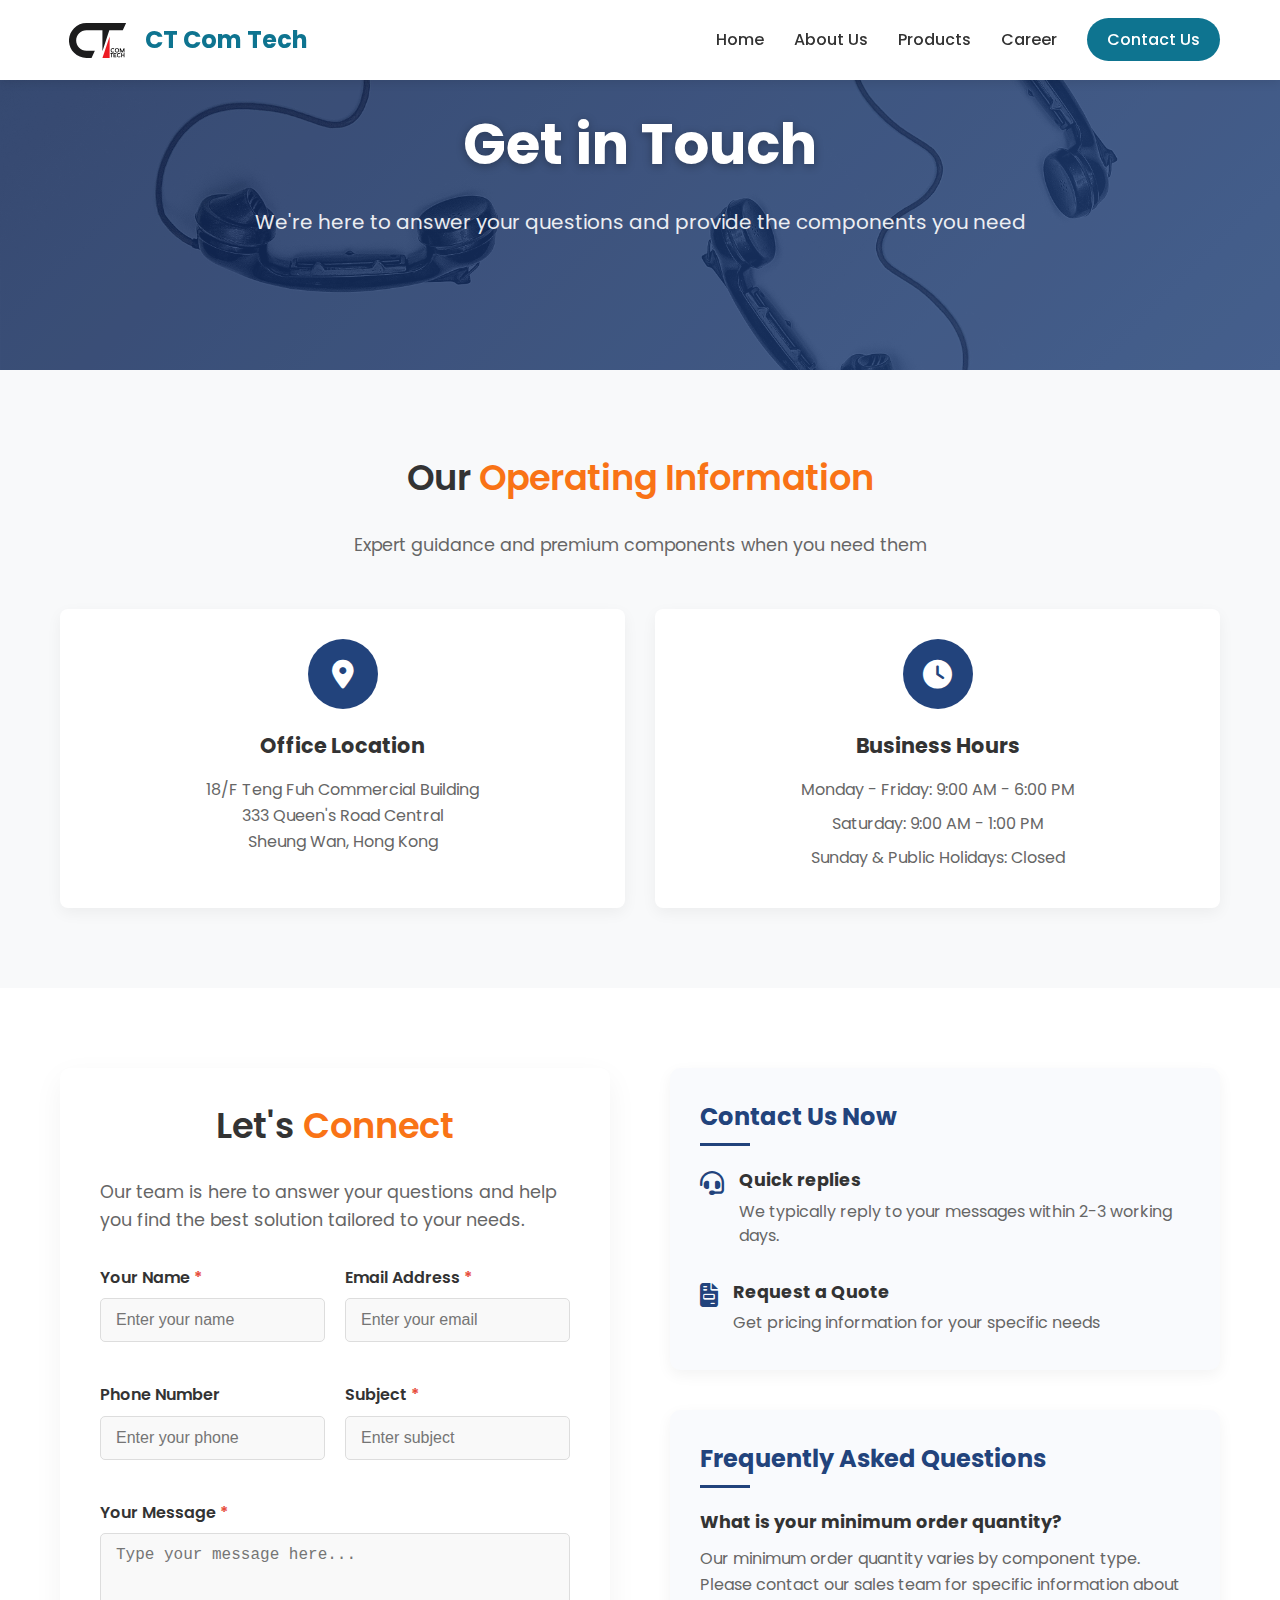
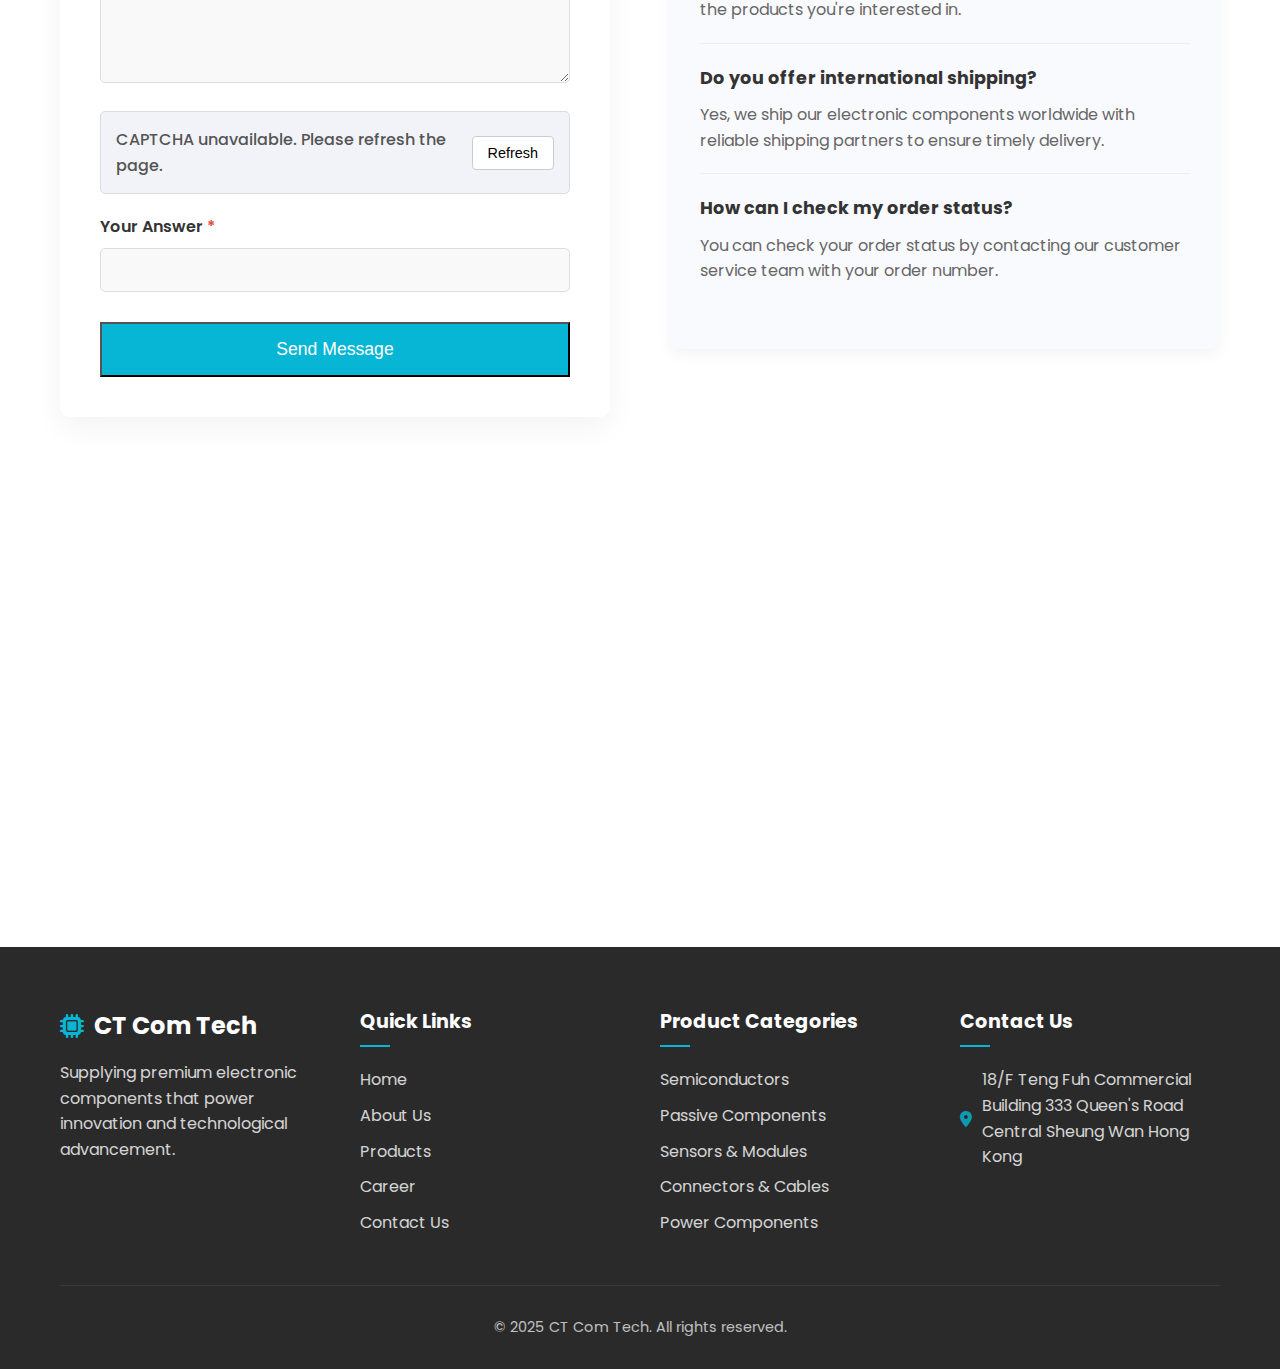
<file: contact/contact.html>
<!DOCTYPE html>
<html lang="en">
<head>
    <meta charset="UTF-8">
    <meta name="viewport" content="width=device-width, initial-scale=1.0">
    <title>CT Com Tech - Contact Us</title>
    <link rel="stylesheet" href="../index/style.css">
    <link rel="stylesheet" href="contact.css">
    <link rel="stylesheet" href="https://cdnjs.cloudflare.com/ajax/libs/font-awesome/6.4.0/css/all.min.css">
</head>
<body>
    <!-- Navbar -->
    <header class="navbar">
        <div class="container">
            <div class="logo">
                <a href="../index/index.html">
                    <img src="../img/CT Com Tech Logo.svg" alt="Home Logo">
                    <span>CT Com Tech</span>
                </a>
            </div>
            <nav class="nav-links">
                <ul>
                    <li><a href="../index/index.html">Home</a></li>
                    <li><a href="../about/about.html">About Us</a></li>
                    <li><a href="../products/products.html">Products</a></li>
                    <li><a href="../career/career.html">Career</a></li>
                    <li><a href="contact.html" class="active contact-btn">Contact Us</a></li>
                </ul>
            </nav>
            <div class="hamburger">
                <div class="bar"></div>
                <div class="bar"></div>
                <div class="bar"></div>
            </div>
        </div>
    </header>

    <!-- Hero Section -->
    <section class="contact-hero">
        <div class="container">
            <div class="contact-hero-content">
                <h1>Get in Touch</h1>
                <p>We're here to answer your questions and provide the components you need</p>
            </div>
        </div>
        <div class="contact-hero-bg"></div>
    </section>

    <!-- Contact Information Section -->
    <section class="contact-info">
        <div class="container">
            <div class="section-header centered">
                <h2>Our <span>Operating Information</span></h2>
                <p>Expert guidance and premium components when you need them</p>
            </div>

            <div class="info-cards">
                <div class="info-card">
                    <div class="info-icon">
                        <i class="fas fa-map-marker-alt"></i>
                    </div>
                    <h3>Office Location</h3>
                    <p>18/F Teng Fuh Commercial Building<br>333 Queen's Road Central<br>Sheung Wan, Hong Kong</p>
                </div>

                <div class="info-card">
                    <div class="info-icon">
                        <i class="fas fa-clock"></i>
                    </div>
                    <h3>Business Hours</h3>
                    <p>Monday - Friday: 9:00 AM - 6:00 PM</p>
                    <p>Saturday: 9:00 AM - 1:00 PM</p>
                    <p>Sunday & Public Holidays: Closed</p>
                </div>
            </div>
        </div>
    </section>

    <!-- Contact Form Section -->
    <section class="contact-form-section">
        <div class="container">
            <div class="contact-grid">
                <div class="form-container">
                    <div class="section-header contact-header">
                        <h2 class="contact-title">Let's <span>Connect</span></h2>
                        <p class="contact-description">Our team is here to answer your questions and help you find the best solution tailored to your needs.</p>
                    </div>

                    <form id="contactForm" class="contact-form">
                        <div class="form-row">
                            <div class="form-group">
                                <label for="name">Your Name <span class="required">*</span></label>
                                <input type="text" id="name" name="name" placeholder="Enter your name" required>
                            </div>
                            <div class="form-group">
                                <label for="email">Email Address <span class="required">*</span></label>
                                <input type="email" id="email" name="email" placeholder="Enter your email" required>
                            </div>
                        </div>

                        <div class="form-row">
                            <div class="form-group">
                                <label for="phone">Phone Number</label>
                                <input type="tel" id="phone" name="phone" placeholder="Enter your phone">
                            </div>
                            <div class="form-group">
                                <label for="subject">Subject <span class="required">*</span></label>
                                <input type="text" id="subject" name="subject" placeholder="Enter subject" required>
                            </div>
                        </div>

                        <div class="form-group">
                            <label for="message">Your Message <span class="required">*</span></label>
                            <textarea id="message" name="message" placeholder="Type your message here..." required></textarea>
                        </div>

                        <div class="captcha-container">
                            <div class="captcha-message">
                                CAPTCHA unavailable. Please refresh the page.
                            </div>
                            <button type="button" class="refresh-btn" onclick="refreshCaptcha()">Refresh</button>
                        </div>

                        <div class="form-group">
                            <label for="answer">Your Answer <span class="required">*</span></label>
                            <input type="text" id="answer" name="answer" required>
                        </div>

                        <button type="submit" class="btn-primary submit-btn">Send Message</button>
                    </form>
                </div>

                <div class="contact-side-content">
                    <div class="quick-contact">
                        <h3>Contact Us Now</h3>
                        <div class="quick-contact-item">
                            <i class="fas fa-headset"></i>
                            <div>
                                <h4>Quick replies</h4>
                                <p>We typically reply to your messages within 2-3 working days.</p>
                            </div>
                        </div>
                        <div class="quick-contact-item">
                            <i class="fas fa-file-invoice"></i>
                            <div>
                                <h4>Request a Quote</h4>
                                <p>Get pricing information for your specific needs</p>
                            </div>
                        </div>
                    </div>

                    <div class="faq-preview">
                        <h3>Frequently Asked Questions</h3>
                        <div class="faq-item">
                            <h4>What is your minimum order quantity?</h4>
                            <p>Our minimum order quantity varies by component type. Please contact our sales team for specific information about the products you're interested in.</p>
                        </div>
                        <div class="faq-item">
                            <h4>Do you offer international shipping?</h4>
                            <p>Yes, we ship our electronic components worldwide with reliable shipping partners to ensure timely delivery.</p>
                        </div>
                        <div class="faq-item">
                            <h4>How can I check my order status?</h4>
                            <p>You can check your order status by contacting our customer service team with your order number.</p>
                        </div>
                    </div>
                </div>
            </div>
        </div>
    </section>

    <!-- Map Section -->
    <section class="map-section">
        <div class="map-container">
            <iframe src="https://www.google.com/maps/embed?pb=!1m18!1m12!1m3!1d3691.9006225142675!2d114.14939525!3d22.284657899999997!2m3!1f0!2f0!3f0!3m2!1i1024!2i768!4f13.1!3m3!1m2!1s0x3404007c5d2da3a3%3A0xd1318bfc0ff6d8c8!2s333%20Queen&#39;s%20Rd%20Central%2C%20Sheung%20Wan%2C%20Hong%20Kong!5e0!3m2!1sen!2sus!4v1713943851983!5m2!1sen!2sus" width="100%" height="450" style="border:0;" allowfullscreen="" loading="lazy" referrerpolicy="no-referrer-when-downgrade"></iframe>
        </div>
    </section>

    <!-- Footer -->
    <footer>
        <div class="container">
            <div class="footer-grid">
                <div class="footer-about">
                    <div class="footer-logo">
                        <i class="fas fa-microchip"></i>
                        <span>CT Com Tech</span>
                    </div>
                    <p>Supplying premium electronic components that power innovation and technological advancement.</p>
                </div>
                
                <div class="footer-links">
                    <h3>Quick Links</h3>
                    <ul>
                        <li><a href="../index/index.html">Home</a></li>
                        <li><a href="../about/about.html">About Us</a></li>
                        <li><a href="../products/products.html">Products</a></li>
                        <li><a href="../career/career.html">Career</a></li>
                        <li><a href="contact.html">Contact Us</a></li>
                    </ul>
                </div>
                
                <div class="footer-solutions">
                    <h3>Product Categories</h3>
                    <ul>
                        <li><a href="../products/products.html#semiconductors">Semiconductors</a></li>
                        <li><a href="../products/products.html#passive-components">Passive Components</a></li>
                        <li><a href="../products/products.html#sensors">Sensors & Modules</a></li>
                        <li><a href="../products/products.html#connectors">Connectors & Cables</a></li>
                        <li><a href="../products/products.html#power-components">Power Components</a></li>
                    </ul>
                </div>
                
                <div class="footer-contact">
                    <h3>Contact Us</h3>
                    <p><i class="fas fa-map-marker-alt"></i> 18/F Teng Fuh Commercial Building 333 Queen's Road Central Sheung Wan Hong Kong</p>
                </div>
            </div>
            
            <div class="footer-bottom">
                <p>&copy; 2025 CT Com Tech. All rights reserved.</p>
            </div>
        </div>
    </footer>

    <div id="submission-modal" class="modal">
        <div class="modal-content">
            <span class="close-modal">&times;</span>
            <div class="modal-icon">
                <i class="fas fa-check-circle"></i>
            </div>
            <h2>Thank You!</h2>
            <p>Your message has been successfully sent. We'll get back to you shortly.</p>
            <button class="btn-primary modal-btn">Close</button>
        </div>
    </div>

    <script src="../index/script.js"></script>
    <script src="contact.js"></script>
</body>
</html>
</file>
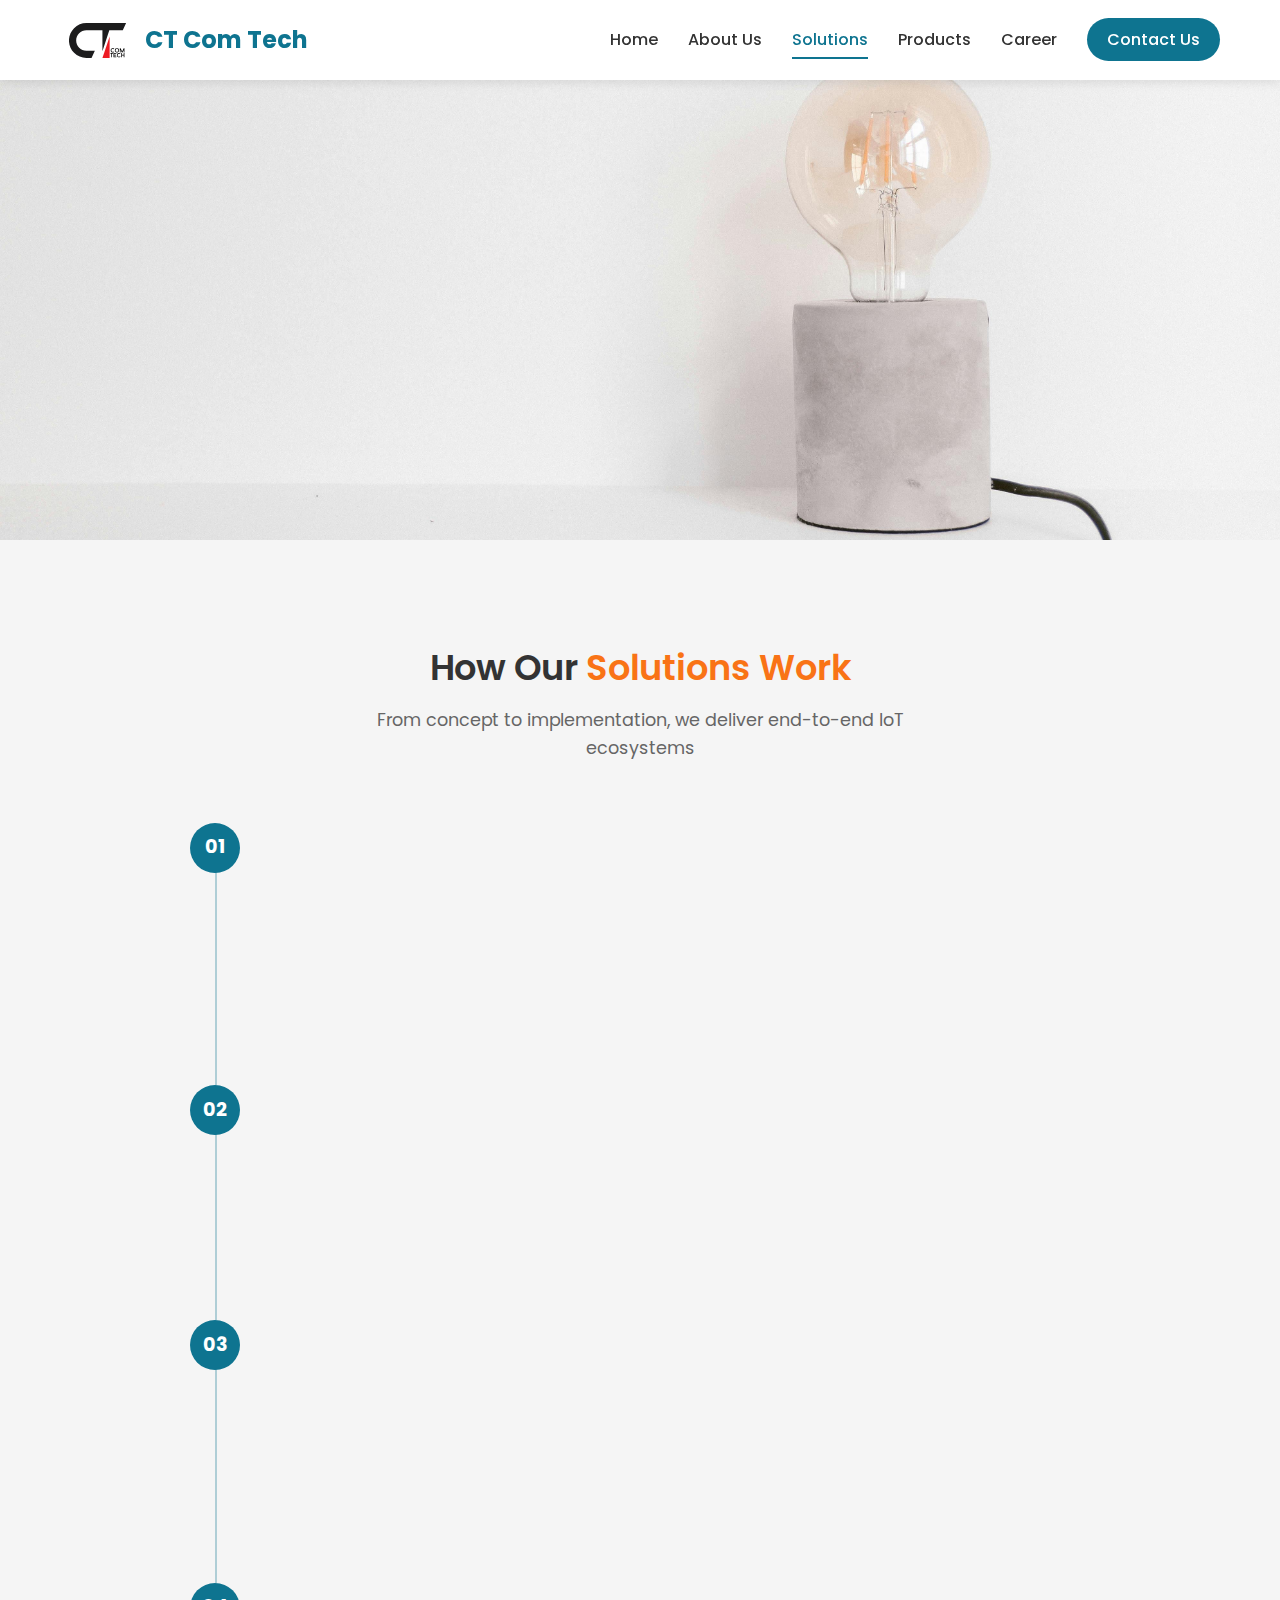
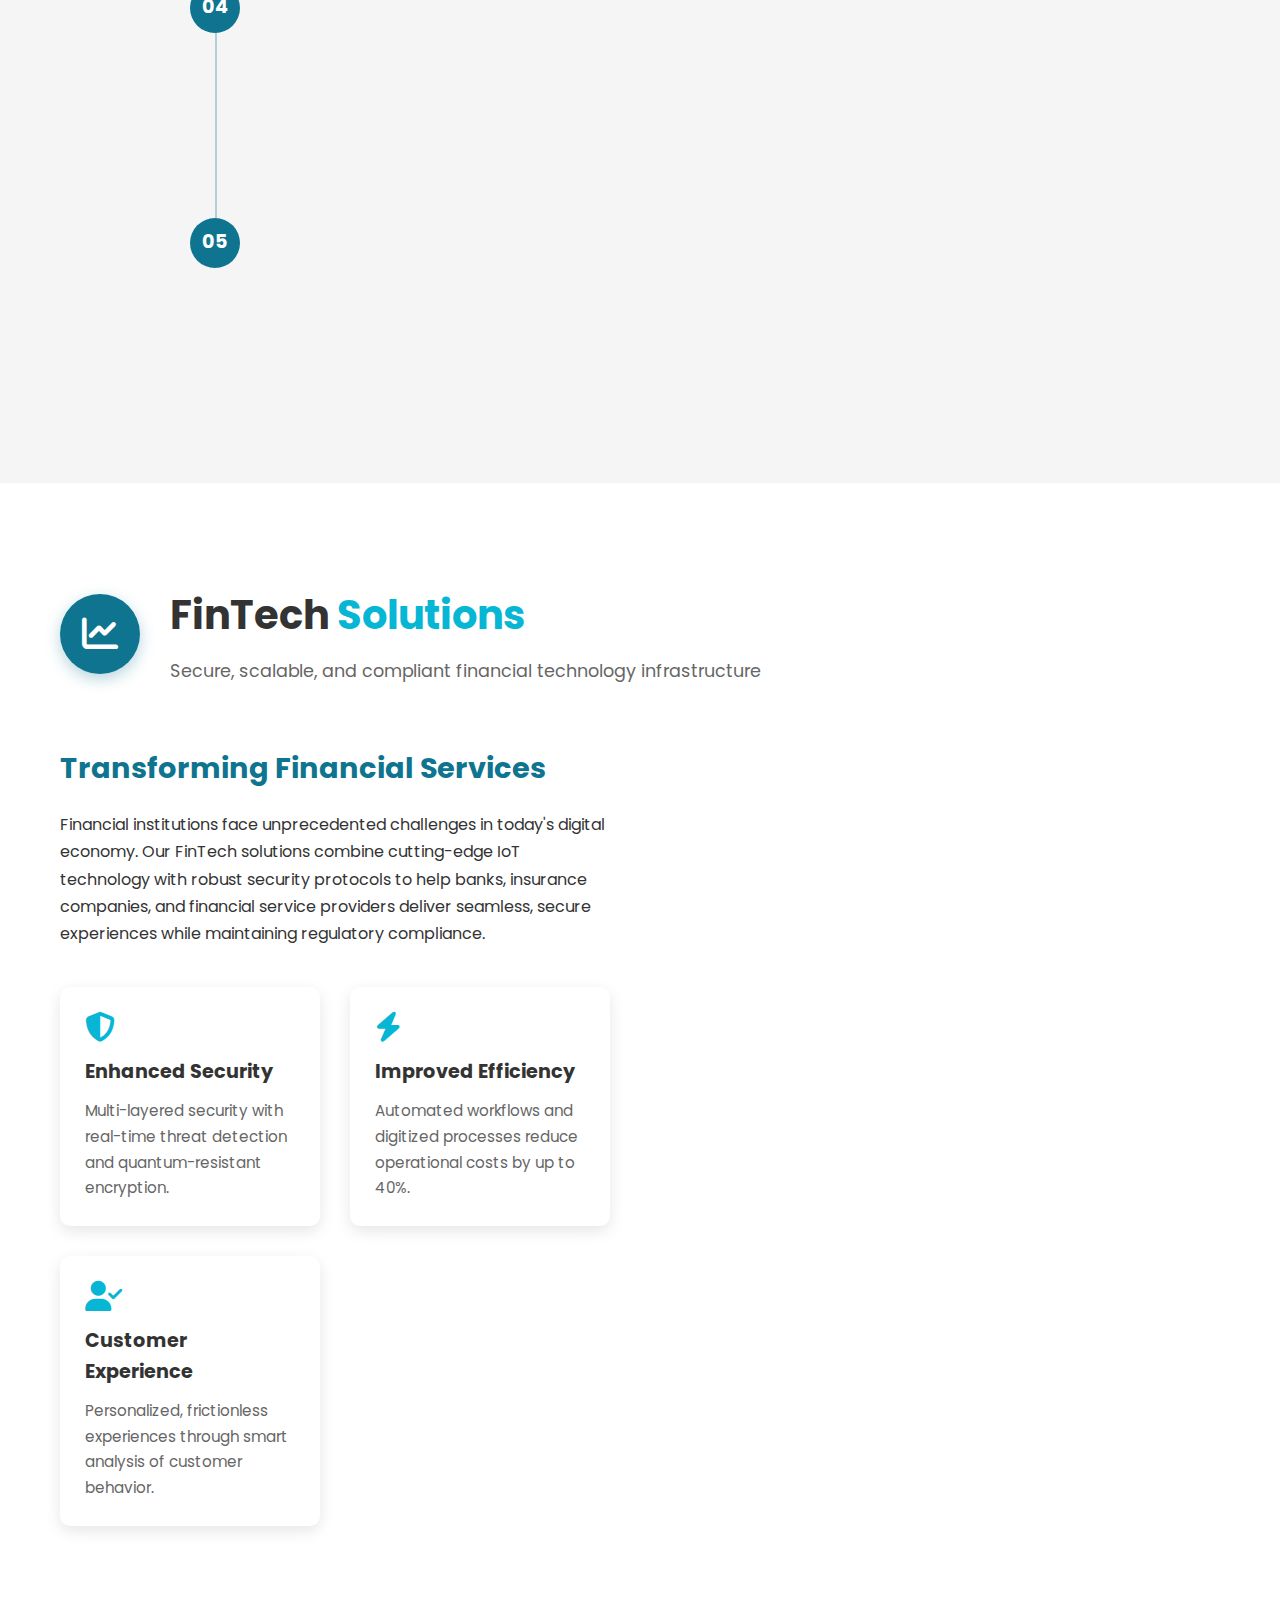
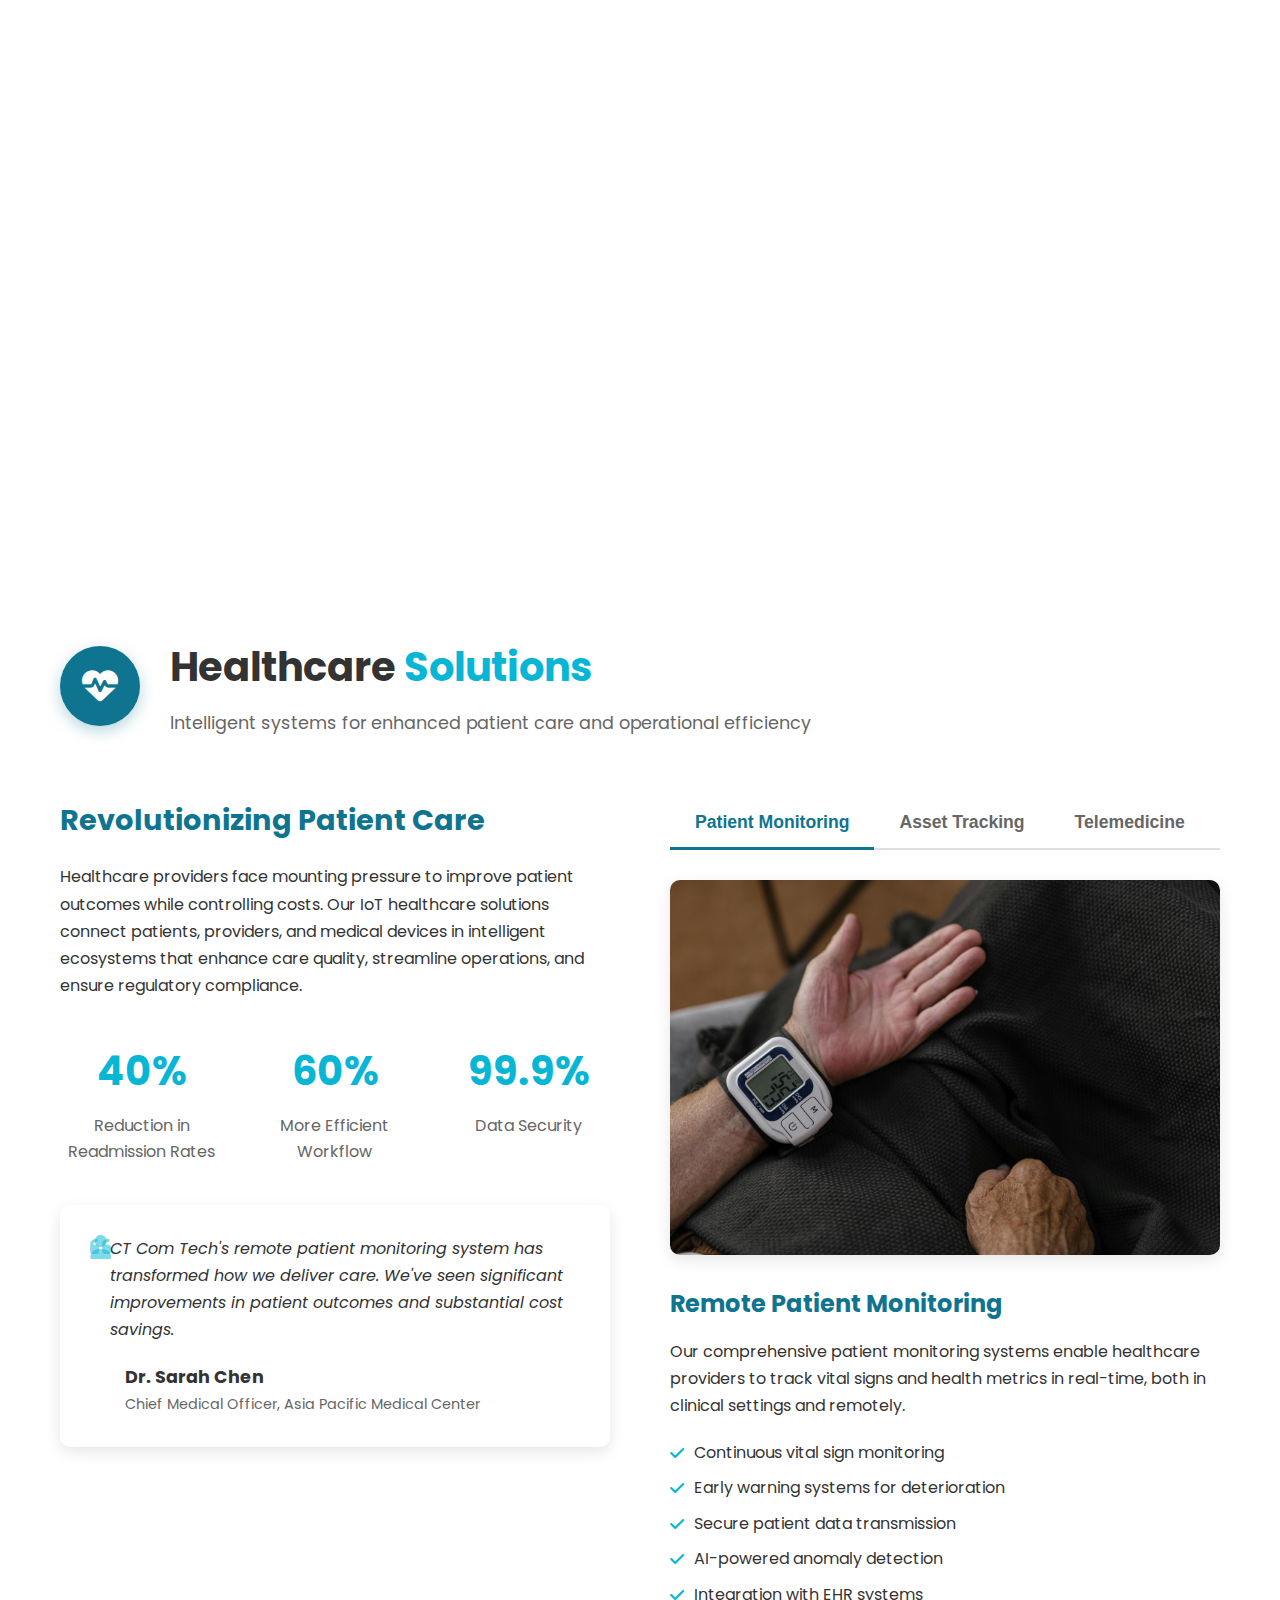
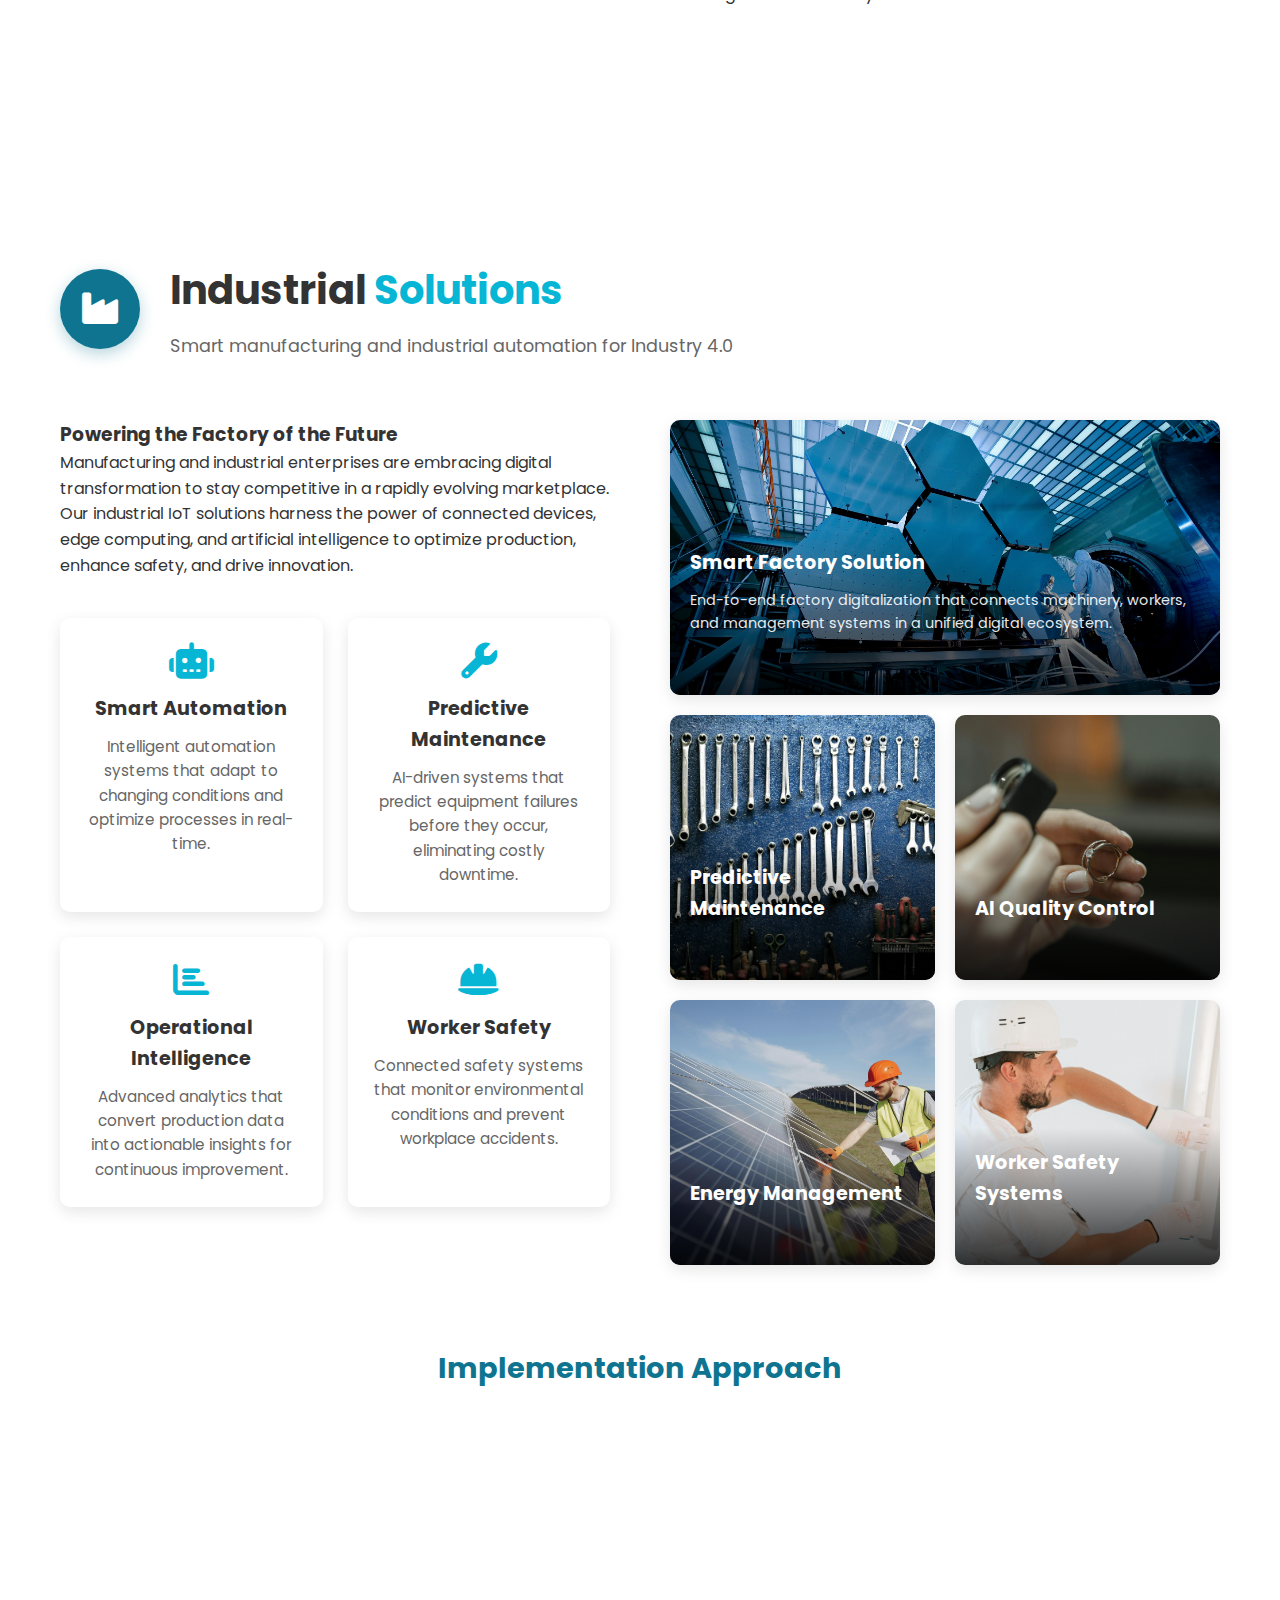
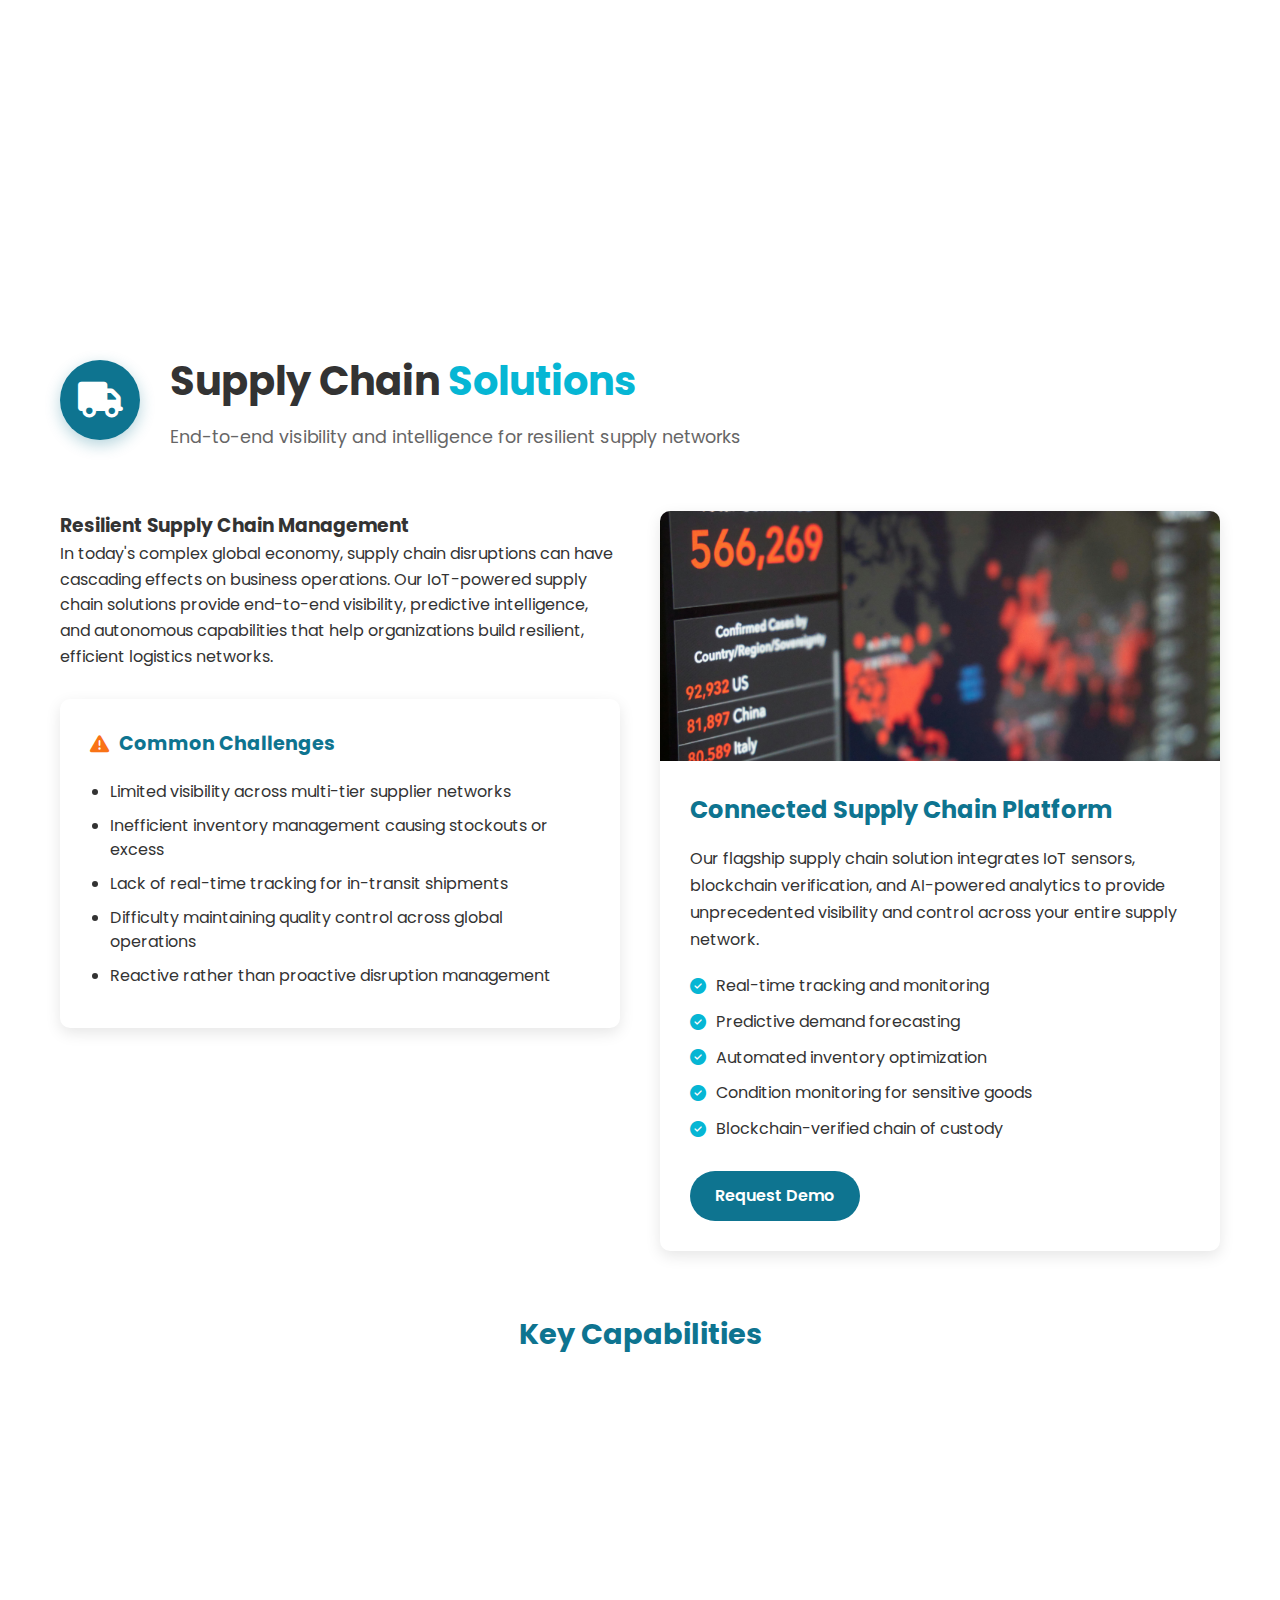
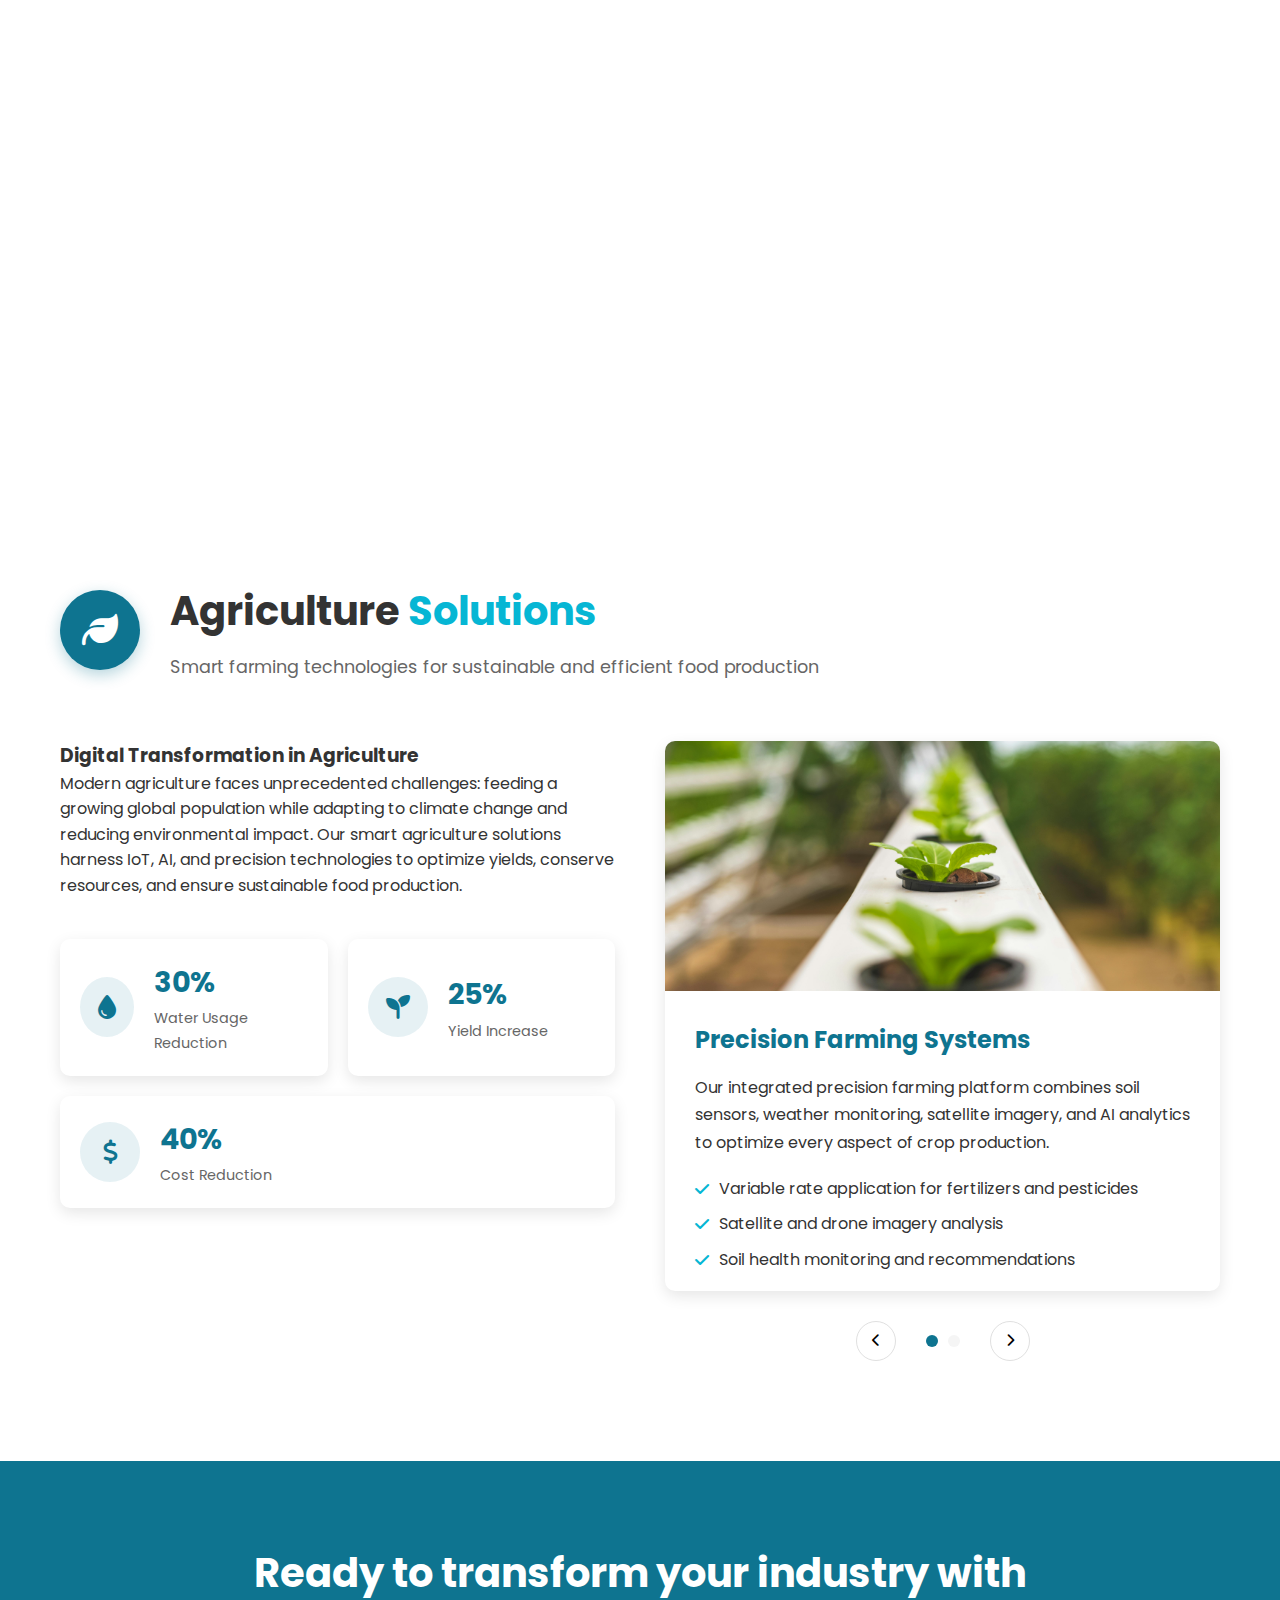
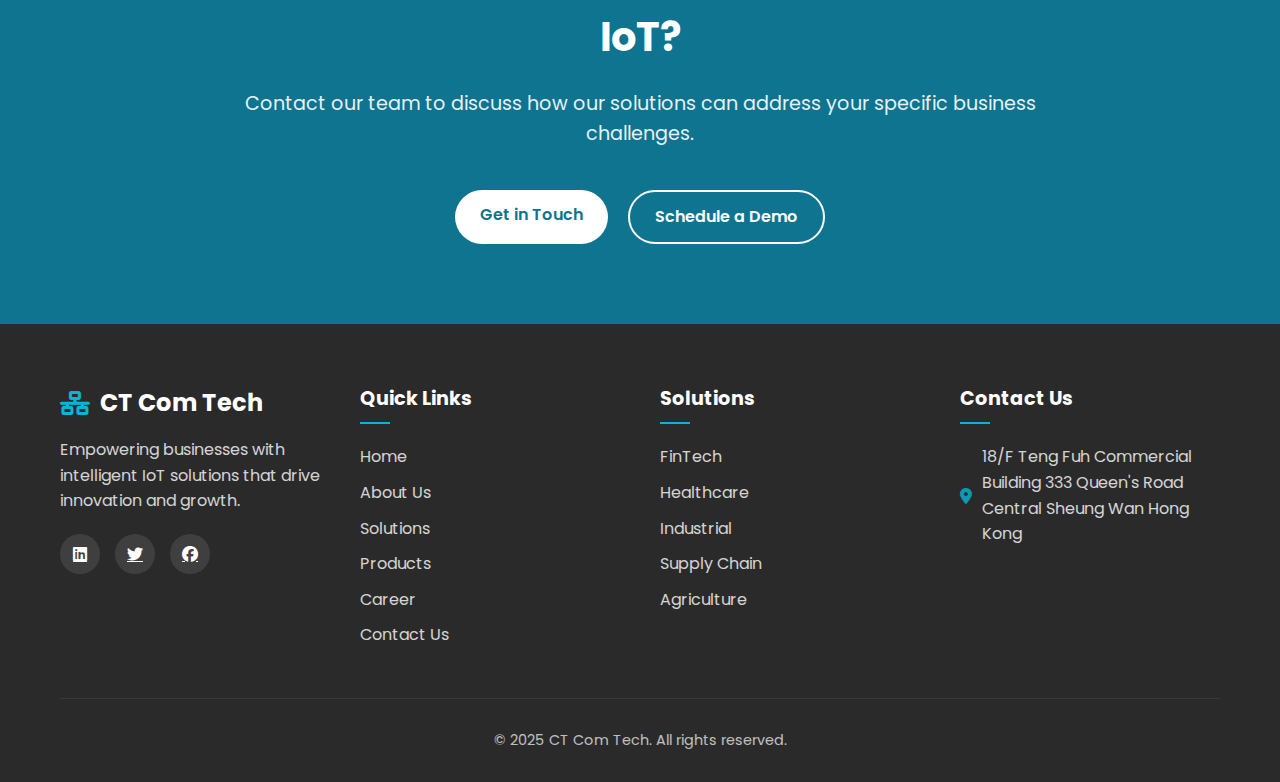
<file: solutions/solutions.html>
<!DOCTYPE html>
<html lang="en">
<head>
    <meta charset="UTF-8">
    <meta name="viewport" content="width=device-width, initial-scale=1.0">
    <title>CT Com Tech - Solutions</title>
    <link rel="stylesheet" href="../index/style.css">
    <link rel="stylesheet" href="solutions.css">
    <link rel="stylesheet" href="https://cdnjs.cloudflare.com/ajax/libs/font-awesome/6.4.0/css/all.min.css">
</head>
<body>
    <!-- Navbar -->
    <header class="navbar">
        <div class="container">
            <div class="logo">
                <a href="../index/index.html">
                    <img src="../img/CT Com Tech Logo.svg" alt="Home Logo">
                    <span>CT Com Tech</span>
                </a>
            </div>
            <nav class="nav-links">
                <ul>
                    <li><a href="../index/index.html">Home</a></li>
                    <li><a href="../about/about.html">About Us</a></li>
                    <li><a href="solutions.html" class="active">Solutions</a></li>
                    <li><a href="../products/products.html">Products</a></li>
                    <li><a href="../career/career.html">Career</a></li>
                    <li><a href="../contact/contact.html" class="contact-btn">Contact Us</a></li>
                </ul>
            </nav>
            <div class="hamburger">
                <div class="bar"></div>
                <div class="bar"></div>
                <div class="bar"></div>
            </div>
        </div>
    </header>

    <!-- Hero Section -->
    <section class="solutions-hero">
        <div class="container">
            <div class="solutions-hero-content">
                <h1>Industry-Specific IoT Solutions</h1>
                <p>Innovative technology solutions tailored to your business needs</p>
                <div class="hero-industries">
                    <a href="#fintech" class="industry-pill">
                        <i class="fas fa-chart-line"></i>
                        <span>FinTech</span>
                    </a>
                    <a href="#healthcare" class="industry-pill">
                        <i class="fas fa-heartbeat"></i>
                        <span>Healthcare</span>
                    </a>
                    <a href="#industrial" class="industry-pill">
                        <i class="fas fa-industry"></i>
                        <span>Industrial</span>
                    </a>
                    <a href="#supply-chain" class="industry-pill">
                        <i class="fas fa-truck"></i>
                        <span>Supply Chain</span>
                    </a>
                    <a href="#agriculture" class="industry-pill">
                        <i class="fas fa-leaf"></i>
                        <span>Agriculture</span>
                    </a>
                </div>
            </div>
        </div>
        <div class="solutions-hero-bg"></div>
    </section>

    <!-- Solutions Overview -->
    <section class="solutions-overview">
        <div class="container">
            <div class="section-header centered">
                <h2>How Our <span>Solutions Work</span></h2>
                <p>From concept to implementation, we deliver end-to-end IoT ecosystems</p>
            </div>

            <div class="process-timeline">
                <div class="process-step">
                    <div class="step-number">01</div>
                    <div class="step-content" data-animate="right">
                        <h3>Discovery & Analysis</h3>
                        <p>We start by understanding your business challenges, existing systems, and strategic goals. Our team conducts thorough assessments to identify the most impactful IoT integration opportunities.</p>
                    </div>
                </div>

                <div class="process-step">
                    <div class="step-number">02</div>
                    <div class="step-content" data-animate="right">
                        <h3>Solution Architecture</h3>
                        <p>Our experts design a custom IoT architecture tailored to your specific industry requirements, ensuring scalability, security, and seamless integration with your existing infrastructure.</p>
                    </div>
                </div>

                <div class="process-step">
                    <div class="step-number">03</div>
                    <div class="step-content" data-animate="right">
                        <h3>Development & Integration</h3>
                        <p>We build your solution using industry-leading technologies and best practices, focusing on security, reliability, and performance. Our integration specialists ensure smooth connections with your existing systems.</p>
                    </div>
                </div>

                <div class="process-step">
                    <div class="step-number">04</div>
                    <div class="step-content" data-animate="right">
                        <h3>Deployment & Training</h3>
                        <p>We carefully deploy your IoT solution with minimal disruption to your operations. Your team receives comprehensive training to ensure maximum adoption and value from day one.</p>
                    </div>
                </div>

                <div class="process-step">
                    <div class="step-number">05</div>
                    <div class="step-content" data-animate="right">
                        <h3>Ongoing Support & Optimization</h3>
                        <p>Our relationship continues beyond deployment. We provide ongoing support, maintenance, and continuous optimization to ensure your IoT ecosystem evolves with your business needs.</p>
                    </div>
                </div>
            </div>
        </div>
    </section>

    <!-- FinTech Solutions -->
    <section id="fintech" class="industry-solution">
        <div class="solution-bg fintech-bg"></div>
        <div class="container">
            <div class="industry-header">
                <div class="industry-icon">
                    <i class="fas fa-chart-line"></i>
                </div>
                <div class="industry-title">
                    <h2>FinTech <span>Solutions</span></h2>
                    <p>Secure, scalable, and compliant financial technology infrastructure</p>
                </div>
            </div>

            <div class="industry-content">
                <div class="industry-overview">
                    <h3>Transforming Financial Services</h3>
                    <p>Financial institutions face unprecedented challenges in today's digital economy. Our FinTech solutions combine cutting-edge IoT technology with robust security protocols to help banks, insurance companies, and financial service providers deliver seamless, secure experiences while maintaining regulatory compliance.</p>
                    
                    <div class="key-benefits">
                        <div class="benefit-item">
                            <i class="fas fa-shield-alt"></i>
                            <h4>Enhanced Security</h4>
                            <p>Multi-layered security with real-time threat detection and quantum-resistant encryption.</p>
                        </div>
                        <div class="benefit-item">
                            <i class="fas fa-bolt"></i>
                            <h4>Improved Efficiency</h4>
                            <p>Automated workflows and digitized processes reduce operational costs by up to 40%.</p>
                        </div>
                        <div class="benefit-item">
                            <i class="fas fa-user-check"></i>
                            <h4>Customer Experience</h4>
                            <p>Personalized, frictionless experiences through smart analysis of customer behavior.</p>
                        </div>
                    </div>
                </div>

                <div class="industry-solutions">
                    <div class="solution-card" data-animate="up">
                        <div class="solution-image">
                            <img src="../img/secure-payment.jpg" alt="Secure Payment Processing">
                        </div>
                        <div class="solution-details">
                            <h3>Secure Payment Processing</h3>
                            <p>End-to-end encrypted payment systems with real-time fraud detection and seamless integration across digital and physical channels.</p>
                            <ul class="feature-list">
                                <li><i class="fas fa-check-circle"></i> Biometric authentication</li>
                                <li><i class="fas fa-check-circle"></i> Real-time transaction monitoring</li>
                                <li><i class="fas fa-check-circle"></i> Cross-platform compatibility</li>
                            </ul>
                        </div>
                    </div>

                    <div class="solution-card" data-animate="up">
                        <div class="solution-image">
                            <img src="../img/risk-analytics.jpg" alt="Risk Analytics">
                        </div>
                        <div class="solution-details">
                            <h3>Advanced Risk Analytics</h3>
                            <p>AI-powered risk assessment systems that analyze vast data sets to identify patterns, predict market shifts, and automate compliance reporting.</p>
                            <ul class="feature-list">
                                <li><i class="fas fa-check-circle"></i> Predictive risk modeling</li>
                                <li><i class="fas fa-check-circle"></i> Automated compliance checks</li>
                                <li><i class="fas fa-check-circle"></i> Custom alerting thresholds</li>
                            </ul>
                        </div>
                    </div>

                    <div class="solution-card" data-animate="up">
                        <div class="solution-image">
                            <img src="../img/digital-banking.jpg" alt="Digital Banking Platform">
                        </div>
                        <div class="solution-details">
                            <h3>Digital Banking Platform</h3>
                            <p>Comprehensive digital banking solutions that connect physical branches, online services, and IoT devices in a unified ecosystem.</p>
                            <ul class="feature-list">
                                <li><i class="fas fa-check-circle"></i> Omnichannel integration</li>
                                <li><i class="fas fa-check-circle"></i> Smart branch technologies</li>
                                <li><i class="fas fa-check-circle"></i> Personalized financial insights</li>
                            </ul>
                        </div>
                    </div>
                </div>
            </div>
        </div>
    </section>

    <!-- Healthcare Solutions -->
    <section id="healthcare" class="industry-solution">
        <div class="solution-bg healthcare-bg"></div>
        <div class="container">
            <div class="industry-header">
                <div class="industry-icon">
                    <i class="fas fa-heartbeat"></i>
                </div>
                <div class="industry-title">
                    <h2>Healthcare <span>Solutions</span></h2>
                    <p>Intelligent systems for enhanced patient care and operational efficiency</p>
                </div>
            </div>

            <div class="industry-content reverse">
                <div class="industry-solutions">
                    <div class="solution-tabs">
                        <div class="tabs-nav">
                            <button class="tab-btn active" data-tab="patient-monitoring">Patient Monitoring</button>
                            <button class="tab-btn" data-tab="asset-tracking">Asset Tracking</button>
                            <button class="tab-btn" data-tab="telemedicine">Telemedicine</button>
                        </div>
                        <div class="tabs-content">
                            <div class="tab-pane active" id="patient-monitoring">
                                <div class="tab-image">
                                    <img src="../img/patient-monitoring.jpg" alt="Patient Monitoring">
                                </div>
                                <div class="tab-content">
                                    <h3>Remote Patient Monitoring</h3>
                                    <p>Our comprehensive patient monitoring systems enable healthcare providers to track vital signs and health metrics in real-time, both in clinical settings and remotely.</p>
                                    <ul>
                                        <li><i class="fas fa-check"></i> Continuous vital sign monitoring</li>
                                        <li><i class="fas fa-check"></i> Early warning systems for deterioration</li>
                                        <li><i class="fas fa-check"></i> Secure patient data transmission</li>
                                        <li><i class="fas fa-check"></i> AI-powered anomaly detection</li>
                                        <li><i class="fas fa-check"></i> Integration with EHR systems</li>
                                    </ul>
                                    <a href="#" class="learn-more">Learn More <i class="fas fa-arrow-right"></i></a>
                                </div>
                            </div>
                            <div class="tab-pane" id="asset-tracking">
                                <div class="tab-image">
                                    <img src="../img/asset-tracking.jpg" alt="Asset Tracking">
                                </div>
                                <div class="tab-content">
                                    <h3>Medical Asset Tracking</h3>
                                    <p>Optimize the utilization and management of valuable medical equipment with our real-time location services and predictive maintenance systems.</p>
                                    <ul>
                                        <li><i class="fas fa-check"></i> Real-time equipment location tracking</li>
                                        <li><i class="fas fa-check"></i> Utilization analytics and optimization</li>
                                        <li><i class="fas fa-check"></i> Predictive maintenance alerts</li>
                                        <li><i class="fas fa-check"></i> Temperature and condition monitoring</li>
                                        <li><i class="fas fa-check"></i> Automated inventory management</li>
                                    </ul>
                                    <a href="#" class="learn-more">Learn More <i class="fas fa-arrow-right"></i></a>
                                </div>
                            </div>
                            <div class="tab-pane" id="telemedicine">
                                <div class="tab-image">
                                    <img src="../img/telemedicine.jpg" alt="Telemedicine">
                                </div>
                                <div class="tab-content">
                                    <h3>Integrated Telemedicine Platform</h3>
                                    <p>Connect patients and healthcare providers seamlessly with our comprehensive telemedicine solutions that integrate with remote monitoring devices and clinical systems.</p>
                                    <ul>
                                        <li><i class="fas fa-check"></i> High-definition video consultations</li>
                                        <li><i class="fas fa-check"></i> Integration with monitoring devices</li>
                                        <li><i class="fas fa-check"></i> Secure messaging and file sharing</li>
                                        <li><i class="fas fa-check"></i> Virtual waiting rooms and scheduling</li>
                                        <li><i class="fas fa-check"></i> Cross-platform accessibility</li>
                                    </ul>
                                    <a href="#" class="learn-more">Learn More <i class="fas fa-arrow-right"></i></a>
                                </div>
                            </div>
                        </div>
                    </div>
                </div>

                <div class="industry-overview">
                    <h3>Revolutionizing Patient Care</h3>
                    <p>Healthcare providers face mounting pressure to improve patient outcomes while controlling costs. Our IoT healthcare solutions connect patients, providers, and medical devices in intelligent ecosystems that enhance care quality, streamline operations, and ensure regulatory compliance.</p>
                    
                    <div class="stats-container">
                        <div class="stat-item">
                            <span class="stat-number">40%</span>
                            <span class="stat-label">Reduction in Readmission Rates</span>
                        </div>
                        <div class="stat-item">
                            <span class="stat-number">60%</span>
                            <span class="stat-label">More Efficient Workflow</span>
                        </div>
                        <div class="stat-item">
                            <span class="stat-number">99.9%</span>
                            <span class="stat-label">Data Security</span>
                        </div>
                    </div>

                    <div class="testimonial">
                        <div class="quote">
                            <i class="fas fa-quote-left"></i>
                            <p>CT Com Tech's remote patient monitoring system has transformed how we deliver care. We've seen significant improvements in patient outcomes and substantial cost savings.</p>
                            <div class="quote-author">
                                <div class="author-image">
                                    <div class="client-icon female">
                                        <i class="fas fa-user"></i>
                                    </div>
                                </div>
                                <div class="author-info">
                                    <h4>Dr. Sarah Chen</h4>
                                    <span>Chief Medical Officer, Asia Pacific Medical Center</span>
                                </div>
                            </div>
                        </div>
                    </div>
                </div>
            </div>
        </div>
    </section>

    <!-- Industrial Solutions -->
    <section id="industrial" class="industry-solution">
        <div class="solution-bg industrial-bg"></div>
        <div class="container">
            <div class="industry-header">
                <div class="industry-icon">
                    <i class="fas fa-industry"></i>
                </div>
                <div class="industry-title">
                    <h2>Industrial <span>Solutions</span></h2>
                    <p>Smart manufacturing and industrial automation for Industry 4.0</p>
                </div>
            </div>

            <div class="industry-grid">
                <div class="grid-overview">
                    <h3>Powering the Factory of the Future</h3>
                    <p>Manufacturing and industrial enterprises are embracing digital transformation to stay competitive in a rapidly evolving marketplace. Our industrial IoT solutions harness the power of connected devices, edge computing, and artificial intelligence to optimize production, enhance safety, and drive innovation.</p>
                    
                    <div class="grid-features">
                        <div class="grid-feature">
                            <i class="fas fa-robot"></i>
                            <h4>Smart Automation</h4>
                            <p>Intelligent automation systems that adapt to changing conditions and optimize processes in real-time.</p>
                        </div>
                        <div class="grid-feature">
                            <i class="fas fa-wrench"></i>
                            <h4>Predictive Maintenance</h4>
                            <p>AI-driven systems that predict equipment failures before they occur, eliminating costly downtime.</p>
                        </div>
                        <div class="grid-feature">
                            <i class="fas fa-chart-bar"></i>
                            <h4>Operational Intelligence</h4>
                            <p>Advanced analytics that convert production data into actionable insights for continuous improvement.</p>
                        </div>
                        <div class="grid-feature">
                            <i class="fas fa-hard-hat"></i>
                            <h4>Worker Safety</h4>
                            <p>Connected safety systems that monitor environmental conditions and prevent workplace accidents.</p>
                        </div>
                    </div>
                </div>

                <div class="grid-showcase">
                    <div class="grid-item large">
                        <img src="../img/industrial-bg.jpg" alt="Smart Factory">
                        <div class="grid-content">
                            <h3>Smart Factory Solution</h3>
                            <p>End-to-end factory digitalization that connects machinery, workers, and management systems in a unified digital ecosystem.</p>
                            <a href="#" class="learn-more">Explore Solution <i class="fas fa-arrow-right"></i></a>
                        </div>
                    </div>
                    <div class="grid-item">
                        <img src="../img/predictive-maintenance.jpg" alt="Predictive Maintenance">
                        <div class="grid-content">
                            <h3>Predictive Maintenance</h3>
                            <a href="#" class="learn-more">Learn More <i class="fas fa-arrow-right"></i></a>
                        </div>
                    </div>
                    <div class="grid-item">
                        <img src="../img/quality-control.jpg" alt="Quality Control">
                        <div class="grid-content">
                            <h3>AI Quality Control</h3>
                            <a href="#" class="learn-more">Learn More <i class="fas fa-arrow-right"></i></a>
                        </div>
                    </div>
                    <div class="grid-item">
                        <img src="../img/energy-management.jpg" alt="Energy Management">
                        <div class="grid-content">
                            <h3>Energy Management</h3>
                            <a href="#" class="learn-more">Learn More <i class="fas fa-arrow-right"></i></a>
                        </div>
                    </div>
                    <div class="grid-item">
                        <img src="../img/worker-safety.jpg" alt="Worker Safety">
                        <div class="grid-content">
                            <h3>Worker Safety Systems</h3>
                            <a href="#" class="learn-more">Learn More <i class="fas fa-arrow-right"></i></a>
                        </div>
                    </div>
                </div>
            </div>

            <div class="implementation-process">
                <h3>Implementation Approach</h3>
                <div class="process-cards">
                    <div class="process-card" data-animate="up">
                        <div class="card-number">01</div>
                        <h4>Assessment</h4>
                        <p>Comprehensive evaluation of existing infrastructure, processes, and business objectives.</p>
                    </div>
                    <div class="process-card" data-animate="up" data-delay="100">
                        <div class="card-number">02</div>
                        <h4>Pilot Program</h4>
                        <p>Targeted implementation to validate concept and demonstrate value in a controlled environment.</p>
                    </div>
                    <div class="process-card" data-animate="up" data-delay="200">
                        <div class="card-number">03</div>
                        <h4>Scaled Deployment</h4>
                        <p>Phased rollout across operations with minimal disruption to existing workflows.</p>
                    </div>
                    <div class="process-card" data-animate="up" data-delay="300">
                        <div class="card-number">04</div>
                        <h4>Optimization</h4>
                        <p>Continuous monitoring and improvement to maximize ROI and adapt to evolving needs.</p>
                    </div>
                </div>
            </div>
        </div>
    </section>

    <!-- Supply Chain Solutions -->
    <section id="supply-chain" class="industry-solution">
        <div class="solution-bg supply-chain-bg"></div>
        <div class="container">
            <div class="industry-header">
                <div class="industry-icon">
                    <i class="fas fa-truck"></i>
                </div>
                <div class="industry-title">
                    <h2>Supply Chain <span>Solutions</span></h2>
                    <p>End-to-end visibility and intelligence for resilient supply networks</p>
                </div>
            </div>

            <div class="industry-content split-view">
                <div class="split-content">
                    <div class="split-left">
                        <h3>Resilient Supply Chain Management</h3>
                        <p>In today's complex global economy, supply chain disruptions can have cascading effects on business operations. Our IoT-powered supply chain solutions provide end-to-end visibility, predictive intelligence, and autonomous capabilities that help organizations build resilient, efficient logistics networks.</p>
                        
                        <div class="challenges-list">
                            <h4><i class="fas fa-exclamation-triangle"></i> Common Challenges</h4>
                            <ul>
                                <li>Limited visibility across multi-tier supplier networks</li>
                                <li>Inefficient inventory management causing stockouts or excess</li>
                                <li>Lack of real-time tracking for in-transit shipments</li>
                                <li>Difficulty maintaining quality control across global operations</li>
                                <li>Reactive rather than proactive disruption management</li>
                            </ul>
                        </div>
                    </div>

                    <div class="split-right">
                        <div class="solution-highlight">
                            <div class="highlight-image">
                                <img src="../img/supply-chain-dashboard.jpg" alt="Supply Chain Dashboard">
                            </div>
                            <div class="highlight-content">
                                <h3>Connected Supply Chain Platform</h3>
                                <p>Our flagship supply chain solution integrates IoT sensors, blockchain verification, and AI-powered analytics to provide unprecedented visibility and control across your entire supply network.</p>
                                <ul class="highlight-features">
                                    <li><i class="fas fa-check-circle"></i> Real-time tracking and monitoring</li>
                                    <li><i class="fas fa-check-circle"></i> Predictive demand forecasting</li>
                                    <li><i class="fas fa-check-circle"></i> Automated inventory optimization</li>
                                    <li><i class="fas fa-check-circle"></i> Condition monitoring for sensitive goods</li>
                                    <li><i class="fas fa-check-circle"></i> Blockchain-verified chain of custody</li>
                                </ul>
                                <a href="#" class="btn-primary">Request Demo</a>
                            </div>
                        </div>
                    </div>
                </div>

                <div class="capabilities-section">
                    <h3>Key Capabilities</h3>
                    <div class="capabilities-grid">
                        <div class="capability-card" data-animate="fade">
                            <div class="capability-icon">
                                <i class="fas fa-map-marked-alt"></i>
                            </div>
                            <h4>Real-Time Tracking</h4>
                            <p>Track shipments, assets, and inventory in real-time with our advanced IoT sensor network and GPS integration.</p>
                        </div>
                        
                        <div class="capability-card" data-animate="fade">
                            <div class="capability-icon">
                                <i class="fas fa-temperature-high"></i>
                            </div>
                            <h4>Condition Monitoring</h4>
                            <p>Monitor temperature, humidity, shock, and other environmental conditions to protect sensitive goods.</p>
                        </div>
                        
                        <div class="capability-card" data-animate="fade">
                            <div class="capability-icon">
                                <i class="fas fa-boxes"></i>
                            </div>
                            <h4>Inventory Optimization</h4>
                            <p>AI-driven inventory management that predicts demand patterns and optimizes stock levels automatically.</p>
                        </div>
                        
                        <div class="capability-card" data-animate="fade">
                            <div class="capability-icon">
                                <i class="fas fa-route"></i>
                            </div>
                            <h4>Route Optimization</h4>
                            <p>Dynamic routing algorithms that adjust to traffic, weather, and other real-time conditions.</p>
                        </div>
                        
                        <div class="capability-card" data-animate="fade">
                            <div class="capability-icon">
                                <i class="fas fa-shield-alt"></i>
                            </div>
                            <h4>Security & Compliance</h4>
                            <p>Ensure chain of custody and compliance with regulatory requirements through secure tracking.</p>
                        </div>
                        
                        <div class="capability-card" data-animate="fade">
                            <div class="capability-icon">
                                <i class="fas fa-chart-line"></i>
                            </div>
                            <h4>Predictive Analytics</h4>
                            <p>Forecast disruptions before they occur and model potential impacts on your supply network.</p>
                        </div>
                    </div>
                </div>
            </div>
        </div>
    </section>

    <!-- Agriculture Solutions -->
    <section id="agriculture" class="industry-solution">
        <div class="solution-bg agriculture-bg"></div>
        <div class="container">
            <div class="industry-header">
                <div class="industry-icon">
                    <i class="fas fa-leaf"></i>
                </div>
                <div class="industry-title">
                    <h2>Agriculture <span>Solutions</span></h2>
                    <p>Smart farming technologies for sustainable and efficient food production</p>
                </div>
            </div>

            <div class="industry-content carousel-layout">
                <div class="carousel-text">
                    <h3>Digital Transformation in Agriculture</h3>
                    <p>Modern agriculture faces unprecedented challenges: feeding a growing global population while adapting to climate change and reducing environmental impact. Our smart agriculture solutions harness IoT, AI, and precision technologies to optimize yields, conserve resources, and ensure sustainable food production.</p>
                    
                    <div class="impact-numbers">
                        <div class="impact-item">
                            <div class="impact-icon">
                                <i class="fas fa-tint"></i>
                            </div>
                            <div class="impact-data">
                                <span class="impact-value">30%</span>
                                <span class="impact-label">Water Usage Reduction</span>
                            </div>
                        </div>
                        <div class="impact-item">
                            <div class="impact-icon">
                                <i class="fas fa-seedling"></i>
                            </div>
                            <div class="impact-data">
                                <span class="impact-value">25%</span>
                                <span class="impact-label">Yield Increase</span>
                            </div>
                        </div>
                        <div class="impact-item">
                            <div class="impact-icon">
                                <i class="fas fa-dollar-sign"></i>
                            </div>
                            <div class="impact-data">
                                <span class="impact-value">40%</span>
                                <span class="impact-label">Cost Reduction</span>
                            </div>
                        </div>
                    </div>
                </div>

                <div class="solutions-carousel">
                    <div class="carousel-container">
                        <div class="carousel-track">
                            <div class="carousel-slide active">
                                <div class="carousel-image">
                                    <img src="../img/precision-farming.jpg" alt="Precision Farming">
                                </div>
                                <div class="carousel-content">
                                    <h3>Precision Farming Systems</h3>
                                    <p>Our integrated precision farming platform combines soil sensors, weather monitoring, satellite imagery, and AI analytics to optimize every aspect of crop production.</p>
                                    <ul class="carousel-features">
                                        <li><i class="fas fa-check"></i> Variable rate application for fertilizers and pesticides</li>
                                        <li><i class="fas fa-check"></i> Satellite and drone imagery analysis</li>
                                        <li><i class="fas fa-check"></i> Soil health monitoring and recommendations</li>
                                    </ul>
                                </div>
                            </div>

                            <div class="carousel-slide">
                                <div class="carousel-image">
                                    <img src="../img/smart-irrigation.jpg" alt="Smart Irrigation">
                                </div>
                                <div class="carousel-content">
                                    <h3>Smart Irrigation Management</h3>
                                    <p>Water is a precious resource. Our smart irrigation systems use soil moisture sensors, weather forecasts, and crop-specific algorithms to deliver exactly the right amount of water when and where it's needed.</p>
                                    <ul class="carousel-features">
                                        <li><i class="fas fa-check"></i> Zone-specific irrigation control</li>
                                        <li><i class="fas fa-check"></i> Weather-adaptive scheduling</li>
                                    </ul>
                                </div>
                            </div>
                        </div>
                    </div>
                    <div class="carousel-controls">
                        <button class="carousel-arrow prev"><i class="fas fa-chevron-left"></i></button>
                        <div class="carousel-dots">
                            <span class="dot active" data-slide="0"></span>
                            <span class="dot" data-slide="1"></span>
                        </div>
                        <button class="carousel-arrow next"><i class="fas fa-chevron-right"></i></button>
                    </div>
                </div>
            </div>
        </div>
    </section>

    <!-- Call to Action -->
    <section class="solutions-cta">
        <div class="container">
            <div class="cta-content">
                <h2>Ready to transform your industry with IoT?</h2>
                <p>Contact our team to discuss how our solutions can address your specific business challenges.</p>
                <div class="cta-buttons">
                    <a href="../contact/contact.html" class="btn-primary">Get in Touch</a>
                    <a href="#" class="btn-secondary">Schedule a Demo</a>
                </div>
            </div>
        </div>
    </section>

    <!-- Footer -->
    <footer>
        <div class="container">
            <div class="footer-grid">
                <div class="footer-about">
                    <div class="footer-logo">
                        <i class="fas fa-network-wired"></i>
                        <span>CT Com Tech</span>
                    </div>
                    <p>Empowering businesses with intelligent IoT solutions that drive innovation and growth.</p>
                    <div class="social-links">
                        <a href="#"><i class="fab fa-linkedin"></i></a>
                        <a href="#"><i class="fab fa-twitter"></i></a>
                        <a href="#"><i class="fab fa-facebook"></i></a>
                    </div>
                </div>
                
                <div class="footer-links">
                    <h3>Quick Links</h3>
                    <ul>
                        <li><a href="../index/index.html">Home</a></li>
                        <li><a href="../about/about.html">About Us</a></li>
                        <li><a href="solutions.html">Solutions</a></li>
                        <li><a href="../products/products.html">Products</a></li>
                        <li><a href="../career/career.html">Career</a></li>
                        <li><a href="../contact/contact.html">Contact Us</a></li>
                    </ul>
                </div>
                
                <div class="footer-solutions">
                    <h3>Solutions</h3>
                    <ul>
                        <li><a href="#fintech">FinTech</a></li>
                        <li><a href="#healthcare">Healthcare</a></li>
                        <li><a href="#industrial">Industrial</a></li>
                        <li><a href="#supply-chain">Supply Chain</a></li>
                        <li><a href="#agriculture">Agriculture</a></li>
                    </ul>
                </div>
                
                <div class="footer-contact">
                    <h3>Contact Us</h3>
                    <p><i class="fas fa-map-marker-alt"></i> 18/F Teng Fuh Commercial Building 333 Queen's Road Central Sheung Wan Hong Kong</p>
                </div>
            </div>
            
            <div class="footer-bottom">
                <p>&copy; 2025 CT Com Tech. All rights reserved.</p>
            </div>
        </div>
    </footer>

    <script src="../index/script.js"></script>
    <script src="solutions.js"></script>
</body>
</html>
</file>
<file: css/style.css>
@import url('https://fonts.googleapis.com/css2?family=Poppins:wght@300;400;500;600;700&display=swap');

:root {
    --primary-color: #0e7490;
    --secondary-color: #115e6e;
    --accent-color: #06b6d4;
    --text-color: #333;
    --light-color: #fff;
    --light-gray: #f5f5f5;
    --transition: all 0.3s ease;
}

* {
    margin: 0;
    padding: 0;
    box-sizing: border-box;
}

body {
    font-family: 'Poppins', sans-serif;
    line-height: 1.6;
    color: var(--text-color);
}

.container {
    width: 100%;
    max-width: 1200px;
    margin: 0 auto;
    padding: 0 20px;
}

.navbar {
    position: fixed;
    top: 0;
    left: 0;
    width: 100%;
    background-color: var(--light-color);
    box-shadow: 0 2px 10px rgba(0, 0, 0, 0.1);
    z-index: 1000;
    transition: var(--transition);
}

.navbar .container {
    display: flex;
    justify-content: space-between;
    align-items: center;
    height: 80px;
}

.logo a {
    display: flex;
    align-items: center;
    text-decoration: none;
    color: var(--primary-color);
    font-weight: 700;
    font-size: 1.5rem;
    transition: var(--transition);
}

.logo img {
    height: 58px; /* Adjust based on your logo's visual balance */
    width: auto;
    margin-right: 10px;
}

.logo i {
    font-size: 1.8rem;
    margin-right: 10px;
    color: var(--accent-color);
}

.logo a:hover {
    color: var(--accent-color);
}

.nav-links ul {
    display: flex;
    list-style: none;
}

.nav-links li {
    margin-left: 30px;
}

.nav-links a {
    text-decoration: none;
    color: var(--text-color);
    font-weight: 500;
    font-size: 1rem;
    padding: 8px 0;
    position: relative;
    transition: var(--transition);
}

.nav-links a:hover,
.nav-links a.active {
    color: var(--primary-color);
}

.nav-links a::after {
    content: '';
    position: absolute;
    bottom: 0;
    left: 0;
    width: 0;
    height: 2px;
    background-color: var(--primary-color);
    transition: var(--transition);
}

.nav-links a:hover::after,
.nav-links a.active::after {
    width: 100%;
}

.contact-btn {
    background-color: var(--primary-color);
    color: var(--light-color) !important;
    padding: 10px 20px !important;
    border-radius: 30px;
    transition: var(--transition);
}

.contact-btn:hover {
    background-color: var(--accent-color);
    transform: translateY(-3px);
    box-shadow: 0 5px 15px rgba(6, 182, 212, 0.3);
}

.contact-btn::after {
    display: none;
}

.hamburger {
    display: none;
    cursor: pointer;
}

.bar {
    width: 25px;
    height: 3px;
    background-color: var(--primary-color);
    margin: 5px 0;
    transition: var(--transition);
}

.navbar.scrolled {
    background-color: rgba(255, 255, 255, 0.95);
    height: 70px;
}

/* Responsive styles */
@media screen and (max-width: 768px) {
    .navbar .container {
        height: 70px;
    }
    
    .hamburger {
        display: block;
        z-index: 101;
    }
    
    .nav-links {
        position: fixed;
        top: 0;
        right: -100%;
        width: 70%;
        height: 100vh;
        background-color: var(--light-color);
        display: flex;
        align-items: center;
        justify-content: center;
        transition: var(--transition);
        box-shadow: -5px 0 15px rgba(0, 0, 0, 0.1);
    }
    
    .nav-links.active {
        right: 0;
    }
    
    .nav-links ul {
        flex-direction: column;
        align-items: center;
        width: 100%;
    }
    
    .nav-links li {
        margin: 15px 0;
        width: 100%;
        text-align: center;
    }
    
    .nav-links a {
        font-size: 1.2rem;
        padding: 10px;
        display: block;
    }
    
    .hamburger.active .bar:nth-child(1) {
        transform: translateY(8px) rotate(45deg);
    }
    
    .hamburger.active .bar:nth-child(2) {
        opacity: 0;
    }
    
    .hamburger.active .bar:nth-child(3) {
        transform: translateY(-8px) rotate(-45deg);
    }
}

@import url('https://fonts.googleapis.com/css2?family=Poppins:wght@300;400;500;600;700&display=swap');

:root {
    --primary-color: #0e7490;
    --secondary-color: #115e6e;
    --accent-color: #06b6d4;
    --accent-orange: #f97316;
    --text-color: #333;
    --text-light: #666;
    --light-color: #fff;
    --light-gray: #f5f5f5;
    --dark-gray: #2a2a2a;
    --border-color: #e0e0e0;
    --transition: all 0.3s ease;
    --box-shadow: 0 5px 15px rgba(0, 0, 0, 0.1);
}

* {
    margin: 0;
    padding: 0;
    box-sizing: border-box;
}

body {
    font-family: 'Poppins', sans-serif;
    line-height: 1.6;
    color: var(--text-color);
    overflow-x: hidden;
}

.container {
    width: 100%;
    max-width: 1200px;
    margin: 0 auto;
    padding: 0 20px;
}

/* Navbar Styles */
.navbar {
    position: fixed;
    top: 0;
    left: 0;
    width: 100%;
    background-color: var(--light-color);
    box-shadow: 0 2px 10px rgba(0, 0, 0, 0.1);
    z-index: 1000;
    transition: var(--transition);
}

.navbar .container {
    display: flex;
    justify-content: space-between;
    align-items: center;
    height: 80px;
}

.logo a {
    display: flex;
    align-items: center;
    text-decoration: none;
    color: var(--primary-color);
    font-weight: 700;
    font-size: 1.5rem;
    transition: var(--transition);
}

.logo i {
    font-size: 1.8rem;
    margin-right: 10px;
    color: var(--accent-color);
}

.logo a:hover {
    color: var(--accent-color);
}

.nav-links ul {
    display: flex;
    list-style: none;
}

.nav-links li {
    margin-left: 30px;
}

.nav-links a {
    text-decoration: none;
    color: var(--text-color);
    font-weight: 500;
    font-size: 1rem;
    padding: 8px 0;
    position: relative;
    transition: var(--transition);
}

.nav-links a:hover,
.nav-links a.active {
    color: var(--primary-color);
}

.nav-links a::after {
    content: '';
    position: absolute;
    bottom: 0;
    left: 0;
    width: 0;
    height: 2px;
    background-color: var(--primary-color);
    transition: var(--transition);
}

.nav-links a:hover::after,
.nav-links a.active::after {
    width: 100%;
}

.contact-btn {
    background-color: var(--primary-color);
    color: var(--light-color) !important;
    padding: 10px 20px !important;
    border-radius: 30px;
    transition: var(--transition);
}

.contact-btn:hover {
    background-color: var(--accent-color);
    transform: translateY(-3px);
    box-shadow: 0 5px 15px rgba(6, 182, 212, 0.3);
}

.contact-btn::after {
    display: none;
}

.hamburger {
    display: none;
    cursor: pointer;
}

.bar {
    width: 25px;
    height: 3px;
    background-color: var(--primary-color);
    margin: 5px 0;
    transition: var(--transition);
}

.navbar.scrolled {
    background-color: rgba(255, 255, 255, 0.95);
    height: 70px;
}

/* Hero Section */
.hero {
    position: relative;
    height: 100vh;
    display: flex;
    align-items: center;
    overflow: hidden;
    color: var(--light-color);
}

.hero-bg {
    position: absolute;
    top: 0;
    left: 0;
    width: 100%;
    height: 100%;
    background-image: url('../img/hero-bg.jpg');
    background-size: cover;
    background-position: center;
    opacity: 0.6;
    z-index: -1;
}

.hero-content {
    max-width: 600px;
    opacity: 0;
    transform: translateY(30px);
    animation: fadeInUp 1s forwards 0.5s;
}

.hero h1 {
    font-size: 3rem;
    font-weight: 700;
    margin-bottom: 20px;
    line-height: 1.2;
}

.hero p {
    font-size: 1.1rem;
    margin-bottom: 30px;
    opacity: 0.9;
}

.hero-buttons {
    display: flex;
    gap: 15px;
}

.btn {
    display: inline-block;
    padding: 12px 25px;
    border-radius: 30px;
    text-decoration: none;
    font-weight: 600;
    transition: var(--transition);
    cursor: pointer;
}

.btn-primary {
    background-color: var(--accent-color);
    color: var(--light-color);
}

.btn-primary:hover {
    background-color: var(--primary-color);
    transform: translateY(-3px);
    box-shadow: 0 5px 15px rgba(6, 182, 212, 0.3);
}

.btn-secondary {
    background-color: transparent;
    color: var(--light-color);
    border: 2px solid var(--light-color);
}

.btn-secondary:hover {
    background-color: var(--light-color);
    color: var(--primary-color);
    transform: translateY(-3px);
    box-shadow: 0 5px 15px rgba(255, 255, 255, 0.3);
}

/* Solutions Section */
.solutions {
    padding: 80px 0;
    position: relative;
    overflow: hidden;
}

.section-header {
    display: flex;
    justify-content: space-between;
    align-items: center;
    margin-bottom: 40px;
}

.section-header.centered {
    flex-direction: column;
    text-align: center;
}

.section-header h2 {
    font-size: 2.2rem;
    font-weight: 600;
    position: relative;
}

.section-header h2 span {
    color: var(--accent-orange);
}

.section-header p {
    font-size: 1.1rem;
    color: var(--text-light);
    margin-top: 10px;
    max-width: 600px;
}

.navigation-arrows {
    display: flex;
    gap: 10px;
}

.arrow {
    width: 50px;
    height: 50px;
    border-radius: 50%;
    border: 1px solid var(--border-color);
    background-color: var(--light-color);
    display: flex;
    align-items: center;
    justify-content: center;
    cursor: pointer;
    transition: var(--transition);
}

.arrow:hover {
    background-color: var(--primary-color);
    color: var(--light-color);
    border-color: var(--primary-color);
}

.solutions-slider {
    display: flex;
    gap: 20px;
    overflow-x: auto;
    padding: 10px 0;
    scrollbar-width: none;
    scroll-behavior: smooth;
}

.solutions-slider::-webkit-scrollbar {
    display: none;
}

.solution-card {
    min-width: 280px;
    height: 400px;
    flex: 1;
    border-radius: 12px;
    overflow: hidden;
    position: relative;
    box-shadow: var(--box-shadow);
    background-color: var(--dark-gray);
    background-size: cover;
    background-position: center;
    color: var(--light-color);
    transition: var(--transition);
    display: flex;
    flex-direction: column;
    justify-content: flex-end;
}

/* Soft dark */
.solution-card::before {
    content: '';
    position: absolute;
    inset: 0;
    background: linear-gradient(to top, rgba(0,0,0,0.6), rgba(0,0,0,0.2));
    z-index: 1;
    transition: var(--transition);
}

.solution-card:hover::before {
    opacity: 1;
}

.solution-content {
    position: relative;
    z-index: 2;
    padding: 25px;
    height: auto;
    display: flex;
    flex-direction: column;
    justify-content: flex-end;
    opacity: 1;
    transform: none;
    transition: var(--transition);
}

.solution-card h3 {
    font-size: 1.5rem;
    font-weight: 600;
    margin-bottom: 10px;
}


.solution-card p {
    font-size: 0.95rem;
    line-height: 1.4;
    color: #eaeaea;
    opacity: 0.9;
    margin-bottom: 15px;
    transition: var(--transition);
    max-height: 100px;
}


.solution-card:hover p {
    opacity: 1;
    max-height: 200px;
}

.learn-more {
    font-weight: 600;
    color: var(--accent-orange);
    font-size: 0.9rem;
    text-decoration: none;
    display: inline-flex;
    align-items: center;
    gap: 5px;
    transform: translateY(10px);
    opacity: 0;
    transition: var(--transition);
}

.learn-more i {
    margin-left: 5px;
    transition: var(--transition);
}

.solution-card:hover .learn-more {
    opacity: 1;
    transform: translateY(0);
}

.learn-more:hover i {
    transform: translateX(5px);
}

.solution-bg {
    position: absolute;
    top: 0;
    left: 0;
    width: 100%;
    height: 100%;
    background-size: cover;
    background-position: center;
    opacity: 0;
    transition: var(--transition);
    z-index: -1;
}

/* Features Section */
.features {
    padding: 80px 0;
    background-color: var(--light-gray);
}

.features-grid {
    display: grid;
    grid-template-columns: repeat(auto-fit, minmax(250px, 1fr));
    gap: 30px;
    margin-top: 50px;
}

.feature-item {
    background-color: var(--light-color);
    padding: 30px;
    border-radius: 10px;
    box-shadow: var(--box-shadow);
    transition: var(--transition);
    opacity: 0;
    transform: translateY(20px);
}

.feature-item.animate {
    animation: fadeInUp 0.6s forwards;
}

.feature-item:hover {
    transform: translateY(-10px);
    box-shadow: 0 10px 20px rgba(0, 0, 0, 0.1);
}

.feature-icon {
    width: 70px;
    height: 70px;
    border-radius: 50%;
    background-color: rgba(6, 182, 212, 0.1);
    display: flex;
    align-items: center;
    justify-content: center;
    margin-bottom: 20px;
}

.feature-icon i {
    font-size: 30px;
    color: var(--accent-color);
}

.feature-item h3 {
    font-size: 1.3rem;
    margin-bottom: 15px;
    font-weight: 600;
}

.feature-item p {
    color: var(--text-light);
}

/* CTA Section */
.cta {
    padding: 80px 0;
    background-color: var(--primary-color);
    color: var(--light-color);
    text-align: center;
}

.cta-content {
    max-width: 700px;
    margin: 0 auto;
}

.cta h2 {
    font-size: 2.2rem;
    margin-bottom: 20px;
}

.cta p {
    margin-bottom: 30px;
    font-size: 1.1rem;
    opacity: 0.9;
}

.cta .btn-primary {
    background-color: var(--light-color);
    color: var(--primary-color);
}

.cta .btn-primary:hover {
    background-color: var(--accent-color);
    color: var(--light-color);
}

/* Footer Styles */
footer {
    background-color: var(--dark-gray);
    color: var(--light-color);
    padding: 60px 0 30px;
}

.footer-grid {
    display: grid;
    grid-template-columns: repeat(auto-fit, minmax(200px, 1fr));
    gap: 40px;
    margin-bottom: 40px;
}

.footer-logo {
    display: flex;
    align-items: center;
    margin-bottom: 15px;
    font-size: 1.5rem;
    font-weight: 700;
}

.footer-logo i {
    margin-right: 10px;
    color: var(--accent-color);
}

.footer-about p {
    opacity: 0.8;
    margin-bottom: 20px;
}

.social-links {
    display: flex;
    gap: 15px;
}

.social-links a {
    width: 40px;
    height: 40px;
    border-radius: 50%;
    background-color: rgba(255, 255, 255, 0.1);
    display: flex;
    align-items: center;
    justify-content: center;
    color: var(--light-color);
    transition: var(--transition);
}

.social-links a:hover {
    background-color: var(--accent-color);
    transform: translateY(-3px);
}

footer h3 {
    font-size: 1.2rem;
    margin-bottom: 20px;
    position: relative;
    padding-bottom: 10px;
}

footer h3::after {
    content: '';
    position: absolute;
    bottom: 0;
    left: 0;
    width: 30px;
    height: 2px;
    background-color: var(--accent-color);
}

footer ul {
    list-style: none;
}

footer ul li {
    margin-bottom: 10px;
}

footer ul li a {
    color: var(--light-color);
    opacity: 0.8;
    text-decoration: none;
    transition: var(--transition);
}

footer ul li a:hover {
    opacity: 1;
    color: var(--accent-color);
    padding-left: 5px;
}

.footer-contact p {
    display: flex;
    align-items: center;
    margin-bottom: 15px;
    opacity: 0.8;
}

.footer-contact i {
    margin-right: 10px;
    color: var(--accent-color);
}

.footer-bottom {
    text-align: center;
    padding-top: 30px;
    border-top: 1px solid rgba(255, 255, 255, 0.1);
    opacity: 0.7;
    font-size: 0.9rem;
}

/* Animations */
@keyframes fadeInUp {
    from {
        opacity: 0;
        transform: translateY(30px);
    }
    to {
        opacity: 1;
        transform: translateY(0);
    }
}

/* Responsive Styles */
@media screen and (max-width: 992px) {
    .hero h1 {
        font-size: 2.5rem;
    }
    
    .section-header h2 {
        font-size: 1.8rem;
    }
}

@media screen and (max-width: 768px) {
    .navbar .container {
        height: 70px;
    }
    
    .hamburger {
        display: block;
        z-index: 101;
    }
    
    .nav-links {
        position: fixed;
        top: 0;
        right: -100%;
        width: 70%;
        height: 100vh;
        background-color: var(--light-color);
        display: flex;
        align-items: center;
        justify-content: center;
        transition: var(--transition);
        box-shadow: -5px 0 15px rgba(0, 0, 0, 0.1);
    }
    
    .nav-links.active {
        right: 0;
    }
    
    .nav-links ul {
        flex-direction: column;
        align-items: center;
        width: 100%;
    }
    
    .nav-links li {
        margin: 15px 0;
        width: 100%;
        text-align: center;
    }
    
    .nav-links a {
        font-size: 1.2rem;
        padding: 10px;
        display: block;
    }
    
    .hamburger.active .bar:nth-child(1) {
        transform: translateY(8px) rotate(45deg);
    }
    
    .hamburger.active .bar:nth-child(2) {
        opacity: 0;
    }
    
    .hamburger.active .bar:nth-child(3) {
        transform: translateY(-8px) rotate(-45deg);
    }
    
    .hero {
        height: auto;
        padding: 120px 0 80px;
    }
    
    .hero h1 {
        font-size: 2rem;
    }
    
    .hero-buttons {
        flex-direction: column;
    }
    
    .btn {
        width: 100%;
        text-align: center;
        margin-bottom: 10px;
    }
    
    .section-header {
        flex-direction: column;
        align-items: flex-start;
    }
    
    .navigation-arrows {
        margin-top: 20px;
    }
    
    .solutions-slider {
        flex-direction: column;
    }
    
    .solution-card {
        width: 100%;
    }
    
    .footer-grid {
        grid-template-columns: 1fr;
    }
}

/* Manufacturer Logos Section */
.manufacturers {
    padding: 60px 0;
    background-color: #f8f9fa;
}

.manufacturer-logos {
    display: flex;
    flex-wrap: wrap;
    justify-content: center;
    align-items: center;
    gap: 40px;
    margin-top: 40px;
}

.logo-item {
    width: 140px;
    height: 80px;
    display: flex;
    align-items: center;
    justify-content: center;
}

.logo-item img {
    max-width: 100%;
    max-height: 100%;
    opacity: 1;
}

.logo-item:hover img {
    filter: none;
    opacity: 1;
}

.manufacturer-showcase {
    padding: 80px 0;
}

.manufacturer-grid {
    display: grid;
    grid-template-columns: repeat(auto-fit, minmax(250px, 1fr));
    gap: 30px;
    margin-top: 50px;
}

.manufacturer-card {
    background-color: #fff;
    border-radius: 10px;
    box-shadow: 0 5px 15px rgba(0, 0, 0, 0.05);
    padding: 30px;
    text-align: center;
    transition: transform 0.3s ease, box-shadow 0.3s ease;
}

.manufacturer-card:hover {
    transform: translateY(-10px);
    box-shadow: 0 15px 30px rgba(0, 0, 0, 0.1);
}

.manufacturer-card img {
    height: 80px;
    margin-bottom: 20px;
}

.manufacturer-card h3 {
    font-size: 1.3rem;
    margin-bottom: 10px;
}

.manufacturer-card p {
    color: #666;
    font-size: 0.9rem;
}

.logo-item.many-more {
    width: 140px;
    height: 80px;
    background-color: rgba(14, 116, 144, 0.1);
    border-radius: 8px;
    border: 2px dashed var(--primary-color);
    display: flex;
    align-items: center;
    justify-content: center;
    padding: 10px;
}

.many-more-content {
    text-align: center;
}

.many-more-content span {
    font-weight: 600;
    color: var(--primary-color);
    font-size: 0.9rem;
}

/* Professional "And Many More" styling */
.more-manufacturers {
    text-align: center;
    margin-top: 40px;
    padding: 25px;
    background-color: #f8fafc;
    border-radius: 8px;
    max-width: 800px;
    margin-left: auto;
    margin-right: auto;
}

.ellipsis-dots {
    display: flex;
    justify-content: center;
    margin-bottom: 15px;
}

.ellipsis-dots span {
    width: 8px;
    height: 8px;
    background-color: var(--primary-color);
    border-radius: 50%;
    margin: 0 5px;
    opacity: 0.7;
}

.more-manufacturers p {
    color: var(--text-color);
    font-size: 1.1rem;
    margin-bottom: 5px;
}

.more-manufacturers p strong {
    color: var(--primary-color);
}

.availability-note {
    font-size: 0.95rem !important;
    color: var(--text-light) !important;
}

.availability-note a {
    color: var(--primary-color);
    font-weight: 600;
    text-decoration: none;
    transition: color 0.3s ease;
}

.availability-note a:hover {
    color: var(--accent-color);
    text-decoration: underline;
}

@media screen and (max-width: 480px) {
    .hero h1 {
        font-size: 1.8rem;
    }
}
</file>
<file: index/style.css>
@import url('https://fonts.googleapis.com/css2?family=Poppins:wght@300;400;500;600;700&display=swap');

:root {
    --primary-color: #0e7490;
    --secondary-color: #115e6e;
    --accent-color: #06b6d4;
    --text-color: #333;
    --light-color: #fff;
    --light-gray: #f5f5f5;
    --transition: all 0.3s ease;
}

* {
    margin: 0;
    padding: 0;
    box-sizing: border-box;
}

body {
    font-family: 'Poppins', sans-serif;
    line-height: 1.6;
    color: var(--text-color);
}

.container {
    width: 100%;
    max-width: 1200px;
    margin: 0 auto;
    padding: 0 20px;
}

.navbar {
    position: fixed;
    top: 0;
    left: 0;
    width: 100%;
    background-color: var(--light-color);
    box-shadow: 0 2px 10px rgba(0, 0, 0, 0.1);
    z-index: 1000;
    transition: var(--transition);
}

.navbar .container {
    display: flex;
    justify-content: space-between;
    align-items: center;
    height: 80px;
}

.logo a {
    display: flex;
    align-items: center;
    text-decoration: none;
    color: var(--primary-color);
    font-weight: 700;
    font-size: 1.5rem;
    transition: var(--transition);
}

.logo img {
    height: 75px; /* Adjust based on your logo's visual balance */
    width: auto;
    margin-right: 10px;
}

.logo i {
    font-size: 1.8rem;
    margin-right: 10px;
    color: var(--accent-color);
}

.logo a:hover {
    color: var(--accent-color);
}

.nav-links ul {
    display: flex;
    list-style: none;
}

.nav-links li {
    margin-left: 30px;
}

.nav-links a {
    text-decoration: none;
    color: var(--text-color);
    font-weight: 500;
    font-size: 1rem;
    padding: 8px 0;
    position: relative;
    transition: var(--transition);
}

.nav-links a:hover,
.nav-links a.active {
    color: var(--primary-color);
}

.nav-links a::after {
    content: '';
    position: absolute;
    bottom: 0;
    left: 0;
    width: 0;
    height: 2px;
    background-color: var(--primary-color);
    transition: var(--transition);
}

.nav-links a:hover::after,
.nav-links a.active::after {
    width: 100%;
}

.contact-btn {
    background-color: var(--primary-color);
    color: var(--light-color) !important;
    padding: 10px 20px !important;
    border-radius: 30px;
    transition: var(--transition);
}

.contact-btn:hover {
    background-color: var(--accent-color);
    transform: translateY(-3px);
    box-shadow: 0 5px 15px rgba(6, 182, 212, 0.3);
}

.contact-btn::after {
    display: none;
}

.hamburger {
    display: none;
    cursor: pointer;
}

.bar {
    width: 25px;
    height: 3px;
    background-color: var(--primary-color);
    margin: 5px 0;
    transition: var(--transition);
}

.navbar.scrolled {
    background-color: rgba(255, 255, 255, 0.95);
    height: 70px;
}

/* Responsive styles */
@media screen and (max-width: 768px) {
    .navbar .container {
        height: 70px;
    }
    
    .hamburger {
        display: block;
        z-index: 101;
    }
    
    .nav-links {
        position: fixed;
        top: 0;
        right: -100%;
        width: 70%;
        height: 100vh;
        background-color: var(--light-color);
        display: flex;
        align-items: center;
        justify-content: center;
        transition: var(--transition);
        box-shadow: -5px 0 15px rgba(0, 0, 0, 0.1);
    }
    
    .nav-links.active {
        right: 0;
    }
    
    .nav-links ul {
        flex-direction: column;
        align-items: center;
        width: 100%;
    }
    
    .nav-links li {
        margin: 15px 0;
        width: 100%;
        text-align: center;
    }
    
    .nav-links a {
        font-size: 1.2rem;
        padding: 10px;
        display: block;
    }
    
    .hamburger.active .bar:nth-child(1) {
        transform: translateY(8px) rotate(45deg);
    }
    
    .hamburger.active .bar:nth-child(2) {
        opacity: 0;
    }
    
    .hamburger.active .bar:nth-child(3) {
        transform: translateY(-8px) rotate(-45deg);
    }
}

@import url('https://fonts.googleapis.com/css2?family=Poppins:wght@300;400;500;600;700&display=swap');

:root {
    --primary-color: #0e7490;
    --secondary-color: #115e6e;
    --accent-color: #06b6d4;
    --accent-orange: #f97316;
    --text-color: #333;
    --text-light: #666;
    --light-color: #fff;
    --light-gray: #f5f5f5;
    --dark-gray: #2a2a2a;
    --border-color: #e0e0e0;
    --transition: all 0.3s ease;
    --box-shadow: 0 5px 15px rgba(0, 0, 0, 0.1);
}

* {
    margin: 0;
    padding: 0;
    box-sizing: border-box;
}

body {
    font-family: 'Poppins', sans-serif;
    line-height: 1.6;
    color: var(--text-color);
    overflow-x: hidden;
}

.container {
    width: 100%;
    max-width: 1200px;
    margin: 0 auto;
    padding: 0 20px;
}

/* Navbar Styles */
.navbar {
    position: fixed;
    top: 0;
    left: 0;
    width: 100%;
    background-color: var(--light-color);
    box-shadow: 0 2px 10px rgba(0, 0, 0, 0.1);
    z-index: 1000;
    transition: var(--transition);
}

.navbar .container {
    display: flex;
    justify-content: space-between;
    align-items: center;
    height: 80px;
}

.logo a {
    display: flex;
    align-items: center;
    text-decoration: none;
    color: var(--primary-color);
    font-weight: 700;
    font-size: 1.5rem;
    transition: var(--transition);
}

.logo i {
    font-size: 1.8rem;
    margin-right: 10px;
    color: var(--accent-color);
}

.logo a:hover {
    color: var(--accent-color);
}

.nav-links ul {
    display: flex;
    list-style: none;
}

.nav-links li {
    margin-left: 30px;
}

.nav-links a {
    text-decoration: none;
    color: var(--text-color);
    font-weight: 500;
    font-size: 1rem;
    padding: 8px 0;
    position: relative;
    transition: var(--transition);
}

.nav-links a:hover,
.nav-links a.active {
    color: var(--primary-color);
}

.nav-links a::after {
    content: '';
    position: absolute;
    bottom: 0;
    left: 0;
    width: 0;
    height: 2px;
    background-color: var(--primary-color);
    transition: var(--transition);
}

.nav-links a:hover::after,
.nav-links a.active::after {
    width: 100%;
}

.contact-btn {
    background-color: var(--primary-color);
    color: var(--light-color) !important;
    padding: 10px 20px !important;
    border-radius: 30px;
    transition: var(--transition);
}

.contact-btn:hover {
    background-color: var(--accent-color);
    transform: translateY(-3px);
    box-shadow: 0 5px 15px rgba(6, 182, 212, 0.3);
}

.contact-btn::after {
    display: none;
}

.hamburger {
    display: none;
    cursor: pointer;
}

.bar {
    width: 25px;
    height: 3px;
    background-color: var(--primary-color);
    margin: 5px 0;
    transition: var(--transition);
}

.navbar.scrolled {
    background-color: rgba(255, 255, 255, 0.95);
    height: 70px;
}

/* Hero Section */
.hero {
    position: relative;
    height: 100vh;
    display: flex;
    align-items: center;
    overflow: hidden;
    color: var(--light-color);
}

.hero-bg {
    position: absolute;
    top: 0;
    left: 0;
    width: 100%;
    height: 100%;
    background-image: url('../img/hero-bg.jpg');
    background-size: cover;
    background-position: center;
    opacity: 0.6;
    z-index: -1;
}

.hero-content {
    max-width: 600px;
    opacity: 0;
    transform: translateY(30px);
    animation: fadeInUp 1s forwards 0.5s;
}

.hero h1 {
    font-size: 3rem;
    font-weight: 700;
    margin-bottom: 20px;
    line-height: 1.2;
}

.hero p {
    font-size: 1.1rem;
    margin-bottom: 30px;
    opacity: 0.9;
}

.hero-buttons {
    display: flex;
    gap: 15px;
}

.btn {
    display: inline-block;
    padding: 12px 25px;
    border-radius: 30px;
    text-decoration: none;
    font-weight: 600;
    transition: var(--transition);
    cursor: pointer;
}

.btn-primary {
    background-color: var(--accent-color);
    color: var(--light-color);
}

.btn-primary:hover {
    background-color: var(--primary-color);
    transform: translateY(-3px);
    box-shadow: 0 5px 15px rgba(6, 182, 212, 0.3);
}

.btn-secondary {
    background-color: transparent;
    color: var(--light-color);
    border: 2px solid var(--light-color);
}

.btn-secondary:hover {
    background-color: var(--light-color);
    color: var(--primary-color);
    transform: translateY(-3px);
    box-shadow: 0 5px 15px rgba(255, 255, 255, 0.3);
}

/* Solutions Section */
.solutions {
    padding: 80px 0;
    position: relative;
    overflow: hidden;
}

.section-header {
    display: flex;
    justify-content: space-between;
    align-items: center;
    margin-bottom: 40px;
}

.section-header.centered {
    flex-direction: column;
    text-align: center;
}

.section-header h2 {
    font-size: 2.2rem;
    font-weight: 600;
    position: relative;
}

.section-header h2 span {
    color: var(--accent-orange);
}

.section-header p {
    font-size: 1.1rem;
    color: var(--text-light);
    margin-top: 10px;
    max-width: 600px;
}

.navigation-arrows {
    display: flex;
    gap: 10px;
}

.arrow {
    width: 50px;
    height: 50px;
    border-radius: 50%;
    border: 1px solid var(--border-color);
    background-color: var(--light-color);
    display: flex;
    align-items: center;
    justify-content: center;
    cursor: pointer;
    transition: var(--transition);
}

.arrow:hover {
    background-color: var(--primary-color);
    color: var(--light-color);
    border-color: var(--primary-color);
}

.solutions-slider {
    display: flex;
    gap: 20px;
    overflow-x: auto;
    padding: 10px 0;
    scrollbar-width: none;
    scroll-behavior: smooth;
}

.solutions-slider::-webkit-scrollbar {
    display: none;
}

.solution-card {
    min-width: 280px;
    height: 400px;
    flex: 1;
    border-radius: 12px;
    overflow: hidden;
    position: relative;
    box-shadow: var(--box-shadow);
    background-color: var(--dark-gray); /* fallback */
    background-size: cover;
    background-position: center;
    color: var(--light-color);
    transition: var(--transition);
    display: flex;
    flex-direction: column;
    justify-content: flex-end;
}

/* Soft dark overlay always present */
.solution-card::before {
    content: '';
    position: absolute;
    inset: 0;
    background: linear-gradient(to top, rgba(0,0,0,0.6), rgba(0,0,0,0.2));
    z-index: 1;
    transition: var(--transition);
}

.solution-card:hover::before {
    opacity: 1;
}

.solution-content {
    position: relative;
    z-index: 2;
    padding: 25px;
    height: auto;
    display: flex;
    flex-direction: column;
    justify-content: flex-end;
    opacity: 1;
    transform: none;
    transition: var(--transition);
}

.solution-card h3 {
    font-size: 1.5rem;
    font-weight: 600;
    margin-bottom: 10px;
}


.solution-card p {
    font-size: 0.95rem;
    line-height: 1.4;
    color: #eaeaea;
    opacity: 0.9;
    margin-bottom: 15px;
    transition: var(--transition);
    max-height: 100px;
}


.solution-card:hover p {
    opacity: 1;
    max-height: 200px;
}

.learn-more {
    font-weight: 600;
    color: var(--accent-orange);
    font-size: 0.9rem;
    text-decoration: none;
    display: inline-flex;
    align-items: center;
    gap: 5px;
    transform: translateY(10px);
    opacity: 0;
    transition: var(--transition);
}

.learn-more i {
    margin-left: 5px;
    transition: var(--transition);
}

.solution-card:hover .learn-more {
    opacity: 1;
    transform: translateY(0);
}

.learn-more:hover i {
    transform: translateX(5px);
}

.solution-bg {
    position: absolute;
    top: 0;
    left: 0;
    width: 100%;
    height: 100%;
    background-size: cover;
    background-position: center;
    opacity: 0;
    transition: var(--transition);
    z-index: -1;
}

/* Features Section */
.features {
    padding: 80px 0;
    background-color: var(--light-gray);
}

.features-grid {
    display: grid;
    grid-template-columns: repeat(auto-fit, minmax(250px, 1fr));
    gap: 30px;
    margin-top: 50px;
}

.feature-item {
    background-color: var(--light-color);
    padding: 30px;
    border-radius: 10px;
    box-shadow: var(--box-shadow);
    transition: var(--transition);
    opacity: 0;
    transform: translateY(20px);
}

.feature-item.animate {
    animation: fadeInUp 0.6s forwards;
}

.feature-item:hover {
    transform: translateY(-10px);
    box-shadow: 0 10px 20px rgba(0, 0, 0, 0.1);
}

.feature-icon {
    width: 70px;
    height: 70px;
    border-radius: 50%;
    background-color: rgba(6, 182, 212, 0.1);
    display: flex;
    align-items: center;
    justify-content: center;
    margin-bottom: 20px;
}

.feature-icon i {
    font-size: 30px;
    color: var(--accent-color);
}

.feature-item h3 {
    font-size: 1.3rem;
    margin-bottom: 15px;
    font-weight: 600;
}

.feature-item p {
    color: var(--text-light);
}

/* CTA Section */
.cta {
    padding: 80px 0;
    background-color: var(--primary-color);
    color: var(--light-color);
    text-align: center;
}

.cta-content {
    max-width: 700px;
    margin: 0 auto;
}

.cta h2 {
    font-size: 2.2rem;
    margin-bottom: 20px;
}

.cta p {
    margin-bottom: 30px;
    font-size: 1.1rem;
    opacity: 0.9;
}

.cta .btn-primary {
    background-color: var(--light-color);
    color: var(--primary-color);
}

.cta .btn-primary:hover {
    background-color: var(--accent-color);
    color: var(--light-color);
}

/* Footer Styles */
footer {
    background-color: var(--dark-gray);
    color: var(--light-color);
    padding: 60px 0 30px;
}

.footer-grid {
    display: grid;
    grid-template-columns: repeat(auto-fit, minmax(200px, 1fr));
    gap: 40px;
    margin-bottom: 40px;
}

.footer-logo {
    display: flex;
    align-items: center;
    margin-bottom: 15px;
    font-size: 1.5rem;
    font-weight: 700;
}

.footer-logo i {
    margin-right: 10px;
    color: var(--accent-color);
}

.footer-about p {
    opacity: 0.8;
    margin-bottom: 20px;
}

.social-links {
    display: flex;
    gap: 15px;
}

.social-links a {
    width: 40px;
    height: 40px;
    border-radius: 50%;
    background-color: rgba(255, 255, 255, 0.1);
    display: flex;
    align-items: center;
    justify-content: center;
    color: var(--light-color);
    transition: var(--transition);
}

.social-links a:hover {
    background-color: var(--accent-color);
    transform: translateY(-3px);
}

footer h3 {
    font-size: 1.2rem;
    margin-bottom: 20px;
    position: relative;
    padding-bottom: 10px;
}

footer h3::after {
    content: '';
    position: absolute;
    bottom: 0;
    left: 0;
    width: 30px;
    height: 2px;
    background-color: var(--accent-color);
}

footer ul {
    list-style: none;
}

footer ul li {
    margin-bottom: 10px;
}

footer ul li a {
    color: var(--light-color);
    opacity: 0.8;
    text-decoration: none;
    transition: var(--transition);
}

footer ul li a:hover {
    opacity: 1;
    color: var(--accent-color);
    padding-left: 5px;
}

.footer-contact p {
    display: flex;
    align-items: center;
    margin-bottom: 15px;
    opacity: 0.8;
}

.footer-contact i {
    margin-right: 10px;
    color: var(--accent-color);
}

.footer-bottom {
    text-align: center;
    padding-top: 30px;
    border-top: 1px solid rgba(255, 255, 255, 0.1);
    opacity: 0.7;
    font-size: 0.9rem;
}

/* Animations */
@keyframes fadeInUp {
    from {
        opacity: 0;
        transform: translateY(30px);
    }
    to {
        opacity: 1;
        transform: translateY(0);
    }
}

/* Responsive Styles */
@media screen and (max-width: 992px) {
    .hero h1 {
        font-size: 2.5rem;
    }
    
    .section-header h2 {
        font-size: 1.8rem;
    }
}

@media screen and (max-width: 768px) {
    .navbar .container {
        height: 70px;
    }
    
    .hamburger {
        display: block;
        z-index: 101;
    }
    
    .nav-links {
        position: fixed;
        top: 0;
        right: -100%;
        width: 70%;
        height: 100vh;
        background-color: var(--light-color);
        display: flex;
        align-items: center;
        justify-content: center;
        transition: var(--transition);
        box-shadow: -5px 0 15px rgba(0, 0, 0, 0.1);
    }
    
    .nav-links.active {
        right: 0;
    }
    
    .nav-links ul {
        flex-direction: column;
        align-items: center;
        width: 100%;
    }
    
    .nav-links li {
        margin: 15px 0;
        width: 100%;
        text-align: center;
    }
    
    .nav-links a {
        font-size: 1.2rem;
        padding: 10px;
        display: block;
    }
    
    .hamburger.active .bar:nth-child(1) {
        transform: translateY(8px) rotate(45deg);
    }
    
    .hamburger.active .bar:nth-child(2) {
        opacity: 0;
    }
    
    .hamburger.active .bar:nth-child(3) {
        transform: translateY(-8px) rotate(-45deg);
    }
    
    .hero {
        height: auto;
        padding: 120px 0 80px;
    }
    
    .hero h1 {
        font-size: 2rem;
    }
    
    .hero-buttons {
        flex-direction: column;
    }
    
    .btn {
        width: 100%;
        text-align: center;
        margin-bottom: 10px;
    }
    
    .section-header {
        flex-direction: column;
        align-items: flex-start;
    }
    
    .navigation-arrows {
        margin-top: 20px;
    }
    
    .solutions-slider {
        flex-direction: column;
    }
    
    .solution-card {
        width: 100%;
    }
    
    .footer-grid {
        grid-template-columns: 1fr;
    }
}

@media screen and (max-width: 480px) {
    .hero h1 {
        font-size: 1.8rem;
    }
}
</file>
<file: css/about.css>
/* About Us Page Styles - Add to your existing style.css */

/* About Hero Section */
.about-hero {
    position: relative;
    height: 50vh;
    min-height: 400px;
    display: flex;
    align-items: center;
    overflow: hidden;
    background-color: var(--dark-gray);
    color: var(--light-color);
}

.about-hero {
    position: relative;
    height: 50vh;
    min-height: 400px;
    display: flex;
    align-items: center;
    overflow: hidden;
    background-color: var(--dark-gray);
    color: var(--light-color);
    background-image: url("../img/about-hero.jpg") !important;
    background-size: cover;
    background-position: center;
}

.about-hero-content {
    max-width: 800px;
    opacity: 0;
    transform: translateY(30px);
    animation: fadeInUp 1s forwards 0.5s;
    text-align: center;
    margin: 0 auto;
    color: #e66a22;
    text-shadow: 0 1px 3px rgba(255, 255, 255, 0.5); /* Optional: add shadow for better readability */
}

.about-hero h1 {
    font-size: 4rem;
    font-weight: 700;
    margin-bottom: 20px;
    line-height: 1.2;
}

.about-hero p {
    font-size: 1.5rem;
    margin-bottom: 30px;
    opacity: 0.9;
    color: #ffffff;
}

/* Who We Are Section */
.who-we-are {
    padding: 100px 0;
    overflow: hidden;
}

.who-we-are-content {
    display: flex;
    gap: 60px;
    margin-top: 60px;
    align-items: center;
}

.who-we-are-image {
    flex: 1;
    position: relative;
    box-shadow: var(--box-shadow);
    border-radius: 10px;
    overflow: hidden;
    transition: var(--transition);
}

.who-we-are-image img {
    width: 100%;
    height: auto;
    display: block;
    transition: transform 0.5s ease;
}

.who-we-are-image:hover img {
    transform: scale(1.05);
}

.image-overlay {
    position: absolute;
    bottom: 0;
    left: 0;
    width: 100%;
    padding: 20px;
    background: linear-gradient(to top, rgba(0,0,0,0.8), transparent);
    color: var(--light-color);
}

.image-overlay span {
    font-weight: 600;
    font-size: 1.1rem;
}

.who-we-are-text {
    flex: 1;
}

.who-we-are-text h3 {
    font-size: 2rem;
    font-weight: 600;
    margin-bottom: 20px;
    color: var(--primary-color);
}

.who-we-are-text p {
    margin-bottom: 20px;
    font-size: 1.05rem;
    line-height: 1.7;
    color: var(--text-color);
}

.motto-container {
    display: flex;
    justify-content: space-around;
    gap: 30px;
    margin-top: 40px;
    text-align: center;
}

.motto-line {
    display: flex;
    flex-direction: column;
    align-items: center;
    transition: transform 0.3s ease;
}

.motto-line:hover {
    transform: translateY(-10px);
}

.motto-line i {
    font-size: 2.5rem;
    color: var(--accent-color);
    margin-bottom: 15px;
}

.motto-text {
    font-size: 1.8rem;
    font-weight: 700;
    color: var(--primary-color);
    letter-spacing: 1px;
}

@media screen and (max-width: 768px) {
    .motto-container {
        flex-direction: column;
        gap: 20px;
    }
}

/* What We Do Section */
.what-we-do {
    padding: 100px 0;
    position: relative;
    color: var(--light-color);
    overflow: hidden;
}

.what-we-do-bg {
    position: absolute;
    top: 0;
    left: 0;
    width: 100%;
    height: 100%;
    background-color: var(--primary-color);
    z-index: -1;
}

.section-header.light h2,
.section-header.light p {
    color: var(--light-color);
}

.section-header.light h2 span {
    color: var(--light-color);
    opacity: 0.9;
}

.service-cards {
    display: grid;
    grid-template-columns: repeat(auto-fit, minmax(250px, 1fr));
    gap: 30px;
    margin-top: 60px;
}

.service-card {
    background-color: rgba(255, 255, 255, 0.1);
    padding: 40px 30px;
    border-radius: 10px;
    backdrop-filter: blur(5px);
    transition: transform 0.4s ease, box-shadow 0.4s ease;
}

.service-card:hover {
    transform: translateY(-10px);
    box-shadow: 0 15px 30px rgba(0, 0, 0, 0.2);
}

.service-icon {
    width: 80px;
    height: 80px;
    border-radius: 50%;
    background-color: rgba(255, 255, 255, 0.15);
    display: flex;
    align-items: center;
    justify-content: center;
    margin-bottom: 25px;
}

.service-icon i {
    font-size: 36px;
    color: var(--light-color);
}

.service-card h3 {
    font-size: 1.4rem;
    font-weight: 600;
    margin-bottom: 15px;
}

.service-card p {
    line-height: 1.7;
    opacity: 0.9;
}

/* Our Values Section */
.our-values {
    padding: 100px 0;
    background-color: var(--light-gray);
}

.values-timeline {
    position: relative;
    max-width: 1000px;
    margin: 60px auto 0;
    padding: 0 20px;
}

.values-timeline::before {
    content: "";
    position: absolute;
    top: 0;
    bottom: 0;
    left: 50%;
    width: 3px;
    background-color: var(--primary-color);
    transform: translateX(-50%);
}

.timeline-item {
    position: relative;
    margin-bottom: 60px;
    width: 45%;
}

.timeline-item:nth-child(odd) {
    left: 0;
}

.timeline-item:nth-child(even) {
    left: 55%;
}

.timeline-icon {
    position: absolute;
    top: 0;
    width: 60px;
    height: 60px;
    border-radius: 50%;
    background-color: var(--primary-color);
    display: flex;
    align-items: center;
    justify-content: center;
    box-shadow: 0 0 0 4px rgba(14, 116, 144, 0.2);
}

.timeline-item:nth-child(odd) .timeline-icon {
    right: -80px;
}

.timeline-item:nth-child(even) .timeline-icon {
    left: -80px;
}

.timeline-icon i {
    font-size: 24px;
    color: var(--light-color);
}

.timeline-content {
    background-color: var(--light-color);
    padding: 30px;
    border-radius: 10px;
    box-shadow: var(--box-shadow);
}

.timeline-content h3 {
    font-size: 1.4rem;
    margin-bottom: 15px;
    color: var(--primary-color);
}

.timeline-content p {
    line-height: 1.7;
}

/* Achievements Section */
.achievements {
    padding: 100px 0;
    position: relative;
    color: var(--light-color);
    overflow: hidden;
}

.hexagon-bg {
    position: absolute;
    top: 0;
    left: 0;
    width: 100%;
    height: 100%;
    background-color: var(--dark-gray);
    background-image: url("data:image/svg+xml,%3Csvg xmlns='http://www.w3.org/2000/svg' width='50' height='40' viewBox='0 0 50 40'%3E%3Cpath d='M0 20h50v20H0V20zM0 0h50v20H0V0z' fill='%230e7490' fill-opacity='0.1'/%3E%3C/svg%3E");
    z-index: -1;
}

.achievements-tabs {
    margin-top: 60px;
}

.tabs-nav {
    display: flex;
    justify-content: center;
    gap: 20px;
    margin-bottom: 40px;
}

.tab-btn {
    padding: 12px 30px;
    background-color: transparent;
    color: var(--light-color);
    border: 2px solid rgba(255, 255, 255, 0.2);
    border-radius: 30px;
    font-weight: 600;
    cursor: pointer;
    transition: var(--transition);
}

.tab-btn.active,
.tab-btn:hover {
    background-color: var(--accent-color);
    border-color: var(--accent-color);
}

.tabs-content {
    max-width: 900px;
    margin: 0 auto;
}

.tab-pane {
    display: none;
}

.tab-pane.active {
    display: block;
    animation: fadeIn 0.6s ease;
}

.awards-grid {
    display: grid;
    grid-template-columns: repeat(auto-fit, minmax(400px, 1fr));
    gap: 30px;
}

.award-item {
    display: flex;
    align-items: center;
    gap: 20px;
    padding: 25px;
    background-color: rgba(255, 255, 255, 0.05);
    border-radius: 10px;
    transition: var(--transition);
}

.award-item:hover {
    background-color: rgba(255, 255, 255, 0.1);
    transform: translateY(-5px);
}

.award-icon {
    width: 60px;
    height: 60px;
    border-radius: 50%;
    background-color: var(--accent-color);
    display: flex;
    align-items: center;
    justify-content: center;
    flex-shrink: 0;
}

.award-icon i {
    font-size: 24px;
    color: var(--light-color);
}

.award-details h4 {
    font-size: 1.2rem;
    margin-bottom: 8px;
}

.award-details p {
    font-size: 0.9rem;
    opacity: 0.8;
}

.projects-showcase {
    display: flex;
    flex-direction: column;
    gap: 30px;
}

.project-item {
    display: flex;
    gap: 30px;
    background-color: rgba(255, 255, 255, 0.05);
    border-radius: 10px;
    overflow: hidden;
}

.project-image {
    flex: 1;
    min-width: 300px;
}

.project-image img {
    width: 100%;
    height: 100%;
    object-fit: cover;
}

.project-info {
    flex: 2;
    padding: 30px;
}

.project-info h4 {
    font-size: 1.4rem;
    margin-bottom: 15px;
}

.project-info p {
    line-height: 1.7;
    opacity: 0.9;
}

.innovation-showcase {
    display: flex;
    gap: 40px;
    align-items: center;
}

.innovation-text {
    flex: 1;
}

.innovation-text h3 {
    font-size: 1.8rem;
    margin-bottom: 20px;
    color: var(--accent-color);
}

.innovation-text p {
    margin-bottom: 20px;
    line-height: 1.7;
}

.innovation-list {
    list-style: none;
    margin-bottom: 20px;
}

.innovation-list li {
    margin-bottom: 15px;
    display: flex;
    align-items: center;
}

.innovation-list li i {
    color: var(--accent-color);
    margin-right: 10px;
}

.innovation-image {
    flex: 1;
}

.innovation-image img {
    width: 100%;
    height: auto;
    border-radius: 10px;
    box-shadow: 0 10px 20px rgba(0, 0, 0, 0.2);
}

/* Our Goals Section */
.our-goals {
    padding: 100px 0;
}

.goals-container {
    display: flex;
    gap: 60px;
    margin-top: 60px;
    align-items: center;
}

.goals-image {
    flex: 1;
}

.goals-image img {
    width: 100%;
    height: auto;
    border-radius: 10px;
    box-shadow: var(--box-shadow);
}

.goals-content {
    flex: 1;
}

.goal-item {
    display: flex;
    gap: 20px;
    margin-bottom: 30px;
}

.goal-icon {
    width: 60px;
    height: 60px;
    border-radius: 50%;
    background-color: rgba(14, 116, 144, 0.1);
    display: flex;
    align-items: center;
    justify-content: center;
    flex-shrink: 0;
}

.goal-icon i {
    font-size: 24px;
    color: var(--primary-color);
}

.goal-text h3 {
    font-size: 1.3rem;
    margin-bottom: 10px;
    color: var(--primary-color);
}

.goal-text p {
    line-height: 1.7;
    color: var(--text-light);
}

/* Team Section */
.team-section {
    padding: 100px 0;
    background-color: var(--light-gray);
}

.team-grid {
    display: grid;
    grid-template-columns: repeat(auto-fit, minmax(250px, 1fr));
    gap: 30px;
    margin-top: 60px;
}

.team-member {
    background-color: var(--light-color);
    border-radius: 10px;
    overflow: hidden;
    box-shadow: var(--box-shadow);
    transition: var(--transition);
}

.team-member:hover {
    transform: translateY(-10px);
}

.member-image {
    position: relative;
    overflow: hidden;
}

.member-image img {
    width: 100%;
    height: auto;
    display: block;
    transition: transform 0.5s ease;
}

.team-member:hover .member-image img {
    transform: scale(1.05);
}

.member-social {
    position: absolute;
    bottom: -50px;
    left: 0;
    width: 100%;
    display: flex;
    justify-content: center;
    gap: 15px;
    padding: 15px 0;
    background-color: rgba(14, 116, 144, 0.8);
    transition: bottom 0.3s ease;
}

.team-member:hover .member-social {
    bottom: 0;
}

.member-social a {
    width: 40px;
    height: 40px;
    border-radius: 50%;
    background-color: rgba(255, 255, 255, 0.2);
    display: flex;
    align-items: center;
    justify-content: center;
    color: var(--light-color);
    transition: var(--transition);
}

.member-social a:hover {
    background-color: var(--light-color);
    color: var(--primary-color);
}

.member-info {
    padding: 25px;
    text-align: center;
}

.member-info h3 {
    font-size: 1.3rem;
    margin-bottom: 5px;
}

.member-role {
    display: block;
    font-size: 0.9rem;
    color: var(--primary-color);
    margin-bottom: 15px;
}

.member-info p {
    font-size: 0.95rem;
    color: var(--text-light);
}

/* Testimonials Section */
.testimonials {
    padding: 100px 0;
}

.testimonial-slider {
    position: relative;
    max-width: 800px;
    margin: 60px auto 0;
    height: 320px;
}

.testimonial-item {
    position: absolute;
    top: 0;
    left: 0;
    width: 100%;
    height: 100%;
    opacity: 0;
    visibility: hidden;
    transition: all 0.5s ease;
}

.testimonial-item.active {
    opacity: 1;
    visibility: visible;
}

.testimonial-content {
    background-color: var(--light-color);
    padding: 40px;
    border-radius: 10px;
    box-shadow: var(--box-shadow);
    position: relative;
}

.quote-icon {
    position: absolute;
    top: -20px;
    left: 40px;
    width: 50px;
    height: 50px;
    border-radius: 50%;
    background-color: var(--accent-color);
    display: flex;
    align-items: center;
    justify-content: center;
}

.quote-icon i {
    font-size: 20px;
    color: var(--light-color);
}

.testimonial-content p {
    font-size: 1.1rem;
    line-height: 1.8;
    margin-bottom: 30px;
    font-style: italic;
}

.client-info {
    display: flex;
    align-items: center;
    gap: 15px;
}

.client-info img {
    width: 60px;
    height: 60px;
    border-radius: 50%;
    object-fit: cover;
}

.client-info h4 {
    font-size: 1.1rem;
    margin-bottom: 5px;
}

.client-info span {
    font-size: 0.9rem;
    color: var(--text-light);
}

.testimonial-controls {
    display: flex;
    justify-content: center;
    align-items: center;
    gap: 30px;
    margin-top: 40px;
}

.testimonial-arrow {
    width: 50px;
    height: 50px;
    border-radius: 50%;
    background-color: var(--light-color);
    border: 1px solid var(--border-color);
    display: flex;
    align-items: center;
    justify-content: center;
    cursor: pointer;
    transition: var(--transition);
}

.testimonial-arrow:hover {
    background-color: var(--primary-color);
    color: var(--light-color);
    border-color: var(--primary-color);
}

.testimonial-dots {
    display: flex;
    gap: 10px;
}

.dot {
    width: 12px;
    height: 12px;
    border-radius: 50%;
    background-color: var(--light-gray);
    cursor: pointer;
    transition: var(--transition);
}

.dot.active {
    background-color: var(--primary-color);
}

/* Animation Classes */
[data-animate] {
    opacity: 0;
    transition: all 0.8s ease;
}

[data-animate="left"] {
    transform: translateX(-50px);
}

[data-animate="right"] {
    transform: translateX(50px);
}

[data-animate="up"] {
    transform: translateY(50px);
}

[data-animate="down"] {
    transform: translateY(-50px);
}

[data-animate="scale"] {
    transform: scale(0.8);
}

[data-animate="fade"] {
    opacity: 0;
}

[data-animate].in-view {
    opacity: 1;
    transform: translate(0) scale(1);
}

/* Animations */
@keyframes fadeIn {
    from {
        opacity: 0;
    }
    to {
        opacity: 1;
    }
}

/* Responsive Styles */
@media screen and (max-width: 992px) {
    .who-we-are-content,
    .goals-container,
    .innovation-showcase {
        flex-direction: column;
    }
    
    .values-timeline::before {
        left: 20px;
    }
    
    .timeline-item {
        width: 100%;
        left: 0 !important;
        padding-left: 60px;
    }
    
    .timeline-item:nth-child(odd) .timeline-icon,
    .timeline-item:nth-child(even) .timeline-icon {
        left: 0;
    }
    
    .project-item {
        flex-direction: column;
    }
    
    .project-image {
        min-width: 100%;
    }
}

@media screen and (max-width: 768px) {
    .about-hero h1 {
        font-size: 3rem;
    }
    
    .about-hero p {
        font-size: 1.2rem;
    }
    
    .stats-container {
        flex-wrap: wrap;
        justify-content: center;
    }
    
    .awards-grid {
        grid-template-columns: 1fr;
    }
    
    .award-item {
        padding: 20px;
    }
    
    .testimonial-content {
        padding: 30px 20px;
    }
}

@media screen and (max-width: 576px) {
    .who-we-are-content,
    .goals-container {
        gap: 40px;
    }
    
    .testimonial-slider {
        height: 400px;
    }
    
    .section-header h2 {
        font-size: 1.8rem;
    }
}

.client-icon {
    width: 60px;
    height: 60px;
    border-radius: 50%;
    display: flex;
    align-items: center;
    justify-content: center;
    font-size: 28px;
    color: white;
}

.client-icon.male {
    background: linear-gradient(135deg, #0e7490 0%, #06b6d4 100%);
}

.client-icon.female {
    background: linear-gradient(135deg, #8b5cf6 0%, #c084fc 100%);
}
</file>
<file: css/career.css>
/* Career Page Styles */

/* Hero Section */
.career-hero {
    position: relative;
    height: 50vh;
    min-height: 400px;
    display: flex;
    align-items: center;
    overflow: hidden;
    background-color: var(--dark-gray);
    color: var(--light-color);
    background-image: url("../img/career-hero.jpg") !important;
    background-size: cover;
    background-position: center;
}

.career-hero-bg {
    position: absolute;
    top: 0;
    left: 0;
    width: 100%;
    height: 100%;
    background-image: linear-gradient(rgba(0,0,0,0.7), rgba(14,116,144,0.7)), url("../img/career-hero.jpg");
    background-size: cover;
    background-position: center;
    opacity: 0.9;
    z-index: -1;
}

.career-hero-content {
    max-width: 800px;
    opacity: 0;
    transform: translateY(30px);
    animation: fadeInUp 1s forwards 0.5s;
    text-align: center;
    margin: 0 auto;
}

.career-hero h1 {
    font-size: 4rem;
    font-weight: 700;
    margin-bottom: 20px;
    line-height: 1.2;
    color: rgb(12, 133, 123);
    text-shadow: 0 2px 4px rgba(0, 0, 0, 0.3);
}

.career-hero p {
    font-size: 1.5rem;
    margin-bottom: 30px;
    opacity: 0.9;
    color: white;
    text-shadow: 0 1px 2px rgba(0, 0, 0, 0.3);
}

/* Why Join Us Section */
.why-join-us {
    padding: 100px 0;
    background-color: var(--light-gray);
}

.benefits-grid {
    display: grid;
    grid-template-columns: repeat(auto-fit, minmax(300px, 1fr));
    gap: 30px;
    margin-top: 60px;
}

.benefit-card {
    background-color: var(--light-color);
    border-radius: 10px;
    padding: 40px 30px;
    box-shadow: var(--box-shadow);
    transition: var(--transition);
    text-align: center;
}

.benefit-card:hover {
    transform: translateY(-10px);
    box-shadow: 0 15px 30px rgba(0, 0, 0, 0.1);
}

.benefit-icon {
    width: 80px;
    height: 80px;
    border-radius: 50%;
    background-color: rgba(14, 116, 144, 0.1);
    display: flex;
    align-items: center;
    justify-content: center;
    margin: 0 auto 25px;
}

.benefit-icon i {
    font-size: 36px;
    color: var(--accent-color);
}

.benefit-card h3 {
    font-size: 1.5rem;
    margin-bottom: 15px;
    color: var(--primary-color);
}

.benefit-card p {
    font-size: 1rem;
    color: var(--text-light);
    line-height: 1.6;
}

/* Open Positions Section */
.open-positions {
    padding: 100px 0;
}

.job-filters {
    display: flex;
    justify-content: center;
    gap: 30px;
    margin: 40px 0;
}

.filter-group {
    display: flex;
    flex-direction: column;
    gap: 8px;
    min-width: 200px;
}

.filter-group label {
    font-weight: 600;
    color: var(--primary-color);
}

.filter-group select {
    padding: 12px 15px;
    border: 1px solid var(--border-color);
    border-radius: 8px;
    background-color: var(--light-color);
    font-size: 1rem;
    color: var(--text-color);
    transition: var(--transition);
}

.filter-group select:focus {
    border-color: var(--primary-color);
    outline: none;
}

.job-listings {
    display: flex;
    flex-direction: column;
    gap: 25px;
    margin-top: 50px;
}

.job-card {
    background-color: var(--light-color);
    border-radius: 10px;
    overflow: hidden;
    box-shadow: var(--box-shadow);
    transition: var(--transition);
    border: 1px solid var(--border-color);
}

.job-card:hover {
    box-shadow: 0 10px 25px rgba(0, 0, 0, 0.1);
}

.job-header {
    padding: 25px 30px;
    display: flex;
    justify-content: space-between;
    align-items: center;
    border-bottom: 1px solid transparent;
    transition: var(--transition);
}

.job-card.active .job-header {
    border-bottom-color: var(--border-color);
}

.job-title h3 {
    font-size: 1.4rem;
    color: var(--primary-color);
    margin-bottom: 10px;
}

.job-tags {
    display: flex;
    flex-wrap: wrap;
    gap: 10px;
}

.tag {
    display: inline-block;
    padding: 4px 12px;
    border-radius: 20px;
    font-size: 0.8rem;
    font-weight: 500;
    background-color: rgba(14, 116, 144, 0.1);
    color: var(--primary-color);
}

.toggle-details {
    padding: 10px 20px;
    border: 2px solid var(--primary-color);
    background-color: transparent;
    color: var(--primary-color);
    border-radius: 30px;
    font-weight: 600;
    cursor: pointer;
    transition: var(--transition);
}

.toggle-details:hover {
    background-color: var(--primary-color);
    color: var(--light-color);
}

.job-card.active .toggle-details {
    background-color: var(--primary-color);
    color: var(--light-color);
}

.job-details {
    padding: 0;
    max-height: 0;
    overflow: hidden;
    transition: all 0.5s ease;
}

.job-card.active .job-details {
    padding: 30px;
    max-height: 2000px;
}

.details-grid {
    display: grid;
    grid-template-columns: repeat(auto-fit, minmax(240px, 1fr));
    gap: 20px;
    margin-bottom: 30px;
    padding-bottom: 30px;
    border-bottom: 1px solid var(--border-color);
}

.detail-item {
    display: flex;
    align-items: flex-start;
    gap: 15px;
}

.detail-icon {
    width: 40px;
    height: 40px;
    border-radius: 50%;
    background-color: rgba(14, 116, 144, 0.1);
    display: flex;
    align-items: center;
    justify-content: center;
    flex-shrink: 0;
}

.detail-icon i {
    color: var(--primary-color);
    font-size: 18px;
}

.detail-content h4 {
    font-size: 1rem;
    margin-bottom: 5px;
    color: var(--primary-color);
}

.detail-content p {
    font-size: 0.95rem;
    color: var(--text-light);
}

.job-description {
    margin-bottom: 30px;
}

.description-section {
    margin-bottom: 25px;
}

.description-section h4 {
    font-size: 1.1rem;
    color: var(--primary-color);
    margin-bottom: 12px;
    font-weight: 600;
}

.description-section p {
    margin-bottom: 15px;
    line-height: 1.7;
}

.description-section ul {
    padding-left: 20px;
}

.description-section ul li {
    margin-bottom: 8px;
    line-height: 1.6;
}

.job-apply {
    display: flex;
    justify-content: center;
}

.btn-primary {
    display: inline-block;
    padding: 12px 30px;
    background-color: var(--primary-color);
    color: var(--light-color);
    border-radius: 30px;
    font-weight: 600;
    text-decoration: none;
    transition: var(--transition);
}

.btn-primary:hover {
    background-color: var(--accent-color);
    transform: translateY(-3px);
    box-shadow: 0 5px 15px rgba(6, 182, 212, 0.3);
}

/* CTA Section */
.cta {
    padding: 80px 0;
    background-color: var(--primary-color);
    color: var(--light-color);
    text-align: center;
    margin-top: 50px;
}

.cta-content {
    max-width: 800px;
    margin: 0 auto;
}

.cta h2 {
    font-size: 2.5rem;
    margin-bottom: 20px;
}

.cta p {
    font-size: 1.2rem;
    margin-bottom: 40px;
    opacity: 0.9;
}

.cta .btn-primary {
    background-color: var(--light-color);
    color: var(--primary-color);
}

.cta .btn-primary:hover {
    background-color: var(--accent-color);
    color: var(--light-color);
}

/* Animation Classes */
[data-animate] {
    opacity: 0;
    transition: all 0.8s ease;
}

[data-animate="left"] {
    transform: translateX(-50px);
}

[data-animate="right"] {
    transform: translateX(50px);
}

[data-animate="up"] {
    transform: translateY(50px);
}

[data-animate="down"] {
    transform: translateY(-50px);
}

[data-animate="scale"] {
    transform: scale(0.8);
}

[data-animate="fade"] {
    opacity: 0;
}

[data-animate].in-view {
    opacity: 1;
    transform: translate(0) scale(1);
}

/* Animations */
@keyframes fadeIn {
    from {
        opacity: 0;
    }
    to {
        opacity: 1;
    }
}

@keyframes fadeInUp {
    from {
        opacity: 0;
        transform: translateY(30px);
    }
    to {
        opacity: 1;
        transform: translateY(0);
    }
}

/* Responsive Styles */
@media screen and (max-width: 992px) {
    .career-hero h1 {
        font-size: 3rem;
    }
    
    .career-hero p {
        font-size: 1.3rem;
    }
    
    .benefits-grid {
        grid-template-columns: repeat(auto-fit, minmax(250px, 1fr));
    }
}

@media screen and (max-width: 768px) {
    .job-filters {
        flex-direction: column;
        align-items: center;
    }
    
    .filter-group {
        width: 100%;
        max-width: 400px;
    }
    
    .job-header {
        flex-direction: column;
        gap: 15px;
        text-align: center;
    }
    
    .job-tags {
        justify-content: center;
    }
    
    .benefit-card {
        padding: 30px 20px;
    }
    
    .benefit-icon {
        width: 70px;
        height: 70px;
    }
    
    .benefit-icon i {
        font-size: 30px;
    }
    
    .details-grid {
        grid-template-columns: 1fr;
    }
}

@media screen and (max-width: 576px) {
    .career-hero h1 {
        font-size: 2.5rem;
    }
    
    .career-hero p {
        font-size: 1.1rem;
    }
    
    .job-card.active .job-details {
        padding: 20px;
    }
    
    .toggle-details {
        padding: 8px 15px;
        font-size: 0.9rem;
    }
}
</file>
<file: about/about.css>
/* About Us Page Styles - Add to your existing style.css */

/* About Hero Section */
.about-hero {
    position: relative;
    height: 50vh;
    min-height: 400px;
    display: flex;
    align-items: center;
    overflow: hidden;
    background-color: var(--dark-gray);
    color: var(--light-color);
}

.about-hero {
    position: relative;
    height: 50vh;
    min-height: 400px;
    display: flex;
    align-items: center;
    overflow: hidden;
    background-color: var(--dark-gray);
    color: var(--light-color);
    background-image: url("../img/about-hero.jpg") !important;
    background-size: cover;
    background-position: center;
}

.about-hero-content {
    max-width: 800px;
    opacity: 0;
    transform: translateY(30px);
    animation: fadeInUp 1s forwards 0.5s;
    text-align: center;
    margin: 0 auto;
    color: #e66a22;
    text-shadow: 0 1px 3px rgba(255, 255, 255, 0.5); /* Optional: add shadow for better readability */
}

.about-hero h1 {
    font-size: 4rem;
    font-weight: 700;
    margin-bottom: 20px;
    line-height: 1.2;
}

.about-hero p {
    font-size: 1.5rem;
    margin-bottom: 30px;
    opacity: 0.9;
    color: #ffffff;
}

/* Who We Are Section */
.who-we-are {
    padding: 100px 0;
    overflow: hidden;
}

.who-we-are-content {
    display: flex;
    gap: 60px;
    margin-top: 60px;
    align-items: center;
}

.who-we-are-image {
    flex: 1;
    position: relative;
    box-shadow: var(--box-shadow);
    border-radius: 10px;
    overflow: hidden;
    transition: var(--transition);
}

.who-we-are-image img {
    width: 100%;
    height: auto;
    display: block;
    transition: transform 0.5s ease;
}

.who-we-are-image:hover img {
    transform: scale(1.05);
}

.image-overlay {
    position: absolute;
    bottom: 0;
    left: 0;
    width: 100%;
    padding: 20px;
    background: linear-gradient(to top, rgba(0,0,0,0.8), transparent);
    color: var(--light-color);
}

.image-overlay span {
    font-weight: 600;
    font-size: 1.1rem;
}

.who-we-are-text {
    flex: 1;
}

.who-we-are-text h3 {
    font-size: 2rem;
    font-weight: 600;
    margin-bottom: 20px;
    color: var(--primary-color);
}

.who-we-are-text p {
    margin-bottom: 20px;
    font-size: 1.05rem;
    line-height: 1.7;
    color: var(--text-color);
}

.motto-container {
    display: flex;
    justify-content: space-around;
    gap: 30px;
    margin-top: 40px;
    text-align: center;
}

.motto-line {
    display: flex;
    flex-direction: column;
    align-items: center;
    transition: transform 0.3s ease;
}

.motto-line:hover {
    transform: translateY(-10px);
}

.motto-line i {
    font-size: 2.5rem;
    color: var(--accent-color);
    margin-bottom: 15px;
}

.motto-text {
    font-size: 1.8rem;
    font-weight: 700;
    color: var(--primary-color);
    letter-spacing: 1px;
}

@media screen and (max-width: 768px) {
    .motto-container {
        flex-direction: column;
        gap: 20px;
    }
}

/* What We Do Section */
.what-we-do {
    padding: 100px 0;
    position: relative;
    color: var(--light-color);
    overflow: hidden;
}

.what-we-do-bg {
    position: absolute;
    top: 0;
    left: 0;
    width: 100%;
    height: 100%;
    background-color: var(--primary-color);
    z-index: -1;
}

.section-header.light h2,
.section-header.light p {
    color: var(--light-color);
}

.section-header.light h2 span {
    color: var(--light-color);
    opacity: 0.9;
}

.service-cards {
    display: grid;
    grid-template-columns: repeat(auto-fit, minmax(250px, 1fr));
    gap: 30px;
    margin-top: 60px;
}

.service-card {
    background-color: rgba(255, 255, 255, 0.1);
    padding: 40px 30px;
    border-radius: 10px;
    backdrop-filter: blur(5px);
    transition: transform 0.4s ease, box-shadow 0.4s ease;
}

.service-card:hover {
    transform: translateY(-10px);
    box-shadow: 0 15px 30px rgba(0, 0, 0, 0.2);
}

.service-icon {
    width: 80px;
    height: 80px;
    border-radius: 50%;
    background-color: rgba(255, 255, 255, 0.15);
    display: flex;
    align-items: center;
    justify-content: center;
    margin-bottom: 25px;
}

.service-icon i {
    font-size: 36px;
    color: var(--light-color);
}

.service-card h3 {
    font-size: 1.4rem;
    font-weight: 600;
    margin-bottom: 15px;
}

.service-card p {
    line-height: 1.7;
    opacity: 0.9;
}

/* Our Values Section */
.our-values {
    padding: 100px 0;
    background-color: var(--light-gray);
}

.values-timeline {
    position: relative;
    max-width: 1000px;
    margin: 60px auto 0;
    padding: 0 20px;
}

.values-timeline::before {
    content: "";
    position: absolute;
    top: 0;
    bottom: 0;
    left: 50%;
    width: 3px;
    background-color: var(--primary-color);
    transform: translateX(-50%);
}

.timeline-item {
    position: relative;
    margin-bottom: 60px;
    width: 45%;
}

.timeline-item:nth-child(odd) {
    left: 0;
}

.timeline-item:nth-child(even) {
    left: 55%;
}

.timeline-icon {
    position: absolute;
    top: 0;
    width: 60px;
    height: 60px;
    border-radius: 50%;
    background-color: var(--primary-color);
    display: flex;
    align-items: center;
    justify-content: center;
    box-shadow: 0 0 0 4px rgba(14, 116, 144, 0.2);
}

.timeline-item:nth-child(odd) .timeline-icon {
    right: -80px;
}

.timeline-item:nth-child(even) .timeline-icon {
    left: -80px;
}

.timeline-icon i {
    font-size: 24px;
    color: var(--light-color);
}

.timeline-content {
    background-color: var(--light-color);
    padding: 30px;
    border-radius: 10px;
    box-shadow: var(--box-shadow);
}

.timeline-content h3 {
    font-size: 1.4rem;
    margin-bottom: 15px;
    color: var(--primary-color);
}

.timeline-content p {
    line-height: 1.7;
}

/* Achievements Section */
.achievements {
    padding: 100px 0;
    position: relative;
    color: var(--light-color);
    overflow: hidden;
}

.hexagon-bg {
    position: absolute;
    top: 0;
    left: 0;
    width: 100%;
    height: 100%;
    background-color: var(--dark-gray);
    background-image: url("data:image/svg+xml,%3Csvg xmlns='http://www.w3.org/2000/svg' width='50' height='40' viewBox='0 0 50 40'%3E%3Cpath d='M0 20h50v20H0V20zM0 0h50v20H0V0z' fill='%230e7490' fill-opacity='0.1'/%3E%3C/svg%3E");
    z-index: -1;
}

.achievements-tabs {
    margin-top: 60px;
}

.tabs-nav {
    display: flex;
    justify-content: center;
    gap: 20px;
    margin-bottom: 40px;
}

.tab-btn {
    padding: 12px 30px;
    background-color: transparent;
    color: var(--light-color);
    border: 2px solid rgba(255, 255, 255, 0.2);
    border-radius: 30px;
    font-weight: 600;
    cursor: pointer;
    transition: var(--transition);
}

.tab-btn.active,
.tab-btn:hover {
    background-color: var(--accent-color);
    border-color: var(--accent-color);
}

.tabs-content {
    max-width: 900px;
    margin: 0 auto;
}

.tab-pane {
    display: none;
}

.tab-pane.active {
    display: block;
    animation: fadeIn 0.6s ease;
}

.awards-grid {
    display: grid;
    grid-template-columns: repeat(auto-fit, minmax(400px, 1fr));
    gap: 30px;
}

.award-item {
    display: flex;
    align-items: center;
    gap: 20px;
    padding: 25px;
    background-color: rgba(255, 255, 255, 0.05);
    border-radius: 10px;
    transition: var(--transition);
}

.award-item:hover {
    background-color: rgba(255, 255, 255, 0.1);
    transform: translateY(-5px);
}

.award-icon {
    width: 60px;
    height: 60px;
    border-radius: 50%;
    background-color: var(--accent-color);
    display: flex;
    align-items: center;
    justify-content: center;
    flex-shrink: 0;
}

.award-icon i {
    font-size: 24px;
    color: var(--light-color);
}

.award-details h4 {
    font-size: 1.2rem;
    margin-bottom: 8px;
}

.award-details p {
    font-size: 0.9rem;
    opacity: 0.8;
}

.projects-showcase {
    display: flex;
    flex-direction: column;
    gap: 30px;
}

.project-item {
    display: flex;
    gap: 30px;
    background-color: rgba(255, 255, 255, 0.05);
    border-radius: 10px;
    overflow: hidden;
}

.project-image {
    flex: 1;
    min-width: 300px;
}

.project-image img {
    width: 100%;
    height: 100%;
    object-fit: cover;
}

.project-info {
    flex: 2;
    padding: 30px;
}

.project-info h4 {
    font-size: 1.4rem;
    margin-bottom: 15px;
}

.project-info p {
    line-height: 1.7;
    opacity: 0.9;
}

.innovation-showcase {
    display: flex;
    gap: 40px;
    align-items: center;
}

.innovation-text {
    flex: 1;
}

.innovation-text h3 {
    font-size: 1.8rem;
    margin-bottom: 20px;
    color: var(--accent-color);
}

.innovation-text p {
    margin-bottom: 20px;
    line-height: 1.7;
}

.innovation-list {
    list-style: none;
    margin-bottom: 20px;
}

.innovation-list li {
    margin-bottom: 15px;
    display: flex;
    align-items: center;
}

.innovation-list li i {
    color: var(--accent-color);
    margin-right: 10px;
}

.innovation-image {
    flex: 1;
}

.innovation-image img {
    width: 100%;
    height: auto;
    border-radius: 10px;
    box-shadow: 0 10px 20px rgba(0, 0, 0, 0.2);
}

/* Our Goals Section */
.our-goals {
    padding: 100px 0;
}

.goals-container {
    display: flex;
    gap: 60px;
    margin-top: 60px;
    align-items: center;
}

.goals-image {
    flex: 1;
}

.goals-image img {
    width: 100%;
    height: auto;
    border-radius: 10px;
    box-shadow: var(--box-shadow);
}

.goals-content {
    flex: 1;
}

.goal-item {
    display: flex;
    gap: 20px;
    margin-bottom: 30px;
}

.goal-icon {
    width: 60px;
    height: 60px;
    border-radius: 50%;
    background-color: rgba(14, 116, 144, 0.1);
    display: flex;
    align-items: center;
    justify-content: center;
    flex-shrink: 0;
}

.goal-icon i {
    font-size: 24px;
    color: var(--primary-color);
}

.goal-text h3 {
    font-size: 1.3rem;
    margin-bottom: 10px;
    color: var(--primary-color);
}

.goal-text p {
    line-height: 1.7;
    color: var(--text-light);
}

/* Team Section */
.team-section {
    padding: 100px 0;
    background-color: var(--light-gray);
}

.team-grid {
    display: grid;
    grid-template-columns: repeat(auto-fit, minmax(250px, 1fr));
    gap: 30px;
    margin-top: 60px;
}

.team-member {
    background-color: var(--light-color);
    border-radius: 10px;
    overflow: hidden;
    box-shadow: var(--box-shadow);
    transition: var(--transition);
}

.team-member:hover {
    transform: translateY(-10px);
}

.member-image {
    position: relative;
    overflow: hidden;
}

.member-image img {
    width: 100%;
    height: auto;
    display: block;
    transition: transform 0.5s ease;
}

.team-member:hover .member-image img {
    transform: scale(1.05);
}

.member-social {
    position: absolute;
    bottom: -50px;
    left: 0;
    width: 100%;
    display: flex;
    justify-content: center;
    gap: 15px;
    padding: 15px 0;
    background-color: rgba(14, 116, 144, 0.8);
    transition: bottom 0.3s ease;
}

.team-member:hover .member-social {
    bottom: 0;
}

.member-social a {
    width: 40px;
    height: 40px;
    border-radius: 50%;
    background-color: rgba(255, 255, 255, 0.2);
    display: flex;
    align-items: center;
    justify-content: center;
    color: var(--light-color);
    transition: var(--transition);
}

.member-social a:hover {
    background-color: var(--light-color);
    color: var(--primary-color);
}

.member-info {
    padding: 25px;
    text-align: center;
}

.member-info h3 {
    font-size: 1.3rem;
    margin-bottom: 5px;
}

.member-role {
    display: block;
    font-size: 0.9rem;
    color: var(--primary-color);
    margin-bottom: 15px;
}

.member-info p {
    font-size: 0.95rem;
    color: var(--text-light);
}

/* Testimonials Section */
.testimonials {
    padding: 100px 0;
}

.testimonial-slider {
    position: relative;
    max-width: 800px;
    margin: 60px auto 0;
    height: 320px;
}

.testimonial-item {
    position: absolute;
    top: 0;
    left: 0;
    width: 100%;
    height: 100%;
    opacity: 0;
    visibility: hidden;
    transition: all 0.5s ease;
}

.testimonial-item.active {
    opacity: 1;
    visibility: visible;
}

.testimonial-content {
    background-color: var(--light-color);
    padding: 40px;
    border-radius: 10px;
    box-shadow: var(--box-shadow);
    position: relative;
}

.quote-icon {
    position: absolute;
    top: -20px;
    left: 40px;
    width: 50px;
    height: 50px;
    border-radius: 50%;
    background-color: var(--accent-color);
    display: flex;
    align-items: center;
    justify-content: center;
}

.quote-icon i {
    font-size: 20px;
    color: var(--light-color);
}

.testimonial-content p {
    font-size: 1.1rem;
    line-height: 1.8;
    margin-bottom: 30px;
    font-style: italic;
}

.client-info {
    display: flex;
    align-items: center;
    gap: 15px;
}

.client-info img {
    width: 60px;
    height: 60px;
    border-radius: 50%;
    object-fit: cover;
}

.client-info h4 {
    font-size: 1.1rem;
    margin-bottom: 5px;
}

.client-info span {
    font-size: 0.9rem;
    color: var(--text-light);
}

.testimonial-controls {
    display: flex;
    justify-content: center;
    align-items: center;
    gap: 30px;
    margin-top: 40px;
}

.testimonial-arrow {
    width: 50px;
    height: 50px;
    border-radius: 50%;
    background-color: var(--light-color);
    border: 1px solid var(--border-color);
    display: flex;
    align-items: center;
    justify-content: center;
    cursor: pointer;
    transition: var(--transition);
}

.testimonial-arrow:hover {
    background-color: var(--primary-color);
    color: var(--light-color);
    border-color: var(--primary-color);
}

.testimonial-dots {
    display: flex;
    gap: 10px;
}

.dot {
    width: 12px;
    height: 12px;
    border-radius: 50%;
    background-color: var(--light-gray);
    cursor: pointer;
    transition: var(--transition);
}

.dot.active {
    background-color: var(--primary-color);
}

/* Animation Classes */
[data-animate] {
    opacity: 0;
    transition: all 0.8s ease;
}

[data-animate="left"] {
    transform: translateX(-50px);
}

[data-animate="right"] {
    transform: translateX(50px);
}

[data-animate="up"] {
    transform: translateY(50px);
}

[data-animate="down"] {
    transform: translateY(-50px);
}

[data-animate="scale"] {
    transform: scale(0.8);
}

[data-animate="fade"] {
    opacity: 0;
}

[data-animate].in-view {
    opacity: 1;
    transform: translate(0) scale(1);
}

/* Animations */
@keyframes fadeIn {
    from {
        opacity: 0;
    }
    to {
        opacity: 1;
    }
}

/* Responsive Styles */
@media screen and (max-width: 992px) {
    .who-we-are-content,
    .goals-container,
    .innovation-showcase {
        flex-direction: column;
    }
    
    .values-timeline::before {
        left: 20px;
    }
    
    .timeline-item {
        width: 100%;
        left: 0 !important;
        padding-left: 60px;
    }
    
    .timeline-item:nth-child(odd) .timeline-icon,
    .timeline-item:nth-child(even) .timeline-icon {
        left: 0;
    }
    
    .project-item {
        flex-direction: column;
    }
    
    .project-image {
        min-width: 100%;
    }
}

@media screen and (max-width: 768px) {
    .about-hero h1 {
        font-size: 3rem;
    }
    
    .about-hero p {
        font-size: 1.2rem;
    }
    
    .stats-container {
        flex-wrap: wrap;
        justify-content: center;
    }
    
    .awards-grid {
        grid-template-columns: 1fr;
    }
    
    .award-item {
        padding: 20px;
    }
    
    .testimonial-content {
        padding: 30px 20px;
    }
}

@media screen and (max-width: 576px) {
    .who-we-are-content,
    .goals-container {
        gap: 40px;
    }
    
    .testimonial-slider {
        height: 400px;
    }
    
    .section-header h2 {
        font-size: 1.8rem;
    }
}

.client-icon {
    width: 60px;
    height: 60px;
    border-radius: 50%;
    display: flex;
    align-items: center;
    justify-content: center;
    font-size: 28px;
    color: white;
}

.client-icon.male {
    background: linear-gradient(135deg, #0e7490 0%, #06b6d4 100%);
}

.client-icon.female {
    background: linear-gradient(135deg, #8b5cf6 0%, #c084fc 100%);
}
</file>
<file: career/career.css>
/* Career Page Styles */

/* Hero Section */
.career-hero {
    position: relative;
    height: 50vh;
    min-height: 400px;
    display: flex;
    align-items: center;
    overflow: hidden;
    background-color: var(--dark-gray);
    color: var(--light-color);
    background-image: url("../img/career-hero.jpg") !important;
    background-size: cover;
    background-position: center;
}

.career-hero-bg {
    position: absolute;
    top: 0;
    left: 0;
    width: 100%;
    height: 100%;
    background-image: linear-gradient(rgba(0,0,0,0.7), rgba(14,116,144,0.7)), url("../img/career-hero.jpg");
    background-size: cover;
    background-position: center;
    opacity: 0.9;
    z-index: -1;
}

.career-hero-content {
    max-width: 800px;
    opacity: 0;
    transform: translateY(30px);
    animation: fadeInUp 1s forwards 0.5s;
    text-align: center;
    margin: 0 auto;
}

.career-hero h1 {
    font-size: 4rem;
    font-weight: 700;
    margin-bottom: 20px;
    line-height: 1.2;
    color: rgb(12, 133, 123);
    text-shadow: 0 2px 4px rgba(0, 0, 0, 0.3);
}

.career-hero p {
    font-size: 1.5rem;
    margin-bottom: 30px;
    opacity: 0.9;
    color: white;
    text-shadow: 0 1px 2px rgba(0, 0, 0, 0.3);
}

/* Why Join Us Section */
.why-join-us {
    padding: 100px 0;
    background-color: var(--light-gray);
}

.benefits-grid {
    display: grid;
    grid-template-columns: repeat(auto-fit, minmax(300px, 1fr));
    gap: 30px;
    margin-top: 60px;
}

.benefit-card {
    background-color: var(--light-color);
    border-radius: 10px;
    padding: 40px 30px;
    box-shadow: var(--box-shadow);
    transition: var(--transition);
    text-align: center;
}

.benefit-card:hover {
    transform: translateY(-10px);
    box-shadow: 0 15px 30px rgba(0, 0, 0, 0.1);
}

.benefit-icon {
    width: 80px;
    height: 80px;
    border-radius: 50%;
    background-color: rgba(14, 116, 144, 0.1);
    display: flex;
    align-items: center;
    justify-content: center;
    margin: 0 auto 25px;
}

.benefit-icon i {
    font-size: 36px;
    color: var(--accent-color);
}

.benefit-card h3 {
    font-size: 1.5rem;
    margin-bottom: 15px;
    color: var(--primary-color);
}

.benefit-card p {
    font-size: 1rem;
    color: var(--text-light);
    line-height: 1.6;
}

/* Open Positions Section */
.open-positions {
    padding: 100px 0;
}

.job-filters {
    display: flex;
    justify-content: center;
    gap: 30px;
    margin: 40px 0;
}

.filter-group {
    display: flex;
    flex-direction: column;
    gap: 8px;
    min-width: 200px;
}

.filter-group label {
    font-weight: 600;
    color: var(--primary-color);
}

.filter-group select {
    padding: 12px 15px;
    border: 1px solid var(--border-color);
    border-radius: 8px;
    background-color: var(--light-color);
    font-size: 1rem;
    color: var(--text-color);
    transition: var(--transition);
}

.filter-group select:focus {
    border-color: var(--primary-color);
    outline: none;
}

.job-listings {
    display: flex;
    flex-direction: column;
    gap: 25px;
    margin-top: 50px;
}

.job-card {
    background-color: var(--light-color);
    border-radius: 10px;
    overflow: hidden;
    box-shadow: var(--box-shadow);
    transition: var(--transition);
    border: 1px solid var(--border-color);
}

.job-card:hover {
    box-shadow: 0 10px 25px rgba(0, 0, 0, 0.1);
}

.job-header {
    padding: 25px 30px;
    display: flex;
    justify-content: space-between;
    align-items: center;
    border-bottom: 1px solid transparent;
    transition: var(--transition);
}

.job-card.active .job-header {
    border-bottom-color: var(--border-color);
}

.job-title h3 {
    font-size: 1.4rem;
    color: var(--primary-color);
    margin-bottom: 10px;
}

.job-tags {
    display: flex;
    flex-wrap: wrap;
    gap: 10px;
}

.tag {
    display: inline-block;
    padding: 4px 12px;
    border-radius: 20px;
    font-size: 0.8rem;
    font-weight: 500;
    background-color: rgba(14, 116, 144, 0.1);
    color: var(--primary-color);
}

.toggle-details {
    padding: 10px 20px;
    border: 2px solid var(--primary-color);
    background-color: transparent;
    color: var(--primary-color);
    border-radius: 30px;
    font-weight: 600;
    cursor: pointer;
    transition: var(--transition);
}

.toggle-details:hover {
    background-color: var(--primary-color);
    color: var(--light-color);
}

.job-card.active .toggle-details {
    background-color: var(--primary-color);
    color: var(--light-color);
}

.job-details {
    padding: 0;
    max-height: 0;
    overflow: hidden;
    transition: all 0.5s ease;
}

.job-card.active .job-details {
    padding: 30px;
    max-height: 2000px;
}

.details-grid {
    display: grid;
    grid-template-columns: repeat(auto-fit, minmax(240px, 1fr));
    gap: 20px;
    margin-bottom: 30px;
    padding-bottom: 30px;
    border-bottom: 1px solid var(--border-color);
}

.detail-item {
    display: flex;
    align-items: flex-start;
    gap: 15px;
}

.detail-icon {
    width: 40px;
    height: 40px;
    border-radius: 50%;
    background-color: rgba(14, 116, 144, 0.1);
    display: flex;
    align-items: center;
    justify-content: center;
    flex-shrink: 0;
}

.detail-icon i {
    color: var(--primary-color);
    font-size: 18px;
}

.detail-content h4 {
    font-size: 1rem;
    margin-bottom: 5px;
    color: var(--primary-color);
}

.detail-content p {
    font-size: 0.95rem;
    color: var(--text-light);
}

.job-description {
    margin-bottom: 30px;
}

.description-section {
    margin-bottom: 25px;
}

.description-section h4 {
    font-size: 1.1rem;
    color: var(--primary-color);
    margin-bottom: 12px;
    font-weight: 600;
}

.description-section p {
    margin-bottom: 15px;
    line-height: 1.7;
}

.description-section ul {
    padding-left: 20px;
}

.description-section ul li {
    margin-bottom: 8px;
    line-height: 1.6;
}

.job-apply {
    display: flex;
    justify-content: center;
}

.btn-primary {
    display: inline-block;
    padding: 12px 30px;
    background-color: var(--primary-color);
    color: var(--light-color);
    border-radius: 30px;
    font-weight: 600;
    text-decoration: none;
    transition: var(--transition);
}

.btn-primary:hover {
    background-color: var(--accent-color);
    transform: translateY(-3px);
    box-shadow: 0 5px 15px rgba(6, 182, 212, 0.3);
}

/* CTA Section */
.cta {
    padding: 80px 0;
    background-color: var(--primary-color);
    color: var(--light-color);
    text-align: center;
    margin-top: 50px;
}

.cta-content {
    max-width: 800px;
    margin: 0 auto;
}

.cta h2 {
    font-size: 2.5rem;
    margin-bottom: 20px;
}

.cta p {
    font-size: 1.2rem;
    margin-bottom: 40px;
    opacity: 0.9;
}

.cta .btn-primary {
    background-color: var(--light-color);
    color: var(--primary-color);
}

.cta .btn-primary:hover {
    background-color: var(--accent-color);
    color: var(--light-color);
}

/* Animation Classes */
[data-animate] {
    opacity: 0;
    transition: all 0.8s ease;
}

[data-animate="left"] {
    transform: translateX(-50px);
}

[data-animate="right"] {
    transform: translateX(50px);
}

[data-animate="up"] {
    transform: translateY(50px);
}

[data-animate="down"] {
    transform: translateY(-50px);
}

[data-animate="scale"] {
    transform: scale(0.8);
}

[data-animate="fade"] {
    opacity: 0;
}

[data-animate].in-view {
    opacity: 1;
    transform: translate(0) scale(1);
}

/* Animations */
@keyframes fadeIn {
    from {
        opacity: 0;
    }
    to {
        opacity: 1;
    }
}

@keyframes fadeInUp {
    from {
        opacity: 0;
        transform: translateY(30px);
    }
    to {
        opacity: 1;
        transform: translateY(0);
    }
}

/* Responsive Styles */
@media screen and (max-width: 992px) {
    .career-hero h1 {
        font-size: 3rem;
    }
    
    .career-hero p {
        font-size: 1.3rem;
    }
    
    .benefits-grid {
        grid-template-columns: repeat(auto-fit, minmax(250px, 1fr));
    }
}

@media screen and (max-width: 768px) {
    .job-filters {
        flex-direction: column;
        align-items: center;
    }
    
    .filter-group {
        width: 100%;
        max-width: 400px;
    }
    
    .job-header {
        flex-direction: column;
        gap: 15px;
        text-align: center;
    }
    
    .job-tags {
        justify-content: center;
    }
    
    .benefit-card {
        padding: 30px 20px;
    }
    
    .benefit-icon {
        width: 70px;
        height: 70px;
    }
    
    .benefit-icon i {
        font-size: 30px;
    }
    
    .details-grid {
        grid-template-columns: 1fr;
    }
}

@media screen and (max-width: 576px) {
    .career-hero h1 {
        font-size: 2.5rem;
    }
    
    .career-hero p {
        font-size: 1.1rem;
    }
    
    .job-card.active .job-details {
        padding: 20px;
    }
    
    .toggle-details {
        padding: 8px 15px;
        font-size: 0.9rem;
    }
}
</file>
<file: contact/contact.css>
/* Contact Page Styles */

/* Hero Section */
.contact-hero {
    position: relative;
    padding: 100px 0;
    color: #fff;
    overflow: hidden;
}

.contact-hero-bg {
    position: absolute;
    top: 0;
    left: 0;
    width: 100%;
    height: 100%;
    background: linear-gradient(135deg, #0f2657 0%, #22437c 100%);
    z-index: -1;
}

.contact-hero-bg:before {
    content: '';
    position: absolute;
    top: 0;
    left: 0;
    width: 100%;
    height: 100%;
    background-image: url('../img/contact-hero-bg.jpg');
    background-size: cover;
    background-position: center;
    opacity: 0.2;
    z-index: -1;
}

.contact-hero-content {
    text-align: center;
    max-width: 800px;
    margin: 0 auto;
}

.contact-hero-content h1 {
    font-size: 3.5rem;
    margin-bottom: 1rem;
    text-shadow: 0 2px 10px rgba(0, 0, 0, 0.3);
}

.contact-hero-content p {
    font-size: 1.25rem;
    opacity: 0.9;
    margin-bottom: 2rem;
}

/* Contact Information Section */
.contact-info {
    padding: 80px 0;
    background-color: #f8f9fa;
}

.info-cards {
    display: grid;
    grid-template-columns: repeat(auto-fit, minmax(250px, 1fr));
    gap: 30px;
    margin-top: 50px;
}

.info-card {
    background-color: #fff;
    border-radius: 8px;
    box-shadow: 0 5px 15px rgba(0, 0, 0, 0.05);
    padding: 30px;
    text-align: center;
    transition: transform 0.3s ease, box-shadow 0.3s ease;
}

.info-card:hover {
    transform: translateY(-10px);
    box-shadow: 0 15px 30px rgba(0, 0, 0, 0.1);
}

.info-icon {
    width: 70px;
    height: 70px;
    background-color: #22437c;
    border-radius: 50%;
    display: flex;
    align-items: center;
    justify-content: center;
    margin: 0 auto 20px;
}

.info-icon i {
    font-size: 1.8rem;
    color: #fff;
}

.info-card h3 {
    font-size: 1.3rem;
    color: #333;
    margin-bottom: 15px;
}

.info-card p {
    color: #666;
    line-height: 1.6;
    margin-bottom: 8px;
}

/* Contact Form Section */
.contact-form-section {
    padding: 80px 0;
    background-color: #fff;
}

.contact-grid {
    display: grid;
    grid-template-columns: 1fr 1fr;
    gap: 60px;
}

.form-container {
    padding: 40px;
    border-radius: 10px;
    box-shadow: 0 10px 30px rgba(0, 0, 0, 0.05);
    background-color: #fff;
}

.contact-header {
    display: flex;
    flex-direction: column;
    gap: 10px;
    margin-bottom: 30px;
}

.contact-title {
    font-size: 2.5rem;
    margin-bottom: 0;
    line-height: 1;
}

.contact-title span {
    color: #f26e21; /* This orange color matches your image */
}

.contact-description {
    max-width: 70%;
    color: #666;
    line-height: 1.6;
    font-size: 1.1rem;
}

@media (max-width: 768px) {
    .contact-description {
        max-width: 100%;
    }
}

.section-header {
    margin-bottom: 30px;
}

.section-header h2 {
    font-size: 2.2rem;
    margin-bottom: 15px;
    color: #333;
}

.section-header span {
    color: #22437c;
}

.section-header p {
    color: #666;
    line-height: 1.6;
    font-size: 1.1rem;
}

.contact-form {
    width: 100%;
}

.form-row {
    display: grid;
    grid-template-columns: 1fr 1fr;
    gap: 20px;
    margin-bottom: 20px;
}

.form-group {
    margin-bottom: 20px;
}

.form-group label {
    display: block;
    font-weight: 600;
    margin-bottom: 8px;
    color: #333;
}

.required {
    color: #e74c3c;
}

.form-group input,
.form-group textarea {
    width: 100%;
    padding: 12px 15px;
    border: 1px solid #ddd;
    border-radius: 5px;
    font-size: 1rem;
    transition: border-color 0.3s;
    background-color: #f9f9f9;
}

.form-group input:focus,
.form-group textarea:focus {
    border-color: #22437c;
    outline: none;
    box-shadow: 0 0 0 2px rgba(34, 67, 124, 0.2);
}

.form-group textarea {
    height: 150px;
    resize: vertical;
}

.captcha-container {
    display: flex;
    align-items: center;
    justify-content: space-between;
    background-color: #f1f3f9;
    border: 1px solid #ddd;
    border-radius: 5px;
    padding: 15px;
    margin-bottom: 20px;
}

.captcha-message {
    font-weight: 500;
    color: #555;
}

.refresh-btn {
    background-color: #fff;
    border: 1px solid #ccc;
    border-radius: 4px;
    padding: 8px 15px;
    font-size: 0.9rem;
    cursor: pointer;
    transition: background-color 0.3s;
}

.refresh-btn:hover {
    background-color: #f0f0f0;
}

.submit-btn {
    width: 100%;
    padding: 15px;
    font-size: 1.1rem;
    margin-top: 10px;
    cursor: pointer;
    transition: background-color 0.3s, transform 0.2s;
}

.submit-btn:hover {
    transform: translateY(-2px);
}

/* Contact Side Content */
.contact-side-content {
    display: flex;
    flex-direction: column;
    gap: 40px;
}

.quick-contact, .faq-preview {
    background-color: #f9fafd;
    border-radius: 10px;
    padding: 30px;
    box-shadow: 0 5px 15px rgba(0, 0, 0, 0.05);
}

.quick-contact h3, .faq-preview h3 {
    font-size: 1.5rem;
    color: #22437c;
    margin-bottom: 20px;
    position: relative;
    padding-bottom: 10px;
}

.quick-contact h3:after, .faq-preview h3:after {
    content: '';
    position: absolute;
    bottom: 0;
    left: 0;
    width: 50px;
    height: 3px;
    background-color: #22437c;
}

.quick-contact-item {
    display: flex;
    gap: 15px;
    margin-bottom: 25px;
}

.quick-contact-item:last-child {
    margin-bottom: 0;
}

.quick-contact-item i {
    font-size: 1.5rem;
    color: #22437c;
    margin-top: 5px;
}

.quick-contact-item h4 {
    font-size: 1.1rem;
    margin-bottom: 5px;
    color: #333;
}

.quick-contact-item p {
    color: #666;
    margin-bottom: 5px;
    line-height: 1.5;
}

.quick-contact-item a {
    color: #22437c;
    font-weight: 600;
    text-decoration: none;
    transition: color 0.3s;
}

.quick-contact-item a:hover {
    color: #0f2657;
    text-decoration: underline;
}

.faq-item {
    margin-bottom: 20px;
    border-bottom: 1px solid #eee;
    padding-bottom: 20px;
}

.faq-item:last-child {
    margin-bottom: 15px;
    border-bottom: none;
}

.faq-item h4 {
    font-size: 1.1rem;
    margin-bottom: 10px;
    color: #333;
}

.faq-item p {
    color: #666;
    line-height: 1.6;
}

.more-faqs {
    color: #22437c;
    font-weight: 600;
    text-decoration: none;
    display: inline-block;
    transition: color 0.3s;
}

.more-faqs:hover {
    color: #0f2657;
    text-decoration: underline;
}

/* Map Section */
.map-section {
    padding: 0;
}

.map-container {
    height: 450px;
    width: 100%;
}

.map-container iframe {
    border: none;
    display: block;
}

/* Success Modal */
.modal {
    display: none;
    position: fixed;
    z-index: 1000;
    left: 0;
    top: 0;
    width: 100%;
    height: 100%;
    background-color: rgba(0, 0, 0, 0.5);
    align-items: center;
    justify-content: center;
}

.modal.show {
    display: flex;
}

.modal-content {
    background-color: #fff;
    border-radius: 10px;
    padding: 40px;
    width: 90%;
    max-width: 500px;
    text-align: center;
    position: relative;
    box-shadow: 0 10px 30px rgba(0, 0, 0, 0.2);
    animation: modalFadeIn 0.3s ease;
}

@keyframes modalFadeIn {
    from {
        opacity: 0;
        transform: translateY(-20px);
    }
    to {
        opacity: 1;
        transform: translateY(0);
    }
}

.close-modal {
    position: absolute;
    top: 15px;
    right: 15px;
    font-size: 1.5rem;
    color: #666;
    cursor: pointer;
    transition: color 0.3s;
}

.close-modal:hover {
    color: #333;
}

.modal-icon {
    font-size: 4rem;
    color: #2ecc71;
    margin-bottom: 20px;
}

.modal-content h2 {
    font-size: 2rem;
    margin-bottom: 15px;
    color: #333;
}

.modal-content p {
    color: #666;
    margin-bottom: 25px;
    font-size: 1.1rem;
    line-height: 1.5;
}

.modal-btn {
    display: inline-block;
    padding: 12px 30px;
    cursor: pointer;
}

/* Responsive Styles */
@media (max-width: 1024px) {
    .contact-grid {
        grid-template-columns: 1fr;
        gap: 40px;
    }
    
    .contact-hero-content h1 {
        font-size: 3rem;
    }
}

@media (max-width: 768px) {
    .info-cards {
        grid-template-columns: repeat(auto-fit, minmax(220px, 1fr));
    }
    
    .form-row {
        grid-template-columns: 1fr;
    }
    
    .contact-hero-content h1 {
        font-size: 2.5rem;
    }
    
    .form-container {
        padding: 30px 20px;
    }
}

@media (max-width: 480px) {
    .contact-hero {
        padding: 70px 0;
    }
    
    .contact-hero-content h1 {
        font-size: 2rem;
    }
    
    .info-cards {
        grid-template-columns: 1fr;
    }
    
    .captcha-container {
        flex-direction: column;
        gap: 15px;
    }
}
</file>
<file: solutions/solutions.css>
/* Solutions Page Styles */

/* Hero Section */
.solutions-hero {
    position: relative;
    height: 60vh;
    min-height: 500px;
    display: flex;
    align-items: center;
    overflow: hidden;
    background-color: var(--dark-gray);
    color: var(--light-color);
    background-image: url("../img/solutions-hero.jpg") !important;
    background-size: cover;
    background-position: center;
}

.solutions-hero-bg {
    position: absolute;
    top: 0;
    left: 0;
    width: 100%;
    height: 100%;
    background-image: linear-gradient(rgba(0,0,0,0.7), rgba(14,116,144,0.7)), url("../img/solutions-hero.jpg");
    background-size: cover;
    background-position: center;
    opacity: 0.9;
    z-index: -1;
}

.solutions-hero-content {
    max-width: 900px;
    opacity: 0;
    transform: translateY(30px);
    animation: fadeInUp 1s forwards 0.5s;
    text-align: center;
    margin: 0 auto;
}

.solutions-hero h1 {
    font-size: 3.5rem;
    font-weight: 700;
    margin-bottom: 20px;
    line-height: 1.2;
}

.solutions-hero p {
    font-size: 1.3rem;
    margin-bottom: 40px;
    opacity: 0.9;
}

.hero-industries {
    display: flex;
    flex-wrap: wrap;
    justify-content: center;
    gap: 15px;
    margin-top: 40px;
}

.solutions-hero-content h1 {
    color: #333;
    text-shadow: 0 1px 3px rgba(255, 255, 255, 0.5); /* Optional: add shadow for better readability */
}

.solutions-hero-content p {
    color: #444;
    text-shadow: 0 1px 2px rgba(255, 255, 255, 0.5);
}

.industry-pill {
    display: flex;
    align-items: center;
    padding: 10px 20px;
    border-radius: 30px;
    text-decoration: none;
    transition: var(--transition);
    backdrop-filter: blur(5px);
    background-color: rgba(14, 116, 144, 0.8);
    color: white;
}

.industry-pill:hover {
    background-color: var(--accent-color);
    transform: translateY(-3px);
}

.industry-pill i {
    margin-right: 8px;
    font-size: 1.1rem;
}

/* Solutions Overview Section */
.solutions-overview {
    padding: 100px 0;
    background-color: var(--light-gray);
}

.process-timeline {
    max-width: 900px;
    margin: 60px auto 0;
    position: relative;
}

.process-step {
    display: flex;
    margin-bottom: 70px;
    position: relative;
}

.process-step:last-child {
    margin-bottom: 0;
}

.process-step::before {
    content: '';
    position: absolute;
    top: 40px;
    left: 25px;
    height: calc(100% + 30px);
    width: 2px;
    background-color: var(--primary-color);
    opacity: 0.3;
    z-index: 1;
}

.process-step:last-child::before {
    display: none;
}

.step-number {
    width: 50px;
    height: 50px;
    border-radius: 50%;
    background-color: var(--primary-color);
    color: var(--light-color);
    display: flex;
    align-items: center;
    justify-content: center;
    font-size: 1.2rem;
    font-weight: 700;
    margin-right: 30px;
    flex-shrink: 0;
    position: relative;
    z-index: 2;
}

.step-content {
    background-color: var(--light-color);
    padding: 30px;
    border-radius: 10px;
    box-shadow: var(--box-shadow);
    flex: 1;
}

.step-content h3 {
    font-size: 1.4rem;
    margin-bottom: 15px;
    color: var(--primary-color);
}

.step-content p {
    margin: 0;
    line-height: 1.7;
}

/* Industry Solutions Sections */
.industry-solution {
    padding: 100px 0;
    position: relative;
    overflow: hidden;
}

.solution-bg {
    position: absolute;
    top: 0;
    left: 0;
    width: 100%;
    height: 100%;
    z-index: -1;
}

.fintech-bg {
    background-color: var(--light-gray);
}

.healthcare-bg {
    background-color: var(--light-color);
}

.industrial-bg {
    background-color: var(--light-gray);
}

.supply-chain-bg {
    background-color: var(--light-color);
}

.agriculture-bg {
    background-color: var(--light-gray);
}

.industry-header {
    display: flex;
    align-items: center;
    margin-bottom: 60px;
}

.industry-icon {
    width: 80px;
    height: 80px;
    border-radius: 50%;
    background-color: var(--primary-color);
    display: flex;
    align-items: center;
    justify-content: center;
    margin-right: 30px;
    flex-shrink: 0;
    box-shadow: 0 5px 15px rgba(14, 116, 144, 0.3);
}

.industry-icon i {
    font-size: 36px;
    color: var(--light-color);
}

.industry-title h2 {
    font-size: 2.5rem;
    font-weight: 700;
    margin-bottom: 10px;
}

.industry-title h2 span {
    color: var(--accent-color);
}

.industry-title p {
    font-size: 1.1rem;
    color: var(--text-light);
}

.industry-content {
    display: flex;
    flex-wrap: wrap;
    gap: 60px;
}

.industry-content.reverse {
    flex-direction: row-reverse;
}

.industry-overview {
    flex: 1;
    min-width: 300px;
}

.industry-overview h3 {
    font-size: 1.8rem;
    margin-bottom: 20px;
    color: var(--primary-color);
}

.industry-overview p {
    margin-bottom: 30px;
    line-height: 1.7;
}

.key-benefits {
    display: grid;
    grid-template-columns: repeat(auto-fit, minmax(250px, 1fr));
    gap: 30px;
    margin-top: 40px;
}

.benefit-item {
    background-color: var(--light-color);
    padding: 25px;
    border-radius: 10px;
    box-shadow: var(--box-shadow);
    transition: var(--transition);
}

.benefit-item:hover {
    transform: translateY(-10px);
}

.benefit-item i {
    font-size: 30px;
    color: var(--accent-color);
    margin-bottom: 15px;
}

.benefit-item h4 {
    font-size: 1.2rem;
    margin-bottom: 10px;
}

.benefit-item p {
    margin: 0;
    font-size: 0.95rem;
    color: var(--text-light);
}

.industry-solutions {
    flex: 1;
    min-width: 300px;
}

.solution-card {
    background-color: var(--light-color);
    border-radius: 10px;
    overflow: hidden;
    box-shadow: var(--box-shadow);
    margin-bottom: 30px;
    transition: transform 0.3s ease, box-shadow 0.3s ease;
    position: relative;
}

/* Remove any overlay effects that might be causing the issue */
.solution-card::before,
.solution-card::after {
    display: none;
}

.solution-card:hover .solution-details,
.solution-card:hover h3,
.solution-card:hover p,
.solution-card:hover .feature-list,
.solution-card:hover .feature-list li {
    opacity: 1 !important;
    visibility: visible !important;
    color: var(--text-color) !important;
}

.solution-card:hover {
    transform: translateY(-10px);
    box-shadow: 0 15px 30px rgba(0, 0, 0, 0.1);
}

.solution-image {
    height: 200px;
    overflow: hidden;
}

.solution-image img {
    width: 100%;
    height: 100%;
    object-fit: cover;
    transition: transform 0.5s ease;
}

.solution-card:hover .solution-image img {
    transform: scale(1.05);
}

.solution-details {
    padding: 25px;
    background-color: var(--light-color);
    position: relative;
    z-index: 2;
    opacity: 1 !important;
}

.solution-details h3 {
    font-size: 1.3rem;
    margin-bottom: 15px;
    color: var(--primary-color);
}

.solution-details p {
    margin-bottom: 20px;
    line-height: 1.7;
    color: var(--text-color); /* Ensure proper text color */
}

.feature-list {
    list-style: none;
    margin: 0;
    padding: 0;
}

.feature-list li {
    display: flex;
    align-items: flex-start;
    margin-bottom: 10px;
    color: var(--text-color); /* Ensure proper text color */
}

.feature-list li i {
    color: var(--accent-color);
    margin-right: 10px;
    margin-top: 5px;
}

.case-study {
    display: flex;
    align-items: center;
    background-color: var(--light-color);
    border-radius: 10px;
    overflow: hidden;
    box-shadow: var(--box-shadow);
    margin-top: 60px;
}

.case-study-content {
    flex: 1;
    padding: 40px;
}

.case-study-header {
    margin-bottom: 20px;
}

.case-label {
    display: inline-block;
    padding: 5px 15px;
    background-color: var(--primary-color);
    color: var(--light-color);
    border-radius: 20px;
    font-size: 0.9rem;
    font-weight: 600;
    margin-bottom: 15px;
}

.case-study-header h3 {
    font-size: 1.6rem;
    color: var(--primary-color);
}

.case-study-content p {
    margin-bottom: 20px;
    line-height: 1.7;
}

.case-study-content ul {
    margin-bottom: 30px;
    padding-left: 0;
    list-style: none;
}

.case-study-content ul li {
    margin-bottom: 10px;
    display: flex;
    align-items: center;
}

.case-study-content ul li i {
    color: var(--accent-color);
    margin-right: 10px;
}

.case-study-image {
    flex: 1;
    min-height: 350px;
    max-width: 500px;
}

.case-study-image img {
    width: 100%;
    height: 100%;
    object-fit: cover;
}

.btn-secondary {
    display: inline-block;
    padding: 12px 25px;
    border-radius: 30px;
    text-decoration: none;
    font-weight: 600;
    transition: var(--transition);
    background-color: transparent;
    color: var(--primary-color);
    border: 2px solid var(--primary-color);
}

.btn-secondary:hover {
    background-color: var(--primary-color);
    color: var(--light-color);
}

/* Healthcare Specific Styles */
.solution-tabs {
    width: 100%;
}

.tabs-nav {
    display: flex;
    border-bottom: 2px solid var(--border-color);
    margin-bottom: 30px;
}

.tab-btn {
    padding: 15px 25px;
    background-color: transparent;
    border: none;
    font-size: 1.1rem;
    font-weight: 600;
    color: var(--text-light);
    cursor: pointer;
    transition: var(--transition);
    position: relative;
}

.tab-btn:hover {
    color: var(--primary-color);
}

.tab-btn.active {
    color: var(--primary-color);
}

.tab-btn.active::after {
    content: '';
    position: absolute;
    bottom: -2px;
    left: 0;
    width: 100%;
    height: 3px;
    background-color: var(--primary-color);
}

.tab-pane {
    display: none;
    animation: fadeIn 0.6s ease;
}

.tab-pane.active {
    display: flex;
    flex-wrap: wrap;
    gap: 30px;
}

.tab-image {
    flex: 1;
    min-width: 300px;
    border-radius: 10px;
    overflow: hidden;
    box-shadow: var(--box-shadow);
}

.tab-image img {
    width: 100%;
    height: 100%;
    object-fit: cover;
}

.tab-content {
    flex: 1;
    min-width: 300px;
}

.tab-content h3 {
    font-size: 1.5rem;
    margin-bottom: 15px;
    color: var(--primary-color);
}

.tab-content p {
    margin-bottom: 20px;
    line-height: 1.7;
}

.tab-content ul {
    margin-bottom: 25px;
    padding-left: 0;
    list-style: none;
}

.tab-content ul li {
    margin-bottom: 10px;
    display: flex;
    align-items: flex-start;
}

.tab-content ul li i {
    color: var(--accent-color);
    margin-right: 10px;
    margin-top: 5px;
}

.learn-more {
    display: inline-flex;
    align-items: center;
    color: var(--primary-color);
    font-weight: 600;
    text-decoration: none;
    transition: var(--transition);
}

.learn-more i {
    margin-left: 8px;
    transition: transform 0.3s ease;
}

.learn-more:hover i {
    transform: translateX(5px);
}

.stats-container {
    display: flex;
    flex-wrap: wrap;
    gap: 30px;
    margin: 40px 0;
}

.stat-item {
    text-align: center;
    flex: 1;
    min-width: 150px;
}

.stat-number {
    display: block;
    font-size: 2.5rem;
    font-weight: 700;
    color: var(--accent-color);
    margin-bottom: 10px;
}

.stat-label {
    color: var(--text-light);
    font-size: 1rem;
}

.testimonial {
    background-color: var(--light-color);
    border-radius: 10px;
    padding: 30px;
    box-shadow: var(--box-shadow);
}

.quote {
    position: relative;
    padding-left: 20px;
}

.quote i {
    position: absolute;
    top: 0;
    left: 0;
    color: var(--accent-color);
    font-size: 1.5rem;
    opacity: 0.5;
}

.quote p {
    font-style: italic;
    margin-bottom: 20px;
    line-height: 1.7;
}

.quote-author {
    display: flex;
    align-items: center;
}

.author-image {
    margin-right: 15px;
}

.author-info h4 {
    margin: 0;
    font-size: 1.1rem;
}

.author-info span {
    font-size: 0.9rem;
    color: var(--text-light);
}

/* Industrial Specific Styles */
.industry-grid {
    display: flex;
    flex-wrap: wrap;
    gap: 60px;
}

.grid-overview {
    flex: 1;
    min-width: 300px;
}

.grid-features {
    display: grid;
    grid-template-columns: repeat(auto-fit, minmax(200px, 1fr));
    gap: 25px;
    margin-top: 40px;
}

.grid-feature {
    text-align: center;
    padding: 25px;
    background-color: var(--light-color);
    border-radius: 10px;
    box-shadow: var(--box-shadow);
    transition: var(--transition);
}

.grid-feature:hover {
    transform: translateY(-10px);
}

.grid-feature i {
    font-size: 36px;
    color: var(--accent-color);
    margin-bottom: 15px;
}

.grid-feature h4 {
    margin-bottom: 10px;
    font-size: 1.2rem;
}

.grid-feature p {
    font-size: 0.95rem;
    color: var(--text-light);
    margin: 0;
}

.grid-showcase {
    flex: 1;
    min-width: 300px;
    display: grid;
    grid-template-columns: repeat(2, 1fr);
    gap: 20px;
}

.grid-item {
    position: relative;
    border-radius: 10px;
    overflow: hidden;
    box-shadow: var(--box-shadow);
    aspect-ratio: 1/1;
}

.grid-item.large {
    grid-column: span 2;
    aspect-ratio: 2/1;
}

.grid-item img {
    width: 100%;
    height: 100%;
    object-fit: cover;
    transition: transform 0.5s ease;
}

.grid-item:hover img {
    transform: scale(1.05);
}

.grid-content {
    position: absolute;
    bottom: 0;
    left: 0;
    width: 100%;
    padding: 20px;
    background: linear-gradient(to top, rgba(0,0,0,0.8), transparent);
    color: var(--light-color);
}

.grid-content h3 {
    margin-bottom: 10px;
    font-size: 1.2rem;
}

.grid-content p {
    font-size: 0.9rem;
    margin-bottom: 15px;
    opacity: 0.9;
}

.implementation-process {
    margin-top: 80px;
}

.implementation-process h3 {
    text-align: center;
    font-size: 1.8rem;
    margin-bottom: 40px;
    color: var(--primary-color);
}

.process-cards {
    display: grid;
    grid-template-columns: repeat(auto-fit, minmax(250px, 1fr));
    gap: 30px;
}

.process-card {
    background-color: var(--light-color);
    padding: 30px;
    border-radius: 10px;
    box-shadow: var(--box-shadow);
    text-align: center;
    transition: var(--transition);
}

.process-card:hover {
    transform: translateY(-10px);
}

.card-number {
    font-size: 2.5rem;
    font-weight: 700;
    color: var(--primary-color);
    opacity: 0.5;
    margin-bottom: 15px;
}

.process-card h4 {
    font-size: 1.3rem;
    margin-bottom: 15px;
}

.process-card p {
    font-size: 0.95rem;
    color: var(--text-light);
    margin: 0;
}

/* Supply Chain Specific Styles */
.industry-content.split-view {
    display: block;
}

.split-content {
    display: flex;
    flex-wrap: wrap;
    gap: 40px;
    margin-bottom: 60px;
}

.split-left, .split-right {
    flex: 1;
    min-width: 300px;
}

.challenges-list {
    background-color: var(--light-color);
    padding: 30px;
    border-radius: 10px;
    box-shadow: var(--box-shadow);
    margin-top: 30px;
}

.challenges-list h4 {
    display: flex;
    align-items: center;
    font-size: 1.2rem;
    margin-bottom: 20px;
    color: var(--primary-color);
}

.challenges-list h4 i {
    margin-right: 10px;
    color: var(--accent-orange);
}

.challenges-list ul {
    padding-left: 20px;
}

.challenges-list ul li {
    margin-bottom: 10px;
    line-height: 1.5;
}

.solution-highlight {
    background-color: var(--light-color);
    border-radius: 10px;
    overflow: hidden;
    box-shadow: var(--box-shadow);
}

.highlight-image {
    height: 250px;
}

.highlight-image img {
    width: 100%;
    height: 100%;
    object-fit: cover;
}

.highlight-content {
    padding: 30px;
}

.highlight-content h3 {
    font-size: 1.5rem;
    margin-bottom: 15px;
    color: var(--primary-color);
}

.highlight-content p {
    margin-bottom: 20px;
    line-height: 1.7;
}

.highlight-features {
    margin-bottom: 30px;
    padding-left: 0;
    list-style: none;
}

.highlight-features li {
    margin-bottom: 10px;
    display: flex;
    align-items: center;
}

.highlight-features li i {
    color: var(--accent-color);
    margin-right: 10px;
}

.btn-primary {
    display: inline-block;
    padding: 12px 25px;
    border-radius: 30px;
    text-decoration: none;
    font-weight: 600;
    transition: var(--transition);
    background-color: var(--primary-color);
    color: var(--light-color);
}

.btn-primary:hover {
    background-color: var(--accent-color);
    transform: translateY(-3px);
    box-shadow: 0 5px 15px rgba(6, 182, 212, 0.3);
}

.capabilities-section {
    margin-top: 60px;
}

.capabilities-section h3 {
    text-align: center;
    font-size: 1.8rem;
    margin-bottom: 40px;
    color: var(--primary-color);
}

.capabilities-grid {
    display: grid;
    grid-template-columns: repeat(auto-fit, minmax(300px, 1fr));
    gap: 30px;
}

.capability-card {
    background-color: var(--light-color);
    padding: 30px;
    border-radius: 10px;
    box-shadow: var(--box-shadow);
    transition: var(--transition);
}

.capability-card:hover {
    transform: translateY(-10px);
}

.capability-icon {
    width: 70px;
    height: 70px;
    border-radius: 50%;
    background-color: rgba(14, 116, 144, 0.1);
    display: flex;
    align-items: center;
    justify-content: center;
    margin-bottom: 20px;
}

.capability-icon i {
    font-size: 30px;
    color: var(--primary-color);
}

.capability-card h4 {
    font-size: 1.3rem;
    margin-bottom: 15px;
}

.capability-card p {
    font-size: 0.95rem;
    color: var(--text-light);
    margin: 0;
    line-height: 1.7;
}

/* Agriculture Specific Styles */
.industry-content.carousel-layout {
    display: flex;
    flex-wrap: wrap;
    gap: 50px;
}

.carousel-text {
    flex: 1;
    min-width: 300px;
}

.impact-numbers {
    display: flex;
    flex-wrap: wrap;
    gap: 20px;
    margin: 40px 0;
}

.impact-item {
    flex: 1;
    min-width: 200px;
    display: flex;
    align-items: center;
    padding: 20px;
    background-color: var(--light-color);
    border-radius: 10px;
    box-shadow: var(--box-shadow);
}

.impact-icon {
    width: 60px;
    height: 60px;
    border-radius: 50%;
    background-color: rgba(14, 116, 144, 0.1);
    display: flex;
    align-items: center;
    justify-content: center;
    margin-right: 20px;
}

.impact-icon i {
    font-size: 24px;
    color: var(--primary-color);
}

.impact-value {
    display: block;
    font-size: 1.8rem;
    font-weight: 700;
    color: var(--primary-color);
}

.impact-label {
    font-size: 0.9rem;
    color: var(--text-light);
}

.solutions-carousel {
    flex: 1;
    min-width: 400px;
}

.carousel-container {
    position: relative;
    overflow: hidden;
    border-radius: 10px;
    box-shadow: var(--box-shadow);
    background-color: var(--light-color);
}

.carousel-track {
    position: relative;
    height: 550px;
}

.carousel-slide {
    position: absolute;
    top: 0;
    left: 0;
    width: 100%;
    height: 100%;
    opacity: 0;
    visibility: hidden;
    transition: opacity 0.5s ease, visibility 0.5s ease;
    display: flex;
    flex-direction: column;
}

.carousel-slide.active {
    opacity: 1;
    visibility: visible;
}

.carousel-image {
    height: 250px;
}

.carousel-image img {
    width: 100%;
    height: 100%;
    object-fit: cover;
}

.carousel-content {
    padding: 30px;
    flex-grow: 1;
}

.carousel-content h3 {
    font-size: 1.5rem;
    margin-bottom: 15px;
    color: var(--primary-color);
}

.carousel-content p {
    margin-bottom: 20px;
    line-height: 1.7;
}

.carousel-features {
    padding-left: 0;
    list-style: none;
}

.carousel-features li {
    margin-bottom: 10px;
    display: flex;
    align-items: flex-start;
}

.carousel-features li i {
    color: var(--accent-color);
    margin-right: 10px;
    margin-top: 5px;
}

.carousel-controls {
    display: flex;
    justify-content: center;
    align-items: center;
    margin-top: 30px;
    gap: 30px;
}

.carousel-arrow {
    width: 40px;
    height: 40px;
    border-radius: 50%;
    background-color: var(--light-color);
    border: 1px solid var(--border-color);
    display: flex;
    align-items: center;
    justify-content: center;
    cursor: pointer;
    transition: var(--transition);
}

.carousel-arrow:hover {
    background-color: var(--primary-color);
    color: var(--light-color);
    border-color: var(--primary-color);
}

.carousel-dots {
    display: flex;
    gap: 10px;
}

.carousel-dots .dot {
    width: 12px;
    height: 12px;
    border-radius: 50%;
    background-color: var(--light-gray);
    cursor: pointer;
    transition: var(--transition);
}

.carousel-dots .dot.active {
    background-color: var(--primary-color);
}

.success-story {
    display: flex;
    flex-wrap: wrap;
    background-color: var(--light-color);
    border-radius: 10px;
    overflow: hidden;
    box-shadow: var(--box-shadow);
    margin-top: 60px;
}

.story-image {
    flex: 1;
    min-width: 300px;
    height: 350px;
}

.story-image img {
    width: 100%;
    height: 100%;
    object-fit: cover;
}

.story-content {
    flex: 1;
    min-width: 300px;
    padding: 40px;
}

.story-badge {
    display: inline-block;
    padding: 5px 15px;
    background-color: var(--accent-color);
    color: var(--light-color);
    border-radius: 20px;
    font-size: 0.9rem;
    font-weight: 600;
    margin-bottom: 20px;
}

.story-content h3 {
    font-size: 1.6rem;
    margin-bottom: 20px;
    color: var(--primary-color);
}

.story-content p {
    margin-bottom: 30px;
    line-height: 1.7;
}

.story-results {
    display: flex;
    gap: 30px;
    margin-bottom: 30px;
}

.result-item {
    text-align: center;
}

.result-number {
    display: block;
    font-size: 2rem;
    font-weight: 700;
    color: var(--accent-color);
    margin-bottom: 5px;
}

.result-text {
    font-size: 0.9rem;
    color: var(--text-light);
}

/* CTA Section */
.solutions-cta {
    padding: 80px 0;
    background-color: var(--primary-color);
    color: var(--light-color);
    text-align: center;
}

.cta-content {
    max-width: 800px;
    margin: 0 auto;
}

.cta-content h2 {
    font-size: 2.5rem;
    margin-bottom: 20px;
}

.cta-content p {
    font-size: 1.2rem;
    margin-bottom: 40px;
    opacity: 0.9;
}

.cta-buttons {
    display: flex;
    justify-content: center;
    gap: 20px;
}

.cta-buttons .btn-primary {
    background-color: var(--light-color);
    color: var(--primary-color);
}

.cta-buttons .btn-primary:hover {
    background-color: var(--accent-color);
    color: var(--light-color);
}

.cta-buttons .btn-secondary {
    border-color: var(--light-color);
    color: var(--light-color);
}

.cta-buttons .btn-secondary:hover {
    background-color: var(--light-color);
    color: var(--primary-color);
}

/* Animation Classes */
[data-animate] {
    opacity: 0;
    transition: all 0.8s ease;
}

[data-animate="left"] {
    transform: translateX(-50px);
}

[data-animate="right"] {
    transform: translateX(50px);
}

[data-animate="up"] {
    transform: translateY(50px);
}

[data-animate="down"] {
    transform: translateY(-50px);
}

[data-animate="scale"] {
    transform: scale(0.8);
}

[data-animate="fade"] {
    opacity: 0;
}

[data-animate].in-view {
    opacity: 1;
    transform: translate(0) scale(1);
}

/* Animations */
@keyframes fadeIn {
    from {
        opacity: 0;
    }
    to {
        opacity: 1;
    }
}

@keyframes fadeInUp {
    from {
        opacity: 0;
        transform: translateY(30px);
    }
    to {
        opacity: 1;
        transform: translateY(0);
    }
}

/* Responsive Styles */
@media screen and (max-width: 992px) {
    .solutions-hero h1 {
        font-size: 2.8rem;
    }
    
    .industry-title h2 {
        font-size: 2.2rem;
    }
    
    .case-study {
        flex-direction: column;
    }
    
    .case-study-image {
        max-width: 100%;
    }
    
    .tab-pane.active {
        flex-direction: column;
    }
}

@media screen and (max-width: 768px) {
    .solutions-hero h1 {
        font-size: 2.3rem;
    }
    
    .solutions-hero p {
        font-size: 1.1rem;
    }
    
    .industry-header {
        flex-direction: column;
        text-align: center;
    }
    
    .industry-icon {
        margin-right: 0;
        margin-bottom: 20px;
    }
    
    .tabs-nav {
        flex-wrap: wrap;
    }
    
    .tab-btn {
        flex: 1;
        min-width: 120px;
        text-align: center;
    }
    
    .grid-showcase {
        grid-template-columns: 1fr;
    }
    
    .grid-item.large {
        grid-column: auto;
    }
    
    .cta-buttons {
        flex-direction: column;
    }
    
    .story-results {
        flex-direction: column;
        gap: 20px;
    }
}

@media screen and (max-width: 576px) {
    .process-step {
        flex-direction: column;
    }
    
    .step-number {
        margin-right: 0;
        margin-bottom: 20px;
    }
    
    .process-step::before {
        display: none;
    }
    
    .hero-industries {
        flex-direction: column;
    }
    
    .industry-pill {
        width: 100%;
        justify-content: center;
    }
}

footer {
    margin-bottom: 0;
    margin-top: auto;
}

/* Remove any padding or margin that might be creating space */
.footer-bottom {
    padding-bottom: 0;
    margin-bottom: 0;
}
</file>
